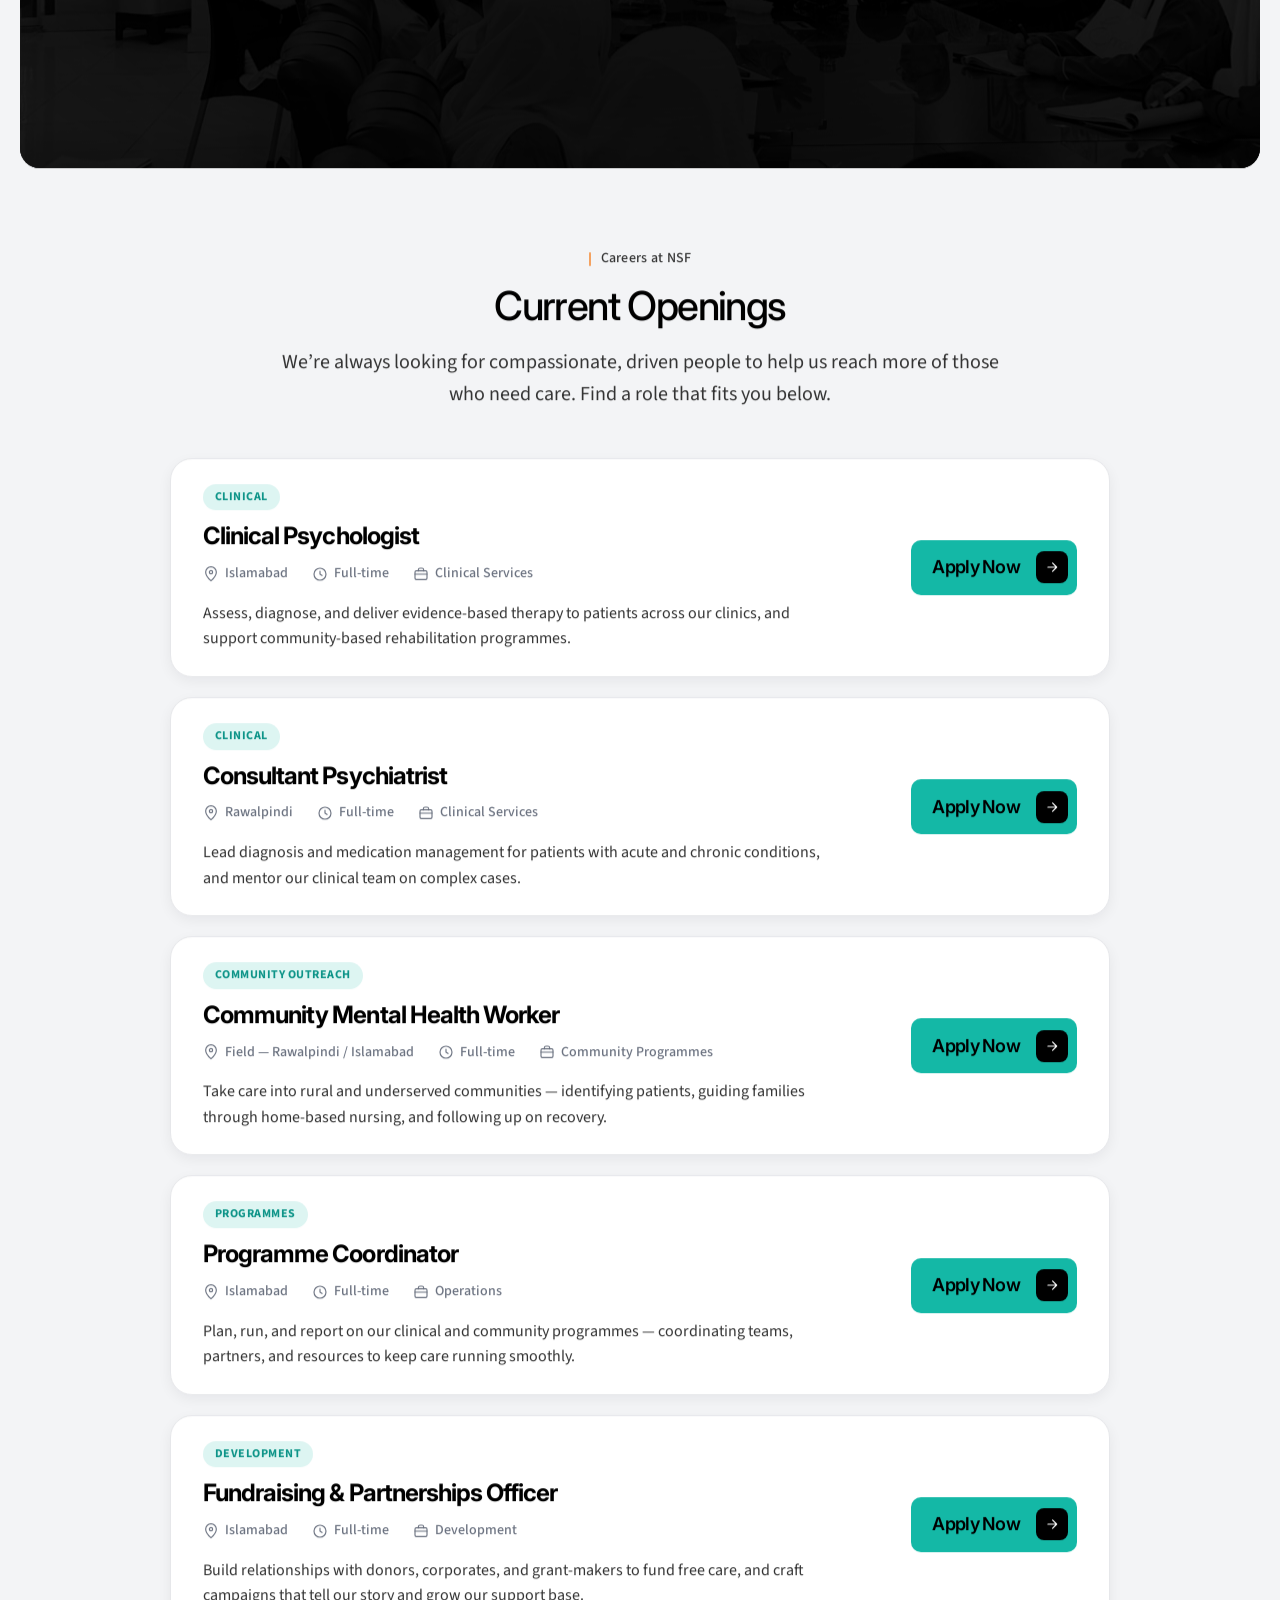
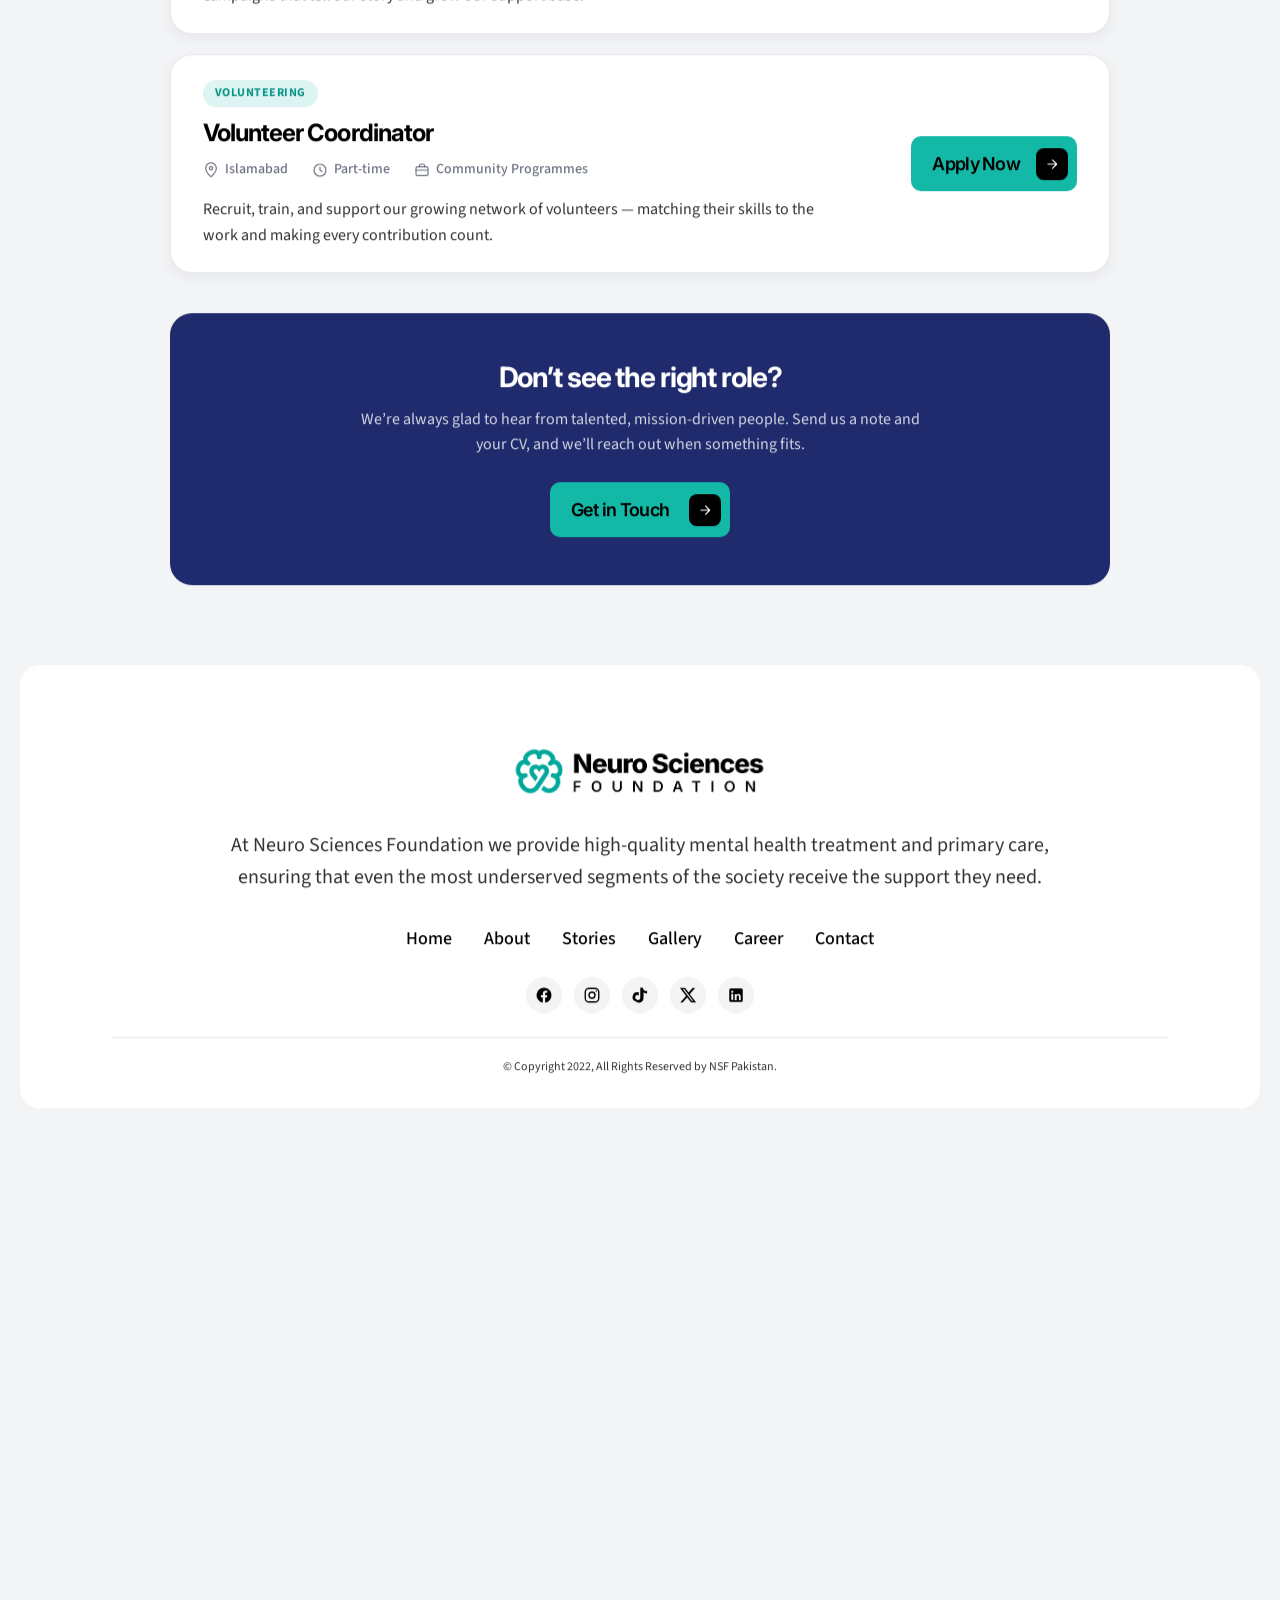
<file: careers.html>
<!DOCTYPE html>
<html lang="en">
<head>
  <meta charset="UTF-8" />
  <meta name="viewport" content="width=device-width, initial-scale=1.0" />
  <title>Careers — Neuro Sciences Foundation</title>
  <meta name="description" content="Join Neuro Sciences Foundation. Explore current vacancies and help bring free, dignified mental health care to communities across Pakistan." />
  <link rel="preconnect" href="https://fonts.googleapis.com" />
  <link rel="preconnect" href="https://fonts.gstatic.com" crossorigin />
  <link href="https://fonts.googleapis.com/css2?family=Inter:wght@400;500;600;700;800;900&family=Source+Sans+3:wght@300;400;500;600;700&display=swap" rel="stylesheet" />
  <link rel="stylesheet" href="styles.css" />
</head>
<body class="page-careers">

  <!-- SVG icon sprite -->
  <svg width="0" height="0" style="position:absolute" aria-hidden="true">
    <defs>
      <symbol id="i-arrow" viewBox="0 0 24 24"><path fill="none" stroke="currentColor" stroke-width="2" stroke-linecap="round" stroke-linejoin="round" d="M5 12h14m-6-7 7 7-7 7"/></symbol>
      <symbol id="i-pin" viewBox="0 0 24 24"><path fill="none" stroke="currentColor" stroke-width="1.7" stroke-linecap="round" stroke-linejoin="round" d="M12 22s8-7 8-13a8 8 0 0 0-16 0c0 6 8 13 8 13z"/><circle cx="12" cy="9" r="2.5" fill="none" stroke="currentColor" stroke-width="1.7"/></symbol>
      <symbol id="i-clock" viewBox="0 0 24 24"><circle cx="12" cy="12" r="9" fill="none" stroke="currentColor" stroke-width="1.7"/><path d="M12 7.5V12l3 2" fill="none" stroke="currentColor" stroke-width="1.7" stroke-linecap="round" stroke-linejoin="round"/></symbol>
      <symbol id="i-briefcase" viewBox="0 0 24 24"><rect x="3" y="7" width="18" height="13" rx="2" fill="none" stroke="currentColor" stroke-width="1.7"/><path d="M8 7V5.5A2.5 2.5 0 0 1 10.5 3h3A2.5 2.5 0 0 1 16 5.5V7M3 12h18" fill="none" stroke="currentColor" stroke-width="1.7" stroke-linecap="round" stroke-linejoin="round"/></symbol>
      <symbol id="i-fb" viewBox="0 0 24 24"><path fill="currentColor" d="M22 12a10 10 0 1 0-11.6 9.9V14.9H7.9V12h2.5V9.8c0-2.5 1.5-3.9 3.8-3.9 1.1 0 2.2.2 2.2.2v2.5h-1.3c-1.2 0-1.6.8-1.6 1.6V12h2.8l-.5 2.9h-2.3v7A10 10 0 0 0 22 12z"/></symbol>
      <symbol id="i-ig" viewBox="0 0 24 24"><rect x="3" y="3" width="18" height="18" rx="5" fill="none" stroke="currentColor" stroke-width="1.8"/><circle cx="12" cy="12" r="4" fill="none" stroke="currentColor" stroke-width="1.8"/><circle cx="17.5" cy="6.5" r="1" fill="currentColor"/></symbol>
      <symbol id="i-li" viewBox="0 0 24 24"><path fill="currentColor" d="M19 3a2 2 0 0 1 2 2v14a2 2 0 0 1-2 2H5a2 2 0 0 1-2-2V5a2 2 0 0 1 2-2h14zM8.3 18.3v-8H5.7v8h2.6zM7 9.1a1.5 1.5 0 1 0 0-3 1.5 1.5 0 0 0 0 3zm11.3 9.2v-4.4c0-2.4-1.3-3.5-3-3.5a2.6 2.6 0 0 0-2.4 1.3v-1.1H10.3v8h2.6v-4.4c0-1.2.6-1.9 1.6-1.9.9 0 1.4.6 1.4 1.9v4.4h2.4z"/></symbol>
      <symbol id="i-tiktok" viewBox="0 0 24 24"><path fill="currentColor" d="M19.59 6.69a4.83 4.83 0 0 1-3.77-4.25V2h-3.45v13.67a2.89 2.89 0 0 1-5.2 1.74 2.89 2.89 0 1 1 3.19-4.78V8.13a6.84 6.84 0 0 0-1-.07A6.34 6.34 0 0 0 5.8 20.1a6.34 6.34 0 0 0 10.86-4.43V8.27a8.16 8.16 0 0 0 4.77 1.52v-3.4a4.85 4.85 0 0 1-1.84-.1z"/></symbol>
      <symbol id="i-x" viewBox="0 0 24 24"><path fill="currentColor" d="M18.244 2.25h3.308l-7.227 8.26 8.502 11.24H16.17l-5.214-6.817L4.99 21.75H1.68l7.73-8.835L1.254 2.25H8.08l4.713 6.231zm-1.161 17.52h1.833L7.084 4.126H5.117z"/></symbol>
    </defs>
  </svg>

  <!-- HERO -->
  <section class="hero hero--gallery">
    <header class="site-header">
      <div class="container header__inner">
        <a href="index.html" class="logo" aria-label="Neuro Sciences Foundation">
          <img class="logo__img" src="Assets%20Home%20page/Logo.png" alt="Neuro Sciences Foundation" />
        </a>

        <nav class="main-nav" aria-label="Primary">
          <ul>
            <li><a href="index.html">Home</a></li>
            <li><a href="about.html">About</a></li>
            <li><a href="stories.html">Stories</a></li>
            <li><a href="gallery.html">Gallery</a></li>
            <li><a href="careers.html" class="is-active">Career</a></li>
            <li><a href="contact.html">Contact</a></li>
          </ul>
          <a href="donate.html" class="btn btn--donate main-nav__cta">
            Donate Now
            <svg class="btn__icon"><use href="#i-arrow"/></svg>
          </a>
        </nav>

        <a href="donate.html" class="btn btn--donate header__cta">
          Donate Now
          <svg class="btn__icon"><use href="#i-arrow"/></svg>
        </a>

        <button class="nav-toggle" aria-label="Open menu" aria-expanded="false">
          <span></span><span></span><span></span>
        </button>
      </div>
    </header>

    <div class="container hero-gallery__inner">
      <h1 class="hero-gallery__title">
        Do Work That<br>
        Changes Lives.
      </h1>
      <p class="hero-gallery__lead">
        Join a team bringing free, dignified mental health care to communities
        across Pakistan &mdash; explore our current openings below.
      </p>
      <p class="hero-gallery__sub">Your skills. Their recovery.</p>
    </div>
  </section>

  <!-- CAREERS -->
  <section class="careers section" id="careers">
    <div class="container">
      <p class="eyebrow eyebrow--center">Careers at NSF</p>
      <h2 class="section__title section__title--center">Current Openings</h2>
      <p class="section__lead section__lead--center careers__intro">
        We&rsquo;re always looking for compassionate, driven people to help us reach
        more of those who need care. Find a role that fits you below.
      </p>

      <div class="job-list">

        <article class="job-card">
          <div class="job-card__body">
            <span class="job-card__tag">Clinical</span>
            <h3 class="job-card__title">Clinical Psychologist</h3>
            <div class="job-card__meta">
              <span><svg><use href="#i-pin"/></svg> Islamabad</span>
              <span><svg><use href="#i-clock"/></svg> Full-time</span>
              <span><svg><use href="#i-briefcase"/></svg> Clinical Services</span>
            </div>
            <p class="job-card__desc">
              Assess, diagnose, and deliver evidence-based therapy to patients across our clinics,
              and support community-based rehabilitation programmes.
            </p>
          </div>
          <button type="button" class="btn btn--teal job-card__apply" data-apply-open>
            Apply Now <svg class="btn__icon"><use href="#i-arrow"/></svg>
          </button>
        </article>

        <article class="job-card">
          <div class="job-card__body">
            <span class="job-card__tag">Clinical</span>
            <h3 class="job-card__title">Consultant Psychiatrist</h3>
            <div class="job-card__meta">
              <span><svg><use href="#i-pin"/></svg> Rawalpindi</span>
              <span><svg><use href="#i-clock"/></svg> Full-time</span>
              <span><svg><use href="#i-briefcase"/></svg> Clinical Services</span>
            </div>
            <p class="job-card__desc">
              Lead diagnosis and medication management for patients with acute and chronic
              conditions, and mentor our clinical team on complex cases.
            </p>
          </div>
          <button type="button" class="btn btn--teal job-card__apply" data-apply-open>
            Apply Now <svg class="btn__icon"><use href="#i-arrow"/></svg>
          </button>
        </article>

        <article class="job-card">
          <div class="job-card__body">
            <span class="job-card__tag">Community Outreach</span>
            <h3 class="job-card__title">Community Mental Health Worker</h3>
            <div class="job-card__meta">
              <span><svg><use href="#i-pin"/></svg> Field &mdash; Rawalpindi / Islamabad</span>
              <span><svg><use href="#i-clock"/></svg> Full-time</span>
              <span><svg><use href="#i-briefcase"/></svg> Community Programmes</span>
            </div>
            <p class="job-card__desc">
              Take care into rural and underserved communities &mdash; identifying patients,
              guiding families through home-based nursing, and following up on recovery.
            </p>
          </div>
          <button type="button" class="btn btn--teal job-card__apply" data-apply-open>
            Apply Now <svg class="btn__icon"><use href="#i-arrow"/></svg>
          </button>
        </article>

        <article class="job-card">
          <div class="job-card__body">
            <span class="job-card__tag">Programmes</span>
            <h3 class="job-card__title">Programme Coordinator</h3>
            <div class="job-card__meta">
              <span><svg><use href="#i-pin"/></svg> Islamabad</span>
              <span><svg><use href="#i-clock"/></svg> Full-time</span>
              <span><svg><use href="#i-briefcase"/></svg> Operations</span>
            </div>
            <p class="job-card__desc">
              Plan, run, and report on our clinical and community programmes &mdash; coordinating
              teams, partners, and resources to keep care running smoothly.
            </p>
          </div>
          <button type="button" class="btn btn--teal job-card__apply" data-apply-open>
            Apply Now <svg class="btn__icon"><use href="#i-arrow"/></svg>
          </button>
        </article>

        <article class="job-card">
          <div class="job-card__body">
            <span class="job-card__tag">Development</span>
            <h3 class="job-card__title">Fundraising &amp; Partnerships Officer</h3>
            <div class="job-card__meta">
              <span><svg><use href="#i-pin"/></svg> Islamabad</span>
              <span><svg><use href="#i-clock"/></svg> Full-time</span>
              <span><svg><use href="#i-briefcase"/></svg> Development</span>
            </div>
            <p class="job-card__desc">
              Build relationships with donors, corporates, and grant-makers to fund free care,
              and craft campaigns that tell our story and grow our support base.
            </p>
          </div>
          <button type="button" class="btn btn--teal job-card__apply" data-apply-open>
            Apply Now <svg class="btn__icon"><use href="#i-arrow"/></svg>
          </button>
        </article>

        <article class="job-card">
          <div class="job-card__body">
            <span class="job-card__tag">Volunteering</span>
            <h3 class="job-card__title">Volunteer Coordinator</h3>
            <div class="job-card__meta">
              <span><svg><use href="#i-pin"/></svg> Islamabad</span>
              <span><svg><use href="#i-clock"/></svg> Part-time</span>
              <span><svg><use href="#i-briefcase"/></svg> Community Programmes</span>
            </div>
            <p class="job-card__desc">
              Recruit, train, and support our growing network of volunteers &mdash; matching their
              skills to the work and making every contribution count.
            </p>
          </div>
          <button type="button" class="btn btn--teal job-card__apply" data-apply-open>
            Apply Now <svg class="btn__icon"><use href="#i-arrow"/></svg>
          </button>
        </article>

      </div>

      <div class="careers__open">
        <h3>Don&rsquo;t see the right role?</h3>
        <p>
          We&rsquo;re always glad to hear from talented, mission-driven people. Send us a note
          and your CV, and we&rsquo;ll reach out when something fits.
        </p>
        <a href="contact.html" class="btn btn--teal btn--lg">
          Get in Touch <svg class="btn__icon"><use href="#i-arrow"/></svg>
        </a>
      </div>
    </div>
  </section>

  <!-- ============================================================
       APPLY MODAL — opens from any [data-apply-open] trigger
       ============================================================ -->
  <div class="donate-modal apply-modal" id="applyModal" role="dialog" aria-modal="true" aria-labelledby="applyModalTitle" hidden>
    <div class="donate-modal__backdrop" data-apply-close></div>
    <div class="donate-modal__dialog donate-modal__dialog--sm" role="document">
      <button class="donate-modal__close" type="button" aria-label="Close" data-apply-close>
        <svg viewBox="0 0 24 24" aria-hidden="true">
          <path fill="none" stroke="currentColor" stroke-width="2" stroke-linecap="round" d="M6 6l12 12M18 6L6 18"/>
        </svg>
      </button>

      <header class="donate-modal__header">
        <p class="eyebrow">Apply Now</p>
        <h2 class="donate-modal__title" id="applyModalTitle">Apply for this Role</h2>
        <p class="donate-modal__lead">Share your details and CV, and our team will get back to you.</p>
      </header>

      <form class="appt-form" onsubmit="return false;">
        <label>
          <span>Position</span>
          <input type="text" name="position" id="applyPosition" readonly>
        </label>

        <div class="appt-form__row">
          <label>
            <span>Full name</span>
            <input type="text" name="name" placeholder="Your full name" required>
          </label>
          <label>
            <span>Phone</span>
            <input type="tel" name="phone" placeholder="03xx-xxxxxxx" required>
          </label>
        </div>

        <label>
          <span>Email</span>
          <input type="email" name="email" placeholder="you@example.com" required>
        </label>

        <div class="appt-form__row">
          <label>
            <span>City</span>
            <input type="text" name="city" placeholder="Your city">
          </label>
          <label>
            <span>Years of experience</span>
            <input type="text" name="experience" placeholder="e.g. 3 years">
          </label>
        </div>

        <label>
          <span>Upload CV (PDF or Word)</span>
          <input type="file" name="cv" accept=".pdf,.doc,.docx">
        </label>

        <label>
          <span>Cover note (optional)</span>
          <textarea name="cover" rows="3" placeholder="Tell us why you'd be a great fit"></textarea>
        </label>

        <button type="submit" class="btn btn--teal btn--lg appt-form__submit">
          Submit Application
          <svg class="btn__icon"><use href="#i-arrow"/></svg>
        </button>
        <p class="appt-form__note">We&rsquo;ll review your application and reach out within a few working days.</p>
      </form>
    </div>
  </div>

  <!-- FOOTER -->
  <footer class="site-footer">
    <div class="container">
      <a href="index.html" class="logo logo--center site-footer__logo" aria-label="Neuro Sciences Foundation">
        <img src="Assets%20Home%20page/Logo.png" alt="Neuro Sciences Foundation">
      </a>

      <p class="site-footer__intro">
        At Neuro Sciences Foundation we provide high-quality mental health treatment and primary care,
        ensuring that even the most underserved segments of the society receive the support they need.
      </p>

      <nav class="footer-nav" aria-label="Footer">
        <ul>
          <li><a href="index.html">Home</a></li>
          <li><a href="about.html">About</a></li>
          <li><a href="stories.html">Stories</a></li>
          <li><a href="gallery.html">Gallery</a></li>
          <li><a href="careers.html">Career</a></li>
          <li><a href="contact.html">Contact</a></li>
        </ul>
      </nav>

      <ul class="socials" aria-label="Social media">
        <li><a href="https://www.facebook.com/people/Neuro-Sciences-Foundation/61589567104282/" target="_blank" rel="noopener" aria-label="Facebook"><svg><use href="#i-fb"/></svg></a></li>
        <li><a href="https://www.instagram.com/neuro_sciences_foundation" target="_blank" rel="noopener" aria-label="Instagram"><svg><use href="#i-ig"/></svg></a></li>
        <li><a href="https://www.tiktok.com/@nsf_pakistan" target="_blank" rel="noopener" aria-label="TikTok"><svg><use href="#i-tiktok"/></svg></a></li>
        <li><a href="https://x.com/nsf_pakistann?s=20" target="_blank" rel="noopener" aria-label="X (Twitter)"><svg><use href="#i-x"/></svg></a></li>
        <li><a href="https://www.linkedin.com/company/121993945/" target="_blank" rel="noopener" aria-label="LinkedIn"><svg><use href="#i-li"/></svg></a></li>
      </ul>

      <p class="site-footer__copy">© Copyright 2022, All Rights Reserved by NSF Pakistan.</p>
    </div>
  </footer>

  <script>
    /* ---------- Hamburger ---------- */
    document.querySelector('.nav-toggle')?.addEventListener('click', function () {
      const open = this.getAttribute('aria-expanded') === 'true';
      this.setAttribute('aria-expanded', String(!open));
      document.querySelector('.main-nav').classList.toggle('is-open');
    });

    /* ---------- Mobile: hide nav on scroll down, show on scroll up ---------- */
    (function () {
      const header = document.querySelector('.site-header');
      if (!header) return;
      const mq = window.matchMedia('(max-width: 1023px)');
      if (mq.matches && header.parentElement !== document.body) document.body.appendChild(header);
      let lastY = window.scrollY;
      let ticking = false;
      const DELTA = 6;
      function update() {
        ticking = false;
        if (!mq.matches) { header.classList.remove('is-hidden'); return; }
        if (document.querySelector('.main-nav.is-open')) { header.classList.remove('is-hidden'); lastY = window.scrollY; return; }
        const y = window.scrollY;
        if (Math.abs(y - lastY) < DELTA) return;
        if (y > lastY && y > 90) header.classList.add('is-hidden');
        else                     header.classList.remove('is-hidden');
        lastY = y;
      }
      window.addEventListener('scroll', () => {
        if (!ticking) { requestAnimationFrame(update); ticking = true; }
      }, { passive: true });
    })();

    /* ---------- Hero title: word-by-word reveal ---------- */
    (function () {
      const title = document.querySelector('.hero-gallery__title');
      if (!title) return;
      const stepMs = 90;
      let wordIndex = 0;

      const nodes = Array.from(title.childNodes);
      const frag = document.createDocumentFragment();
      nodes.forEach((node) => {
        if (node.nodeType === Node.TEXT_NODE) {
          const text = node.textContent.replace(/\s+/g, ' ');
          const parts = text.split(' ');
          parts.forEach((w, i) => {
            const trimmed = w;
            if (!trimmed.length) return;
            const span = document.createElement('span');
            span.className = 'gallery-word';
            span.textContent = trimmed;
            span.style.setProperty('--word-delay', `${(wordIndex * stepMs) / 1000}s`);
            wordIndex++;
            frag.appendChild(span);
            if (i < parts.length - 1) frag.appendChild(document.createTextNode(' '));
          });
        } else if (node.nodeName === 'BR') {
          frag.appendChild(document.createElement('br'));
        } else {
          frag.appendChild(node.cloneNode(true));
        }
      });
      title.innerHTML = '';
      title.appendChild(frag);

      const lead = document.querySelector('.hero-gallery__lead');
      if (lead) {
        const leadDelay = ((wordIndex * stepMs) / 1000) + 0.25;
        lead.style.setProperty('--lead-delay', `${leadDelay}s`);

        const sub = document.querySelector('.hero-gallery__sub');
        if (sub) sub.style.setProperty('--sub-delay', `${leadDelay + 0.3}s`);
      }
    })();

    /* ---------- Scroll reveal (matches homepage) ---------- */
    (function () {
      const reduce = window.matchMedia('(prefers-reduced-motion: reduce)').matches;
      const sections = document.querySelectorAll('section:not(.hero)');

      const FLATTEN_SELECTOR = ['.container', '.job-list'].join(',');

      sections.forEach((section) => {
        section.classList.add('fade-section');
        let targets = [section];
        let changed = true;
        while (changed) {
          changed = false;
          const next = [];
          targets.forEach((n) => {
            if (n.matches && n.matches(FLATTEN_SELECTOR) && n.children.length > 0) {
              Array.from(n.children).forEach((c) => next.push(c));
              changed = true;
            } else {
              next.push(n);
            }
          });
          targets = next;
        }
        targets.forEach((child, i) => {
          if (child === section) return;
          child.classList.add('fade-child');
          child.style.setProperty('--stagger-delay', `${0.05 + i * 0.04}s`);
        });
      });

      if (reduce || !('IntersectionObserver' in window)) {
        sections.forEach((s) => s.classList.add('in-view'));
        return;
      }
      const io = new IntersectionObserver((entries) => {
        entries.forEach((entry) => {
          if (entry.isIntersecting) {
            entry.target.classList.add('in-view');
            io.unobserve(entry.target);
          }
        });
      }, { threshold: 0, rootMargin: '0px' });
      sections.forEach((s) => io.observe(s));
    })();

    /* ---------- Smooth scroll engine with inertia (transform-based) ---------- */
    (function () {
      const reduce  = window.matchMedia('(prefers-reduced-motion: reduce)').matches;
      const coarse  = window.matchMedia('(pointer: coarse)').matches;
      if (reduce || coarse) return;
      if (window.matchMedia('(max-width: 1023px)').matches) return;

      const scrollContent = document.createElement('div');
      scrollContent.className = 'scroll-content';
      const PIN_OUT = ['#scrollPopup', '#applyModal'];
      const pinned = [];
      PIN_OUT.forEach((sel) => {
        const el = document.querySelector(sel);
        if (el) pinned.push(el);
      });
      Array.from(document.body.childNodes).forEach((node) => {
        if (pinned.includes(node)) return;
        scrollContent.appendChild(node);
      });
      document.body.appendChild(scrollContent);
      pinned.forEach((el) => document.body.appendChild(el));

      const startY = window.scrollY;
      let target  = startY;
      let current = startY;
      const ease  = 0.08;

      function syncBodyHeight() {
        document.body.style.height = scrollContent.offsetHeight + 'px';
      }

      function tick() {
        const delta = target - current;
        if (Math.abs(delta) < 0.05) {
          current = target;
        } else {
          current += delta * ease;
        }
        scrollContent.style.transform = `translate3d(0, ${-current}px, 0)`;
        requestAnimationFrame(tick);
      }

      window.addEventListener('scroll', () => {
        target = window.scrollY;
      }, { passive: true });

      window.addEventListener('resize', syncBodyHeight);
      if ('ResizeObserver' in window) {
        new ResizeObserver(syncBodyHeight).observe(scrollContent);
      }

      syncBodyHeight();
      if (startY > 0) window.scrollTo(0, startY);
      requestAnimationFrame(tick);
    })();

    /* ---------- Cursor ring ---------- */
    (function () {
      const reduce = window.matchMedia('(prefers-reduced-motion: reduce)').matches;
      const coarse = window.matchMedia('(pointer: coarse)').matches;
      if (reduce || coarse) return;

      const ring = document.createElement('div');
      ring.className = 'cursor-ring';
      document.body.appendChild(ring);

      let tx = window.innerWidth / 2;
      let ty = window.innerHeight / 2;
      let cx = tx;
      let cy = ty;
      const ease = 0.14;
      let visible = false;

      window.addEventListener('mousemove', (e) => {
        tx = e.clientX;
        ty = e.clientY;
        if (!visible) {
          cx = tx; cy = ty;
          ring.classList.add('is-visible');
          visible = true;
        }
      }, { passive: true });

      document.addEventListener('mouseleave', () => {
        ring.classList.remove('is-visible');
        visible = false;
      });
      document.addEventListener('mouseenter', () => {
        if (visible) ring.classList.add('is-visible');
      });

      const HOVER_SEL = 'a, button, .btn, .job-card, .nav-toggle';
      document.addEventListener('mouseover', (e) => {
        if (e.target.closest && e.target.closest(HOVER_SEL)) {
          ring.classList.add('is-hover');
        }
      });
      document.addEventListener('mouseout', (e) => {
        if (e.target.closest && e.target.closest(HOVER_SEL)) {
          ring.classList.remove('is-hover');
        }
      });

      function tick() {
        cx += (tx - cx) * ease;
        cy += (ty - cy) * ease;
        ring.style.transform = `translate3d(${cx}px, ${cy}px, 0)`;
        requestAnimationFrame(tick);
      }
      requestAnimationFrame(tick);
    })();

    /* ---------- Apply modal ---------- */
    (function () {
      const modal = document.getElementById('applyModal');
      if (!modal) return;
      const openers = document.querySelectorAll('[data-apply-open]');
      const closers = modal.querySelectorAll('[data-apply-close]');
      const titleEl = document.getElementById('applyModalTitle');
      const posEl   = document.getElementById('applyPosition');
      const defaultTitle = titleEl ? titleEl.textContent : '';
      let lastFocus = null;

      function open(e) {
        if (e) e.preventDefault();
        const trigger = e && e.currentTarget;
        const card = trigger && trigger.closest('.job-card');
        const roleEl = card && card.querySelector('.job-card__title');
        const role = roleEl ? roleEl.textContent.trim() : '';
        if (titleEl) titleEl.textContent = role ? 'Apply — ' + role : defaultTitle;
        if (posEl) posEl.value = role;
        lastFocus = document.activeElement;
        modal.hidden = false;
        document.body.style.overflow = 'hidden';
        requestAnimationFrame(() => modal.classList.add('is-open'));
        const closeBtn = modal.querySelector('.donate-modal__close');
        if (closeBtn) closeBtn.focus();
      }
      function close() {
        modal.classList.remove('is-open');
        document.body.style.overflow = '';
        setTimeout(() => { modal.hidden = true; }, 220);
        if (lastFocus && lastFocus.focus) lastFocus.focus();
      }

      openers.forEach(b => b.addEventListener('click', open));
      closers.forEach(b => b.addEventListener('click', close));
      document.addEventListener('keydown', e => {
        if (e.key === 'Escape' && !modal.hidden) close();
      });
    })();
  </script>
</body>
</html>
</file>
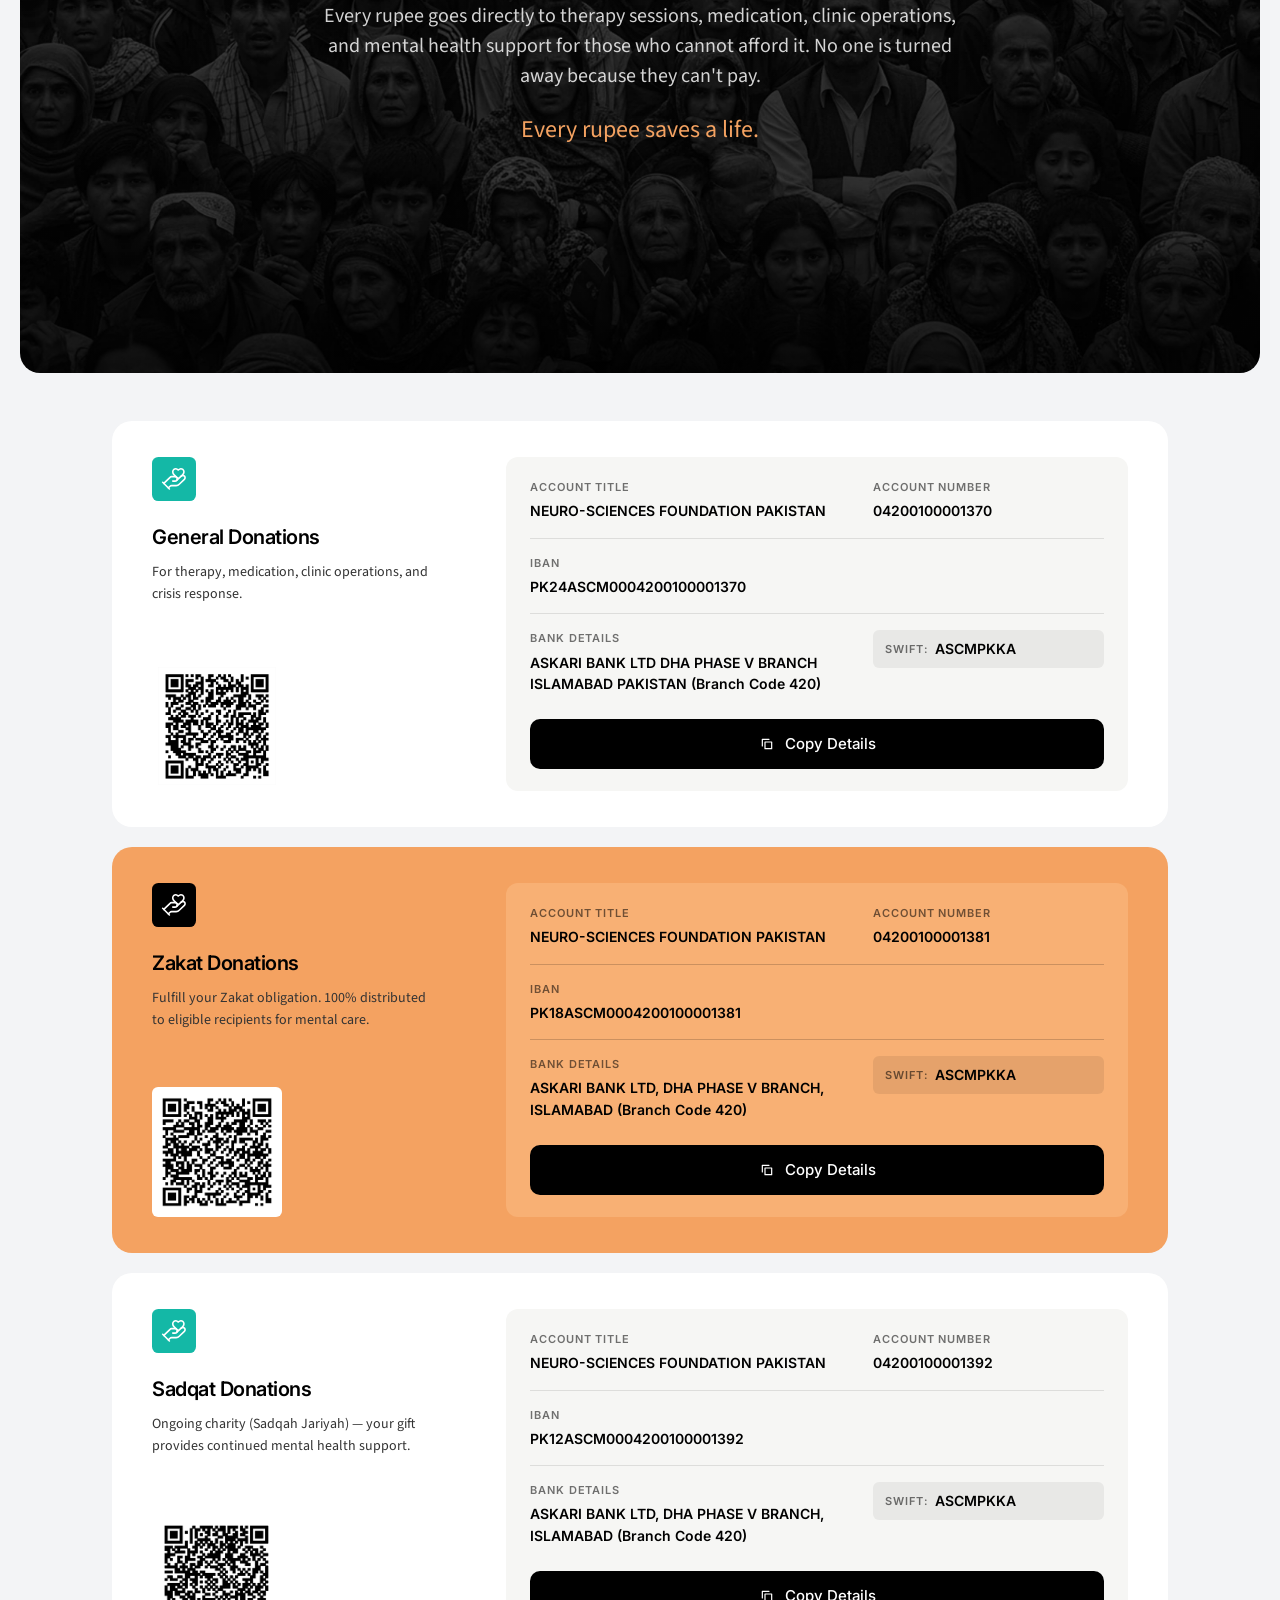
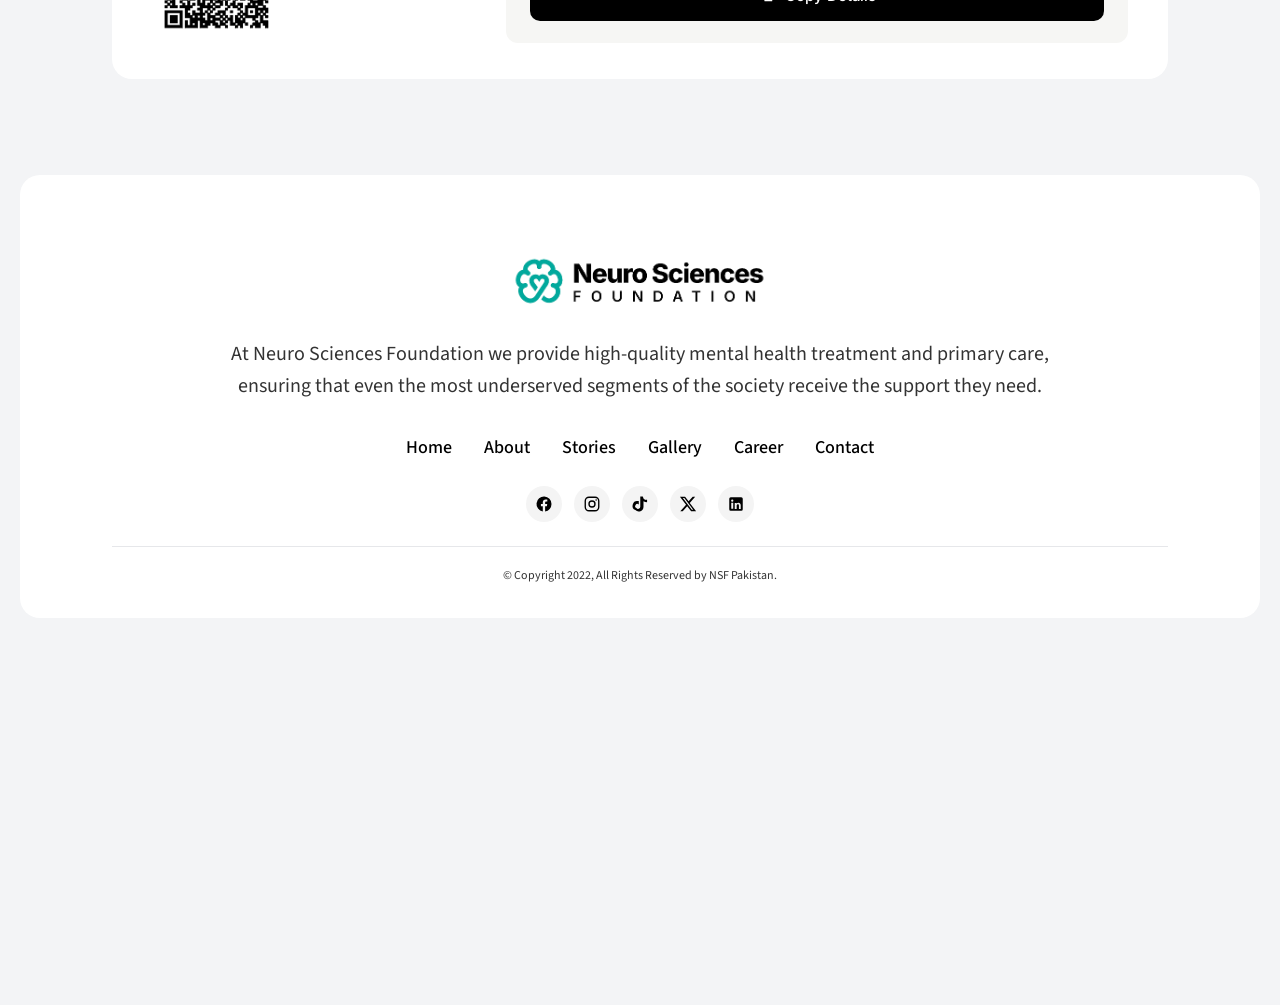
<file: donate.html>
<!DOCTYPE html>
<html lang="en">
<head>
  <meta charset="UTF-8" />
  <meta name="viewport" content="width=device-width, initial-scale=1.0" />
  <title>Donate Now — Neuro Sciences Foundation</title>
  <meta name="description" content="Your donation funds therapy, medication, clinics, and crisis support for those who cannot afford it. No one is turned away." />
  <link rel="preconnect" href="https://fonts.googleapis.com" />
  <link rel="preconnect" href="https://fonts.gstatic.com" crossorigin />
  <link href="https://fonts.googleapis.com/css2?family=Inter:wght@400;500;600;700;800;900&family=Source+Sans+3:wght@300;400;500;600;700&display=swap" rel="stylesheet" />
  <link rel="stylesheet" href="styles.css" />
</head>
<body class="page-donate">

  <!-- ============================================================
       SVG ICON SPRITE
       ============================================================ -->
  <svg width="0" height="0" style="position:absolute" aria-hidden="true">
    <defs>
      <symbol id="i-arrow" viewBox="0 0 24 24"><path fill="none" stroke="currentColor" stroke-width="2" stroke-linecap="round" stroke-linejoin="round" d="M5 12h14m-6-7 7 7-7 7"/></symbol>
      <symbol id="i-heart" viewBox="0 0 24 24"><path fill="none" stroke="currentColor" stroke-width="2" stroke-linecap="round" stroke-linejoin="round" d="M12 21s-8-4.5-8-11.5A5.5 5.5 0 0 1 12 5a5.5 5.5 0 0 1 8 4.5C20 16.5 12 21 12 21z"/></symbol>
      <symbol id="i-copy" viewBox="0 0 24 24"><path fill="none" stroke="currentColor" stroke-width="1.8" stroke-linecap="round" stroke-linejoin="round" d="M9 9h10v10H9z"/><path fill="none" stroke="currentColor" stroke-width="1.8" stroke-linecap="round" stroke-linejoin="round" d="M5 15V5h10"/></symbol>
      <symbol id="i-fb" viewBox="0 0 24 24"><path fill="currentColor" d="M22 12a10 10 0 1 0-11.6 9.9V14.9H7.9V12h2.5V9.8c0-2.5 1.5-3.9 3.8-3.9 1.1 0 2.2.2 2.2.2v2.5h-1.3c-1.2 0-1.6.8-1.6 1.6V12h2.8l-.5 2.9h-2.3v7A10 10 0 0 0 22 12z"/></symbol>
      <symbol id="i-ig" viewBox="0 0 24 24"><rect x="3" y="3" width="18" height="18" rx="5" fill="none" stroke="currentColor" stroke-width="1.8"/><circle cx="12" cy="12" r="4" fill="none" stroke="currentColor" stroke-width="1.8"/><circle cx="17.5" cy="6.5" r="1" fill="currentColor"/></symbol>
      <symbol id="i-li" viewBox="0 0 24 24"><path fill="currentColor" d="M19 3a2 2 0 0 1 2 2v14a2 2 0 0 1-2 2H5a2 2 0 0 1-2-2V5a2 2 0 0 1 2-2h14zM8.3 18.3v-8H5.7v8h2.6zM7 9.1a1.5 1.5 0 1 0 0-3 1.5 1.5 0 0 0 0 3zm11.3 9.2v-4.4c0-2.4-1.3-3.5-3-3.5a2.6 2.6 0 0 0-2.4 1.3v-1.1H10.3v8h2.6v-4.4c0-1.2.6-1.9 1.6-1.9.9 0 1.4.6 1.4 1.9v4.4h2.4z"/></symbol>
      <symbol id="i-tiktok" viewBox="0 0 24 24"><path fill="currentColor" d="M19.59 6.69a4.83 4.83 0 0 1-3.77-4.25V2h-3.45v13.67a2.89 2.89 0 0 1-5.2 1.74 2.89 2.89 0 1 1 3.19-4.78V8.13a6.84 6.84 0 0 0-1-.07A6.34 6.34 0 0 0 5.8 20.1a6.34 6.34 0 0 0 10.86-4.43V8.27a8.16 8.16 0 0 0 4.77 1.52v-3.4a4.85 4.85 0 0 1-1.84-.1z"/></symbol>
      <symbol id="i-x" viewBox="0 0 24 24"><path fill="currentColor" d="M18.244 2.25h3.308l-7.227 8.26 8.502 11.24H16.17l-5.214-6.817L4.99 21.75H1.68l7.73-8.835L1.254 2.25H8.08l4.713 6.231zm-1.161 17.52h1.833L7.084 4.126H5.117z"/></symbol>
    </defs>
  </svg>

  <!-- ============================================================
       HERO
       ============================================================ -->
  <section class="hero hero--donate">
    <header class="site-header">
      <div class="container header__inner">
        <a href="index.html" class="logo" aria-label="Neuro Sciences Foundation">
          <img class="logo__img" src="Assets%20Home%20page/Logo.png" alt="Neuro Sciences Foundation" />
        </a>

        <nav class="main-nav" aria-label="Primary">
          <ul>
            <li><a href="index.html">Home</a></li>
            <li><a href="about.html">About</a></li>
            <li><a href="stories.html">Stories</a></li>
            <li><a href="gallery.html">Gallery</a></li>
            <li><a href="careers.html">Career</a></li>
            <li><a href="contact.html">Contact</a></li>
          </ul>
          <a href="#donate" class="btn btn--donate main-nav__cta">
            Donate Now
            <svg class="btn__icon"><use href="#i-arrow"/></svg>
          </a>
        </nav>

        <a href="#donate" class="btn btn--donate header__cta">
          Donate Now
          <svg class="btn__icon"><use href="#i-arrow"/></svg>
        </a>

        <button class="nav-toggle" aria-label="Open menu" aria-expanded="false">
          <span></span><span></span><span></span>
        </button>
      </div>
    </header>

    <div class="container hero-donate__inner">
      <h1 class="hero-donate__title">Your donation saves lives.</h1>
      <p class="hero-donate__lead">
        Every rupee goes directly to therapy sessions, medication, clinic operations,
        and mental health support for those who cannot afford it. No one is turned
        away because they can't pay.
      </p>
      <p class="hero-donate__sub">Every rupee saves a life.</p>
    </div>
  </section>

  <!-- ============================================================
       DONATION CARDS
       ============================================================ -->
  <section class="donate-list section" id="donate">
    <div class="container">

      <!-- ====== General Donations ====== -->
      <article class="donation-card donation-card--white">
        <div class="donation-card__left">
          <img class="donation-card__icon" src="Donate%20Page/Green.svg" alt="">
          <h3 class="donation-card__title">General Donations</h3>
          <p class="donation-card__desc">For therapy, medication, clinic operations, and crisis response.</p>
          <img class="donation-card__qr" src="Assets%20Home%20page/Donation%20Page/General.png" alt="QR code for General Donations">
        </div>
        <div class="donation-card__right">
          <div class="donation-card__row">
            <div class="donation-card__field">
              <span class="donation-card__label">ACCOUNT TITLE</span>
              <span class="donation-card__value">NEURO-SCIENCES FOUNDATION PAKISTAN</span>
            </div>
            <div class="donation-card__field">
              <span class="donation-card__label">ACCOUNT NUMBER</span>
              <span class="donation-card__value">04200100001370</span>
            </div>
          </div>
          <hr class="donation-card__rule">
          <div class="donation-card__row">
            <div class="donation-card__field donation-card__field--full">
              <span class="donation-card__label">IBAN</span>
              <span class="donation-card__value">PK24ASCM0004200100001370</span>
            </div>
          </div>
          <hr class="donation-card__rule">
          <div class="donation-card__row">
            <div class="donation-card__field">
              <span class="donation-card__label">BANK DETAILS</span>
              <span class="donation-card__value">ASKARI BANK LTD DHA PHASE V BRANCH ISLAMABAD PAKISTAN (Branch Code 420)</span>
            </div>
            <div class="donation-card__field donation-card__field--swift">
              <span class="donation-card__label">SWIFT:</span>
              <span class="donation-card__value">ASCMPKKA</span>
            </div>
          </div>
          <button class="donation-card__copy" type="button" data-copy='{"title":"NEURO-SCIENCES FOUNDATION PAKISTAN","account":"04200100001370","iban":"PK24ASCM0004200100001370","bank":"ASKARI BANK LTD DHA PHASE V BRANCH ISLAMABAD PAKISTAN (Branch Code 420)","swift":"ASCMPKKA"}'>
            <svg viewBox="0 0 24 24" aria-hidden="true"><use href="#i-copy"/></svg>
            Copy Details
          </button>
        </div>
      </article>

      <!-- ====== Zakat Donations (orange) ====== -->
      <article class="donation-card donation-card--orange">
        <div class="donation-card__left">
          <img class="donation-card__icon" src="Donate%20Page/Black.svg" alt="">
          <h3 class="donation-card__title">Zakat Donations</h3>
          <p class="donation-card__desc">Fulfill your Zakat obligation. 100% distributed to eligible recipients for mental care.</p>
          <img class="donation-card__qr" src="Assets%20Home%20page/Donation%20Page/zakat.png" alt="QR code for Zakat Donations">
        </div>
        <div class="donation-card__right">
          <div class="donation-card__row">
            <div class="donation-card__field">
              <span class="donation-card__label">ACCOUNT TITLE</span>
              <span class="donation-card__value">NEURO-SCIENCES FOUNDATION PAKISTAN</span>
            </div>
            <div class="donation-card__field">
              <span class="donation-card__label">ACCOUNT NUMBER</span>
              <span class="donation-card__value">04200100001381</span>
            </div>
          </div>
          <hr class="donation-card__rule">
          <div class="donation-card__row">
            <div class="donation-card__field donation-card__field--full">
              <span class="donation-card__label">IBAN</span>
              <span class="donation-card__value">PK18ASCM0004200100001381</span>
            </div>
          </div>
          <hr class="donation-card__rule">
          <div class="donation-card__row">
            <div class="donation-card__field">
              <span class="donation-card__label">BANK DETAILS</span>
              <span class="donation-card__value">ASKARI BANK LTD, DHA PHASE V BRANCH, ISLAMABAD (Branch Code 420)</span>
            </div>
            <div class="donation-card__field donation-card__field--swift">
              <span class="donation-card__label">SWIFT:</span>
              <span class="donation-card__value">ASCMPKKA</span>
            </div>
          </div>
          <button class="donation-card__copy" type="button" data-copy='{"title":"NEURO-SCIENCES FOUNDATION PAKISTAN","account":"04200100001381","iban":"PK18ASCM0004200100001381","bank":"ASKARI BANK LTD, DHA PHASE V BRANCH, ISLAMABAD (Branch Code 420)","swift":"ASCMPKKA"}'>
            <svg viewBox="0 0 24 24" aria-hidden="true"><use href="#i-copy"/></svg>
            Copy Details
          </button>
        </div>
      </article>

      <!-- ====== Sadqat Donations ====== -->
      <article class="donation-card donation-card--white">
        <div class="donation-card__left">
          <img class="donation-card__icon" src="Donate%20Page/Green.svg" alt="">
          <h3 class="donation-card__title">Sadqat Donations</h3>
          <p class="donation-card__desc">Ongoing charity (Sadqah Jariyah) — your gift provides continued mental health support.</p>
          <img class="donation-card__qr" src="Assets%20Home%20page/Donation%20Page/Sadqat.png" alt="QR code for Sadqat Donations">
        </div>
        <div class="donation-card__right">
          <div class="donation-card__row">
            <div class="donation-card__field">
              <span class="donation-card__label">ACCOUNT TITLE</span>
              <span class="donation-card__value">NEURO-SCIENCES FOUNDATION PAKISTAN</span>
            </div>
            <div class="donation-card__field">
              <span class="donation-card__label">ACCOUNT NUMBER</span>
              <span class="donation-card__value">04200100001392</span>
            </div>
          </div>
          <hr class="donation-card__rule">
          <div class="donation-card__row">
            <div class="donation-card__field donation-card__field--full">
              <span class="donation-card__label">IBAN</span>
              <span class="donation-card__value">PK12ASCM0004200100001392</span>
            </div>
          </div>
          <hr class="donation-card__rule">
          <div class="donation-card__row">
            <div class="donation-card__field">
              <span class="donation-card__label">BANK DETAILS</span>
              <span class="donation-card__value">ASKARI BANK LTD, DHA PHASE V BRANCH, ISLAMABAD (Branch Code 420)</span>
            </div>
            <div class="donation-card__field donation-card__field--swift">
              <span class="donation-card__label">SWIFT:</span>
              <span class="donation-card__value">ASCMPKKA</span>
            </div>
          </div>
          <button class="donation-card__copy" type="button" data-copy='{"title":"NEURO-SCIENCES FOUNDATION PAKISTAN","account":"04200100001392","iban":"PK12ASCM0004200100001392","bank":"ASKARI BANK LTD, DHA PHASE V BRANCH, ISLAMABAD (Branch Code 420)","swift":"ASCMPKKA"}'>
            <svg viewBox="0 0 24 24" aria-hidden="true"><use href="#i-copy"/></svg>
            Copy Details
          </button>
        </div>
      </article>

    </div>
  </section>

  <!-- ============================================================
       FOOTER
       ============================================================ -->
  <footer class="site-footer">
    <div class="container">
      <a href="index.html" class="logo logo--center site-footer__logo" aria-label="Neuro Sciences Foundation">
        <img src="Assets%20Home%20page/Logo.png" alt="Neuro Sciences Foundation">
      </a>

      <p class="site-footer__intro">
        At Neuro Sciences Foundation we provide high-quality mental health treatment and primary care,
        ensuring that even the most underserved segments of the society receive the support they need.
      </p>

      <nav class="footer-nav" aria-label="Footer">
        <ul>
          <li><a href="index.html">Home</a></li>
          <li><a href="about.html">About</a></li>
          <li><a href="stories.html">Stories</a></li>
          <li><a href="gallery.html">Gallery</a></li>
          <li><a href="careers.html">Career</a></li>
          <li><a href="contact.html">Contact</a></li>
        </ul>
      </nav>

      <ul class="socials" aria-label="Social media">
        <li><a href="https://www.facebook.com/people/Neuro-Sciences-Foundation/61589567104282/" target="_blank" rel="noopener" aria-label="Facebook"><svg><use href="#i-fb"/></svg></a></li>
        <li><a href="https://www.instagram.com/neuro_sciences_foundation" target="_blank" rel="noopener" aria-label="Instagram"><svg><use href="#i-ig"/></svg></a></li>
        <li><a href="https://www.tiktok.com/@nsf_pakistan" target="_blank" rel="noopener" aria-label="TikTok"><svg><use href="#i-tiktok"/></svg></a></li>
        <li><a href="https://x.com/nsf_pakistann?s=20" target="_blank" rel="noopener" aria-label="X (Twitter)"><svg><use href="#i-x"/></svg></a></li>
        <li><a href="https://www.linkedin.com/company/121993945/" target="_blank" rel="noopener" aria-label="LinkedIn"><svg><use href="#i-li"/></svg></a></li>
      </ul>

      <p class="site-footer__copy">© Copyright 2022, All Rights Reserved by NSF Pakistan.</p>
    </div>
  </footer>

  <script>
    /* ---------- Hamburger ---------- */
    document.querySelector('.nav-toggle')?.addEventListener('click', function () {
      const open = this.getAttribute('aria-expanded') === 'true';
      this.setAttribute('aria-expanded', String(!open));
      document.querySelector('.main-nav').classList.toggle('is-open');
    });

    /* ---------- Mobile: hide nav on scroll down, show on scroll up ---------- */
    (function () {
      const header = document.querySelector('.site-header');
      if (!header) return;
      const mq = window.matchMedia('(max-width: 1023px)');
      // On mobile the header is position:fixed; lift it out of the hero (an
      // isolated stacking context) to <body> so it paints over page content.
      if (mq.matches && header.parentElement !== document.body) document.body.appendChild(header);
      let lastY = window.scrollY;
      let ticking = false;
      const DELTA = 6;
      function update() {
        ticking = false;
        if (!mq.matches) { header.classList.remove('is-hidden'); return; }
        // Keep the bar visible whenever the mobile menu is open.
        if (document.querySelector('.main-nav.is-open')) { header.classList.remove('is-hidden'); lastY = window.scrollY; return; }
        const y = window.scrollY;
        if (Math.abs(y - lastY) < DELTA) return;
        if (y > lastY && y > 90) header.classList.add('is-hidden');   // scrolling down
        else                     header.classList.remove('is-hidden'); // scrolling up
        lastY = y;
      }
      window.addEventListener('scroll', () => {
        if (!ticking) { requestAnimationFrame(update); ticking = true; }
      }, { passive: true });
    })();

    /* ---------- Copy Details: copies the card's bank info ---------- */
    (function () {
      document.querySelectorAll('.donation-card__copy').forEach((btn) => {
        btn.addEventListener('click', () => {
          let data = {};
          try { data = JSON.parse(btn.getAttribute('data-copy') || '{}'); } catch (e) {}
          const text = [
            data.title  ? 'Account Title: '  + data.title   : null,
            data.account? 'Account Number: ' + data.account : null,
            data.iban   ? 'IBAN: '           + data.iban    : null,
            data.bank   ? 'Bank: '           + data.bank    : null,
            data.swift  ? 'SWIFT: '          + data.swift   : null
          ].filter(Boolean).join('\n');
          if (!text) return;
          if (navigator.clipboard && navigator.clipboard.writeText) {
            navigator.clipboard.writeText(text).then(() => flash(btn, 'Copied!'));
          } else {
            const ta = document.createElement('textarea');
            ta.value = text;
            document.body.appendChild(ta);
            ta.select();
            try { document.execCommand('copy'); flash(btn, 'Copied!'); } catch (e) {}
            document.body.removeChild(ta);
          }
        });
      });
      function flash(btn, msg) {
        const original = btn.innerHTML;
        btn.textContent = msg;
        setTimeout(() => { btn.innerHTML = original; }, 1500);
      }
    })();

    /* ---------- Scroll reveal (matches homepage/about) ---------- */
    (function () {
      const reduce = window.matchMedia('(prefers-reduced-motion: reduce)').matches;
      const sections = document.querySelectorAll('section:not(.hero)');

      const FLATTEN_SELECTOR = ['.container', '.donation-card', '.donation-card__left', '.donation-card__right'].join(',');

      sections.forEach((section) => {
        section.classList.add('fade-section');
        let targets = [section];
        let changed = true;
        while (changed) {
          changed = false;
          const next = [];
          targets.forEach((n) => {
            if (n.matches && n.matches(FLATTEN_SELECTOR) && n.children.length > 0) {
              Array.from(n.children).forEach((c) => next.push(c));
              changed = true;
            } else {
              next.push(n);
            }
          });
          targets = next;
        }
        targets.forEach((child, i) => {
          if (child === section) return;
          child.classList.add('fade-child');
          child.style.setProperty('--stagger-delay', `${0.05 + i * 0.07}s`);
        });
      });

      if (reduce || !('IntersectionObserver' in window)) {
        sections.forEach((s) => s.classList.add('in-view'));
        return;
      }
      const io = new IntersectionObserver((entries) => {
        entries.forEach((entry) => {
          if (entry.isIntersecting) {
            entry.target.classList.add('in-view');
            io.unobserve(entry.target);
          }
        });
      }, { threshold: 0, rootMargin: '0px' });
      sections.forEach((s) => io.observe(s));
    })();

    /* ---------- Smooth scroll (matches homepage/about) ---------- */
    (function () {
      const reduce = window.matchMedia('(prefers-reduced-motion: reduce)').matches;
      const coarse = window.matchMedia('(pointer: coarse)').matches;
      if (reduce || coarse) return;

      // Skip the transform-based smooth scroll at mobile widths too, so the
      // fixed mobile header pins to the viewport instead of this wrapper.
      if (window.matchMedia('(max-width: 1023px)').matches) return;

      const scrollContent = document.createElement('div');
      scrollContent.className = 'scroll-content';
      const PIN_OUT = ['#scrollPopup'];
      const pinned = [];
      PIN_OUT.forEach((sel) => {
        const el = document.querySelector(sel);
        if (el) pinned.push(el);
      });
      Array.from(document.body.childNodes).forEach((node) => {
        if (pinned.includes(node)) return;
        scrollContent.appendChild(node);
      });
      document.body.appendChild(scrollContent);
      pinned.forEach((el) => document.body.appendChild(el));

      const startY = window.scrollY;
      let target = startY, current = startY;
      const ease = 0.08;
      function syncBodyHeight() { document.body.style.height = scrollContent.offsetHeight + 'px'; }
      function tick() {
        const delta = target - current;
        if (Math.abs(delta) < 0.05) current = target;
        else current += delta * ease;
        scrollContent.style.transform = `translate3d(0, ${-current}px, 0)`;
        requestAnimationFrame(tick);
      }
      window.addEventListener('scroll', () => { target = window.scrollY; }, { passive: true });
      window.addEventListener('resize', syncBodyHeight);
      if ('ResizeObserver' in window) new ResizeObserver(syncBodyHeight).observe(scrollContent);
      syncBodyHeight();
      if (startY > 0) window.scrollTo(0, startY);
      requestAnimationFrame(tick);
    })();

    /* ---------- Cursor ring (matches homepage/about) ---------- */
    (function () {
      const reduce = window.matchMedia('(prefers-reduced-motion: reduce)').matches;
      const coarse = window.matchMedia('(pointer: coarse)').matches;
      if (reduce || coarse) return;
      const ring = document.createElement('div');
      ring.className = 'cursor-ring';
      document.body.appendChild(ring);
      let tx = innerWidth / 2, ty = innerHeight / 2, cx = tx, cy = ty;
      const ease = 0.14;
      let visible = false;
      window.addEventListener('mousemove', (e) => {
        tx = e.clientX; ty = e.clientY;
        if (!visible) { cx = tx; cy = ty; ring.classList.add('is-visible'); visible = true; }
      }, { passive: true });
      document.addEventListener('mouseleave', () => { ring.classList.remove('is-visible'); visible = false; });
      document.addEventListener('mouseenter', () => { if (visible) ring.classList.add('is-visible'); });
      const HOVER_SEL = 'a, button, .btn, input, textarea, label, .donation-card, .donation-card__copy, .nav-toggle';
      document.addEventListener('mouseover', (e) => { if (e.target.closest && e.target.closest(HOVER_SEL)) ring.classList.add('is-hover'); });
      document.addEventListener('mouseout',  (e) => { if (e.target.closest && e.target.closest(HOVER_SEL)) ring.classList.remove('is-hover'); });
      function tick() {
        cx += (tx - cx) * ease;
        cy += (ty - cy) * ease;
        ring.style.transform = `translate3d(${cx}px, ${cy}px, 0)`;
        requestAnimationFrame(tick);
      }
      requestAnimationFrame(tick);
    })();
  </script>
</body>
</html>
</file>
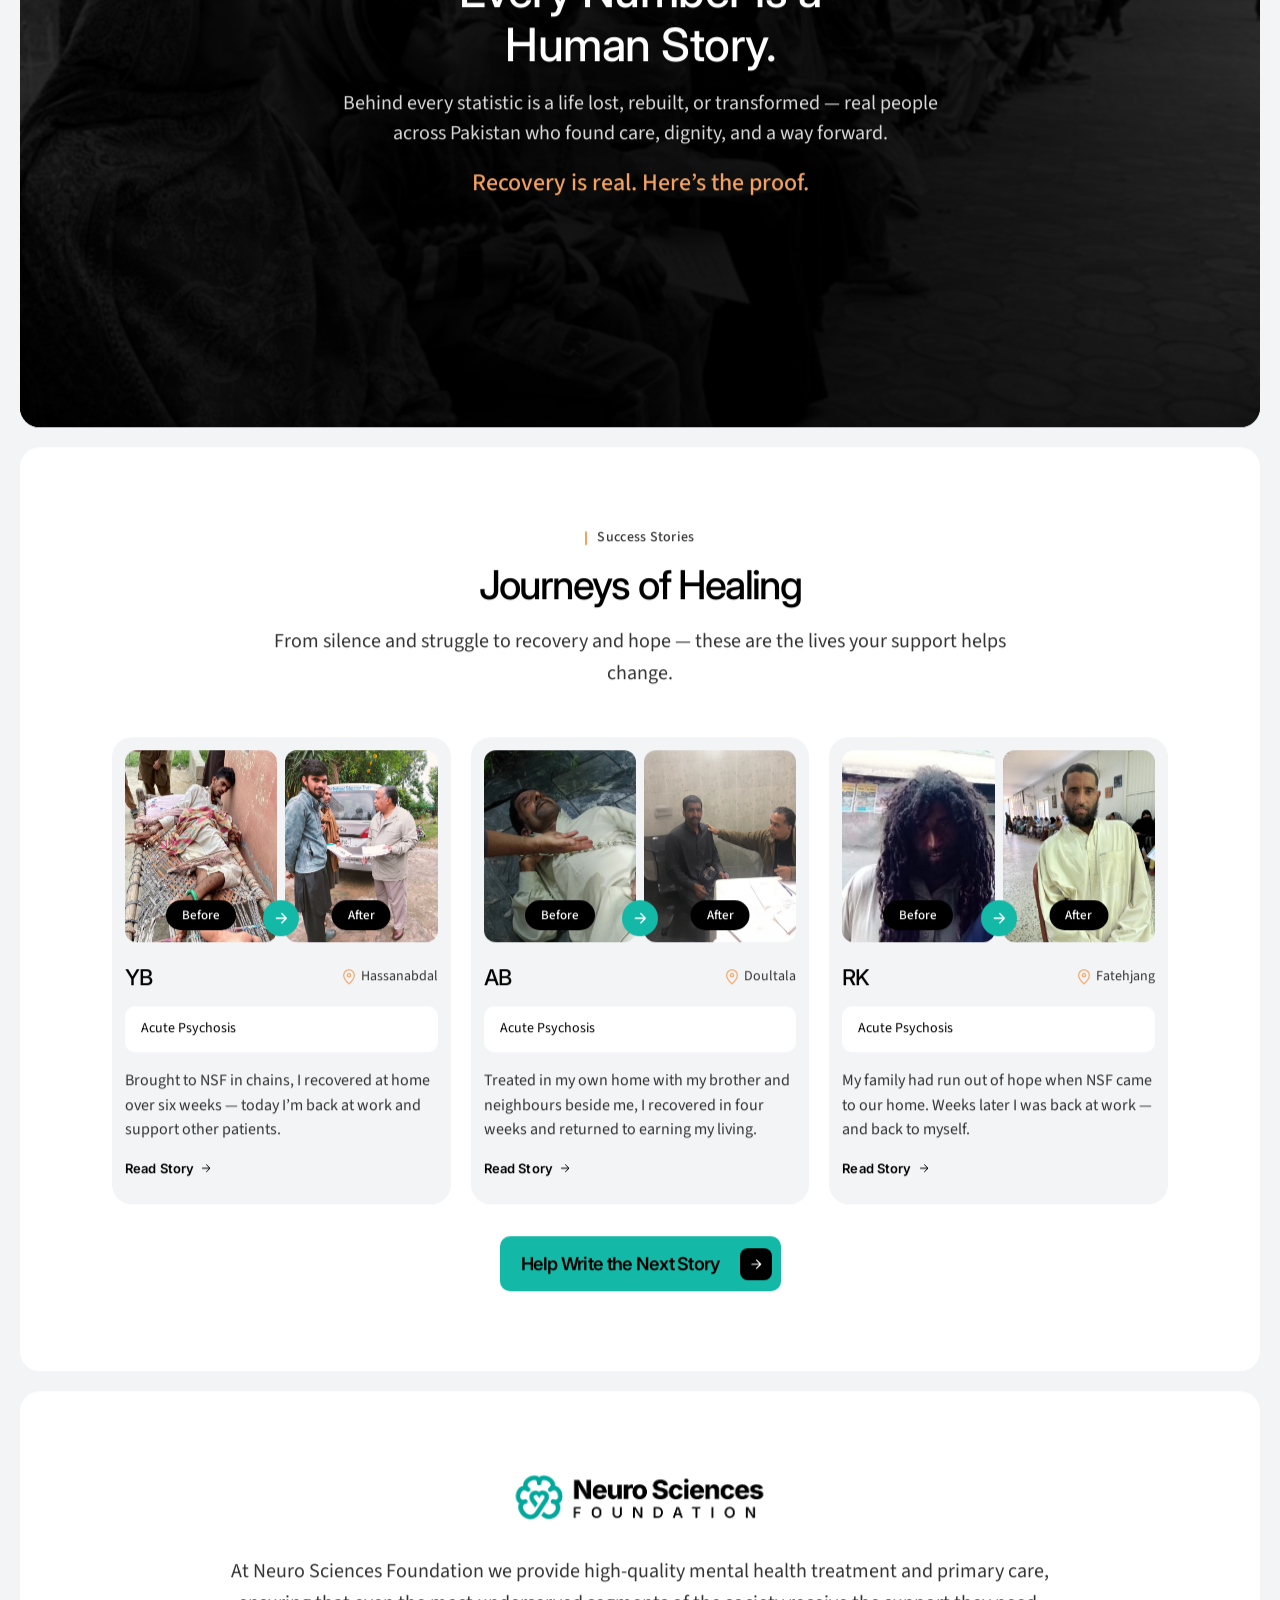
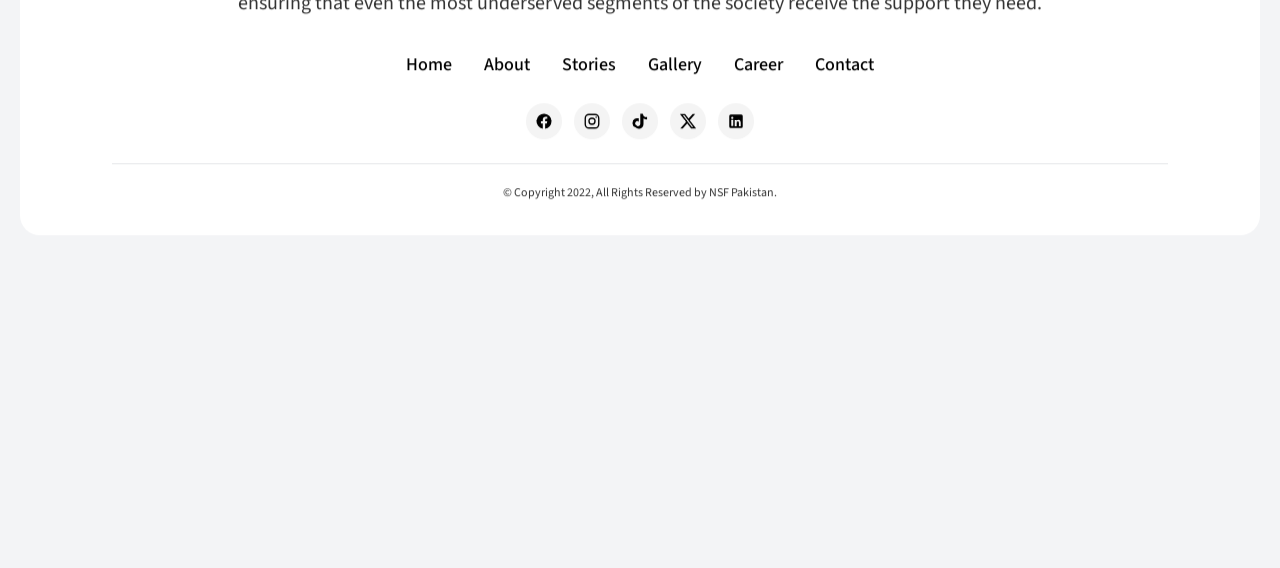
<file: stories.html>
<!DOCTYPE html>
<html lang="en">
<head>
  <meta charset="UTF-8" />
  <meta name="viewport" content="width=device-width, initial-scale=1.0" />
  <title>Success Stories — Neuro Sciences Foundation</title>
  <meta name="description" content="Real journeys of recovery — people across Pakistan who rebuilt their lives with free mental health care from NSF." />
  <link rel="preconnect" href="https://fonts.googleapis.com" />
  <link rel="preconnect" href="https://fonts.gstatic.com" crossorigin />
  <link href="https://fonts.googleapis.com/css2?family=Inter:wght@400;500;600;700;800;900&family=Source+Sans+3:wght@300;400;500;600;700&display=swap" rel="stylesheet" />
  <link rel="stylesheet" href="styles.css" />
</head>
<body class="page-stories">

  <!-- SVG icon sprite -->
  <svg width="0" height="0" style="position:absolute" aria-hidden="true">
    <defs>
      <symbol id="i-arrow" viewBox="0 0 24 24"><path fill="none" stroke="currentColor" stroke-width="2" stroke-linecap="round" stroke-linejoin="round" d="M5 12h14m-6-7 7 7-7 7"/></symbol>
      <symbol id="i-image" viewBox="0 0 24 24"><rect x="3" y="4" width="18" height="16" rx="2" fill="none" stroke="currentColor" stroke-width="1.6"/><circle cx="8.5" cy="9.5" r="1.6" fill="none" stroke="currentColor" stroke-width="1.6"/><path d="M4 17l5-5 4 4 3-3 4 4" fill="none" stroke="currentColor" stroke-width="1.6" stroke-linecap="round" stroke-linejoin="round"/></symbol>
      <symbol id="i-pin" viewBox="0 0 24 24"><path fill="none" stroke="currentColor" stroke-width="1.7" stroke-linecap="round" stroke-linejoin="round" d="M12 22s8-7 8-13a8 8 0 0 0-16 0c0 6 8 13 8 13z"/><circle cx="12" cy="9" r="2.5" fill="none" stroke="currentColor" stroke-width="1.7"/></symbol>
      <symbol id="i-phone" viewBox="0 0 24 24"><path fill="none" stroke="currentColor" stroke-width="1.7" stroke-linecap="round" stroke-linejoin="round" d="M22 17v3a2 2 0 0 1-2.2 2 19 19 0 0 1-8.3-3 18.7 18.7 0 0 1-6-6A19 19 0 0 1 2.5 4.2 2 2 0 0 1 4.5 2H7a2 2 0 0 1 2 1.7c.1 1 .3 2 .6 3a2 2 0 0 1-.5 2L8 9.7a16 16 0 0 0 6 6l1-1a2 2 0 0 1 2.1-.5c1 .3 2 .5 3 .6A2 2 0 0 1 22 17z"/></symbol>
      <symbol id="i-fb" viewBox="0 0 24 24"><path fill="currentColor" d="M22 12a10 10 0 1 0-11.6 9.9V14.9H7.9V12h2.5V9.8c0-2.5 1.5-3.9 3.8-3.9 1.1 0 2.2.2 2.2.2v2.5h-1.3c-1.2 0-1.6.8-1.6 1.6V12h2.8l-.5 2.9h-2.3v7A10 10 0 0 0 22 12z"/></symbol>
      <symbol id="i-ig" viewBox="0 0 24 24"><rect x="3" y="3" width="18" height="18" rx="5" fill="none" stroke="currentColor" stroke-width="1.8"/><circle cx="12" cy="12" r="4" fill="none" stroke="currentColor" stroke-width="1.8"/><circle cx="17.5" cy="6.5" r="1" fill="currentColor"/></symbol>
      <symbol id="i-li" viewBox="0 0 24 24"><path fill="currentColor" d="M19 3a2 2 0 0 1 2 2v14a2 2 0 0 1-2 2H5a2 2 0 0 1-2-2V5a2 2 0 0 1 2-2h14zM8.3 18.3v-8H5.7v8h2.6zM7 9.1a1.5 1.5 0 1 0 0-3 1.5 1.5 0 0 0 0 3zm11.3 9.2v-4.4c0-2.4-1.3-3.5-3-3.5a2.6 2.6 0 0 0-2.4 1.3v-1.1H10.3v8h2.6v-4.4c0-1.2.6-1.9 1.6-1.9.9 0 1.4.6 1.4 1.9v4.4h2.4z"/></symbol>
      <symbol id="i-tiktok" viewBox="0 0 24 24"><path fill="currentColor" d="M19.59 6.69a4.83 4.83 0 0 1-3.77-4.25V2h-3.45v13.67a2.89 2.89 0 0 1-5.2 1.74 2.89 2.89 0 1 1 3.19-4.78V8.13a6.84 6.84 0 0 0-1-.07A6.34 6.34 0 0 0 5.8 20.1a6.34 6.34 0 0 0 10.86-4.43V8.27a8.16 8.16 0 0 0 4.77 1.52v-3.4a4.85 4.85 0 0 1-1.84-.1z"/></symbol>
      <symbol id="i-x" viewBox="0 0 24 24"><path fill="currentColor" d="M18.244 2.25h3.308l-7.227 8.26 8.502 11.24H16.17l-5.214-6.817L4.99 21.75H1.68l7.73-8.835L1.254 2.25H8.08l4.713 6.231zm-1.161 17.52h1.833L7.084 4.126H5.117z"/></symbol>
    </defs>
  </svg>

  <!-- HERO -->
  <section class="hero hero--gallery">
    <header class="site-header">
      <div class="container header__inner">
        <a href="index.html" class="logo" aria-label="Neuro Sciences Foundation">
          <img class="logo__img" src="Assets%20Home%20page/Logo.png" alt="Neuro Sciences Foundation" />
        </a>

        <nav class="main-nav" aria-label="Primary">
          <ul>
            <li><a href="index.html">Home</a></li>
            <li><a href="about.html">About</a></li>
            <li><a href="stories.html" class="is-active">Stories</a></li>
            <li><a href="gallery.html">Gallery</a></li>
            <li><a href="careers.html">Career</a></li>
            <li><a href="contact.html">Contact</a></li>
          </ul>
          <a href="donate.html" class="btn btn--donate main-nav__cta">
            Donate Now
            <svg class="btn__icon"><use href="#i-arrow"/></svg>
          </a>
        </nav>

        <a href="donate.html" class="btn btn--donate header__cta">
          Donate Now
          <svg class="btn__icon"><use href="#i-arrow"/></svg>
        </a>

        <button class="nav-toggle" aria-label="Open menu" aria-expanded="false">
          <span></span><span></span><span></span>
        </button>
      </div>
    </header>

    <div class="container hero-gallery__inner">
      <h1 class="hero-gallery__title">
        Every Number is a<br>
        Human Story.
      </h1>
      <p class="hero-gallery__lead">
        Behind every statistic is a life lost, rebuilt, or transformed &mdash; real people
        across Pakistan who found care, dignity, and a way forward.
      </p>
      <p class="hero-gallery__sub">Recovery is real. Here&rsquo;s the proof.</p>
    </div>
  </section>

  <!-- STORIES -->
  <section class="stories section" id="stories">
    <div class="container">
      <p class="eyebrow eyebrow--center">Success Stories</p>
      <h2 class="section__title section__title--center">Journeys of Healing</h2>
      <p class="section__lead section__lead--center">
        From silence and struggle to recovery and hope &mdash; these are the lives your support helps change.
      </p>

      <div class="stories__grid">
        <article class="story-card">
          <div class="story-card__images">
            <figure class="story-card__before">
              <img src="Assets%20Home%20page/Success%20Stories%20images/1before.png" alt="">
              <figcaption>Before</figcaption>
            </figure>
            <figure class="story-card__after">
              <img src="Assets%20Home%20page/Success%20Stories%20images/1after.png" alt="">
              <figcaption>After</figcaption>
            </figure>
            <span class="story-card__arrow" aria-hidden="true"><svg><use href="#i-arrow"/></svg></span>
          </div>
          <div class="story-card__head">
            <h3>YB</h3>
            <span class="story-card__loc"><svg class="story-card__pin"><use href="#i-pin"/></svg> Hassanabdal</span>
          </div>
          <span class="story-card__tag">Acute Psychosis</span>
          <p class="story-card__excerpt">
            Brought to NSF in chains, I recovered at home over six weeks &mdash; today I&rsquo;m back at work and support other patients.
          </p>
          <a href="story?id=yb" class="story-card__link">
            Read Story <svg class="story-card__link-icon"><use href="#i-arrow"/></svg>
          </a>
        </article>

        <article class="story-card">
          <div class="story-card__images">
            <figure class="story-card__before">
              <img src="Assets%20Home%20page/Success%20Stories%20images/2before.png" alt="">
              <figcaption>Before</figcaption>
            </figure>
            <figure class="story-card__after">
              <img src="Assets%20Home%20page/Success%20Stories%20images/2after.png" alt="">
              <figcaption>After</figcaption>
            </figure>
            <span class="story-card__arrow" aria-hidden="true"><svg><use href="#i-arrow"/></svg></span>
          </div>
          <div class="story-card__head">
            <h3>AB</h3>
            <span class="story-card__loc"><svg class="story-card__pin"><use href="#i-pin"/></svg> Doultala</span>
          </div>
          <span class="story-card__tag">Acute Psychosis</span>
          <p class="story-card__excerpt">
            Treated in my own home with my brother and neighbours beside me, I recovered in four weeks and returned to earning my living.
          </p>
          <a href="story?id=ab" class="story-card__link">
            Read Story <svg class="story-card__link-icon"><use href="#i-arrow"/></svg>
          </a>
        </article>

        <article class="story-card">
          <div class="story-card__images">
            <figure class="story-card__before">
              <img src="Assets%20Home%20page/Success%20Stories%20images/3before.jpeg" alt="">
              <figcaption>Before</figcaption>
            </figure>
            <figure class="story-card__after">
              <img src="Assets%20Home%20page/Success%20Stories%20images/3after.jpeg" alt="">
              <figcaption>After</figcaption>
            </figure>
            <span class="story-card__arrow" aria-hidden="true"><svg><use href="#i-arrow"/></svg></span>
          </div>
          <div class="story-card__head">
            <h3>RK</h3>
            <span class="story-card__loc"><svg class="story-card__pin"><use href="#i-pin"/></svg> Fatehjang</span>
          </div>
          <span class="story-card__tag">Acute Psychosis</span>
          <p class="story-card__excerpt">
            My family had run out of hope when NSF came to our home. Weeks later I was back at work &mdash; and back to myself.
          </p>
          <a href="story?id=rk" class="story-card__link">
            Read Story <svg class="story-card__link-icon"><use href="#i-arrow"/></svg>
          </a>
        </article>
      </div>

      <div class="stories__cta">
        <a href="donate.html" class="btn btn--teal btn--lg" data-donate-open>
          Help Write the Next Story
          <svg class="btn__icon"><use href="#i-arrow"/></svg>
        </a>
      </div>
    </div>
  </section>

  <!-- FOOTER -->
  <footer class="site-footer">
    <div class="container">
      <a href="index.html" class="logo logo--center site-footer__logo" aria-label="Neuro Sciences Foundation">
        <img src="Assets%20Home%20page/Logo.png" alt="Neuro Sciences Foundation">
      </a>

      <p class="site-footer__intro">
        At Neuro Sciences Foundation we provide high-quality mental health treatment and primary care,
        ensuring that even the most underserved segments of the society receive the support they need.
      </p>

      <nav class="footer-nav" aria-label="Footer">
        <ul>
          <li><a href="index.html">Home</a></li>
          <li><a href="about.html">About</a></li>
          <li><a href="stories.html">Stories</a></li>
          <li><a href="gallery.html">Gallery</a></li>
          <li><a href="careers.html">Career</a></li>
          <li><a href="contact.html">Contact</a></li>
        </ul>
      </nav>

      <ul class="socials" aria-label="Social media">
        <li><a href="https://www.facebook.com/people/Neuro-Sciences-Foundation/61589567104282/" target="_blank" rel="noopener" aria-label="Facebook"><svg><use href="#i-fb"/></svg></a></li>
        <li><a href="https://www.instagram.com/neuro_sciences_foundation" target="_blank" rel="noopener" aria-label="Instagram"><svg><use href="#i-ig"/></svg></a></li>
        <li><a href="https://www.tiktok.com/@nsf_pakistan" target="_blank" rel="noopener" aria-label="TikTok"><svg><use href="#i-tiktok"/></svg></a></li>
        <li><a href="https://x.com/nsf_pakistann?s=20" target="_blank" rel="noopener" aria-label="X (Twitter)"><svg><use href="#i-x"/></svg></a></li>
        <li><a href="https://www.linkedin.com/company/121993945/" target="_blank" rel="noopener" aria-label="LinkedIn"><svg><use href="#i-li"/></svg></a></li>
      </ul>

      <p class="site-footer__copy">© Copyright 2022, All Rights Reserved by NSF Pakistan.</p>
    </div>
  </footer>

  <!-- ============================================================
       DONATE MODAL — opens from any [data-donate-open] trigger
       ============================================================ -->
  <div class="donate-modal" id="donateModal" role="dialog" aria-modal="true" aria-labelledby="donateModalTitle" hidden>
    <div class="donate-modal__backdrop" data-donate-close></div>
    <div class="donate-modal__dialog" role="document">
      <button class="donate-modal__close" type="button" aria-label="Close" data-donate-close>
        <svg viewBox="0 0 24 24" aria-hidden="true">
          <path fill="none" stroke="currentColor" stroke-width="2" stroke-linecap="round" d="M6 6l12 12M18 6L6 18"/>
        </svg>
      </button>

      <header class="donate-modal__header">
        <p class="eyebrow">Support Our Mission</p>
        <h2 class="donate-modal__title" id="donateModalTitle">Donate to Neuro Sciences Foundation</h2>
        <p class="donate-modal__lead">Scan a QR code or use the bank details below. 100% of your donation supports free mental health care.</p>
      </header>

      <div class="donate-modal__grid">
        <!-- General -->
        <article class="donation-card donation-card--white">
          <div class="donation-card__left">
            <img class="donation-card__icon" src="Donate%20Page/Green.svg" alt="">
            <h3 class="donation-card__title">General Donations</h3>
            <p class="donation-card__desc">For therapy, medication, clinic operations, and crisis response.</p>
            <img class="donation-card__qr" src="Assets%20Home%20page/Donation%20Page/General.png" alt="QR code for General Donations">
          </div>
          <div class="donation-card__right">
            <div class="donation-card__row">
              <div class="donation-card__field">
                <span class="donation-card__label">ACCOUNT TITLE</span>
                <span class="donation-card__value">NEURO-SCIENCES FOUNDATION PAKISTAN</span>
              </div>
              <div class="donation-card__field">
                <span class="donation-card__label">ACCOUNT NUMBER</span>
                <span class="donation-card__value">04200100001370</span>
              </div>
            </div>
            <hr class="donation-card__rule">
            <div class="donation-card__row">
              <div class="donation-card__field donation-card__field--full">
                <span class="donation-card__label">IBAN</span>
                <span class="donation-card__value">PK24ASCM0004200100001370</span>
              </div>
            </div>
            <hr class="donation-card__rule">
            <div class="donation-card__row">
              <div class="donation-card__field">
                <span class="donation-card__label">BANK DETAILS</span>
                <span class="donation-card__value">ASKARI BANK LTD DHA PHASE V BRANCH ISLAMABAD PAKISTAN (Branch Code 420)</span>
              </div>
              <div class="donation-card__field donation-card__field--swift">
                <span class="donation-card__label">SWIFT:</span>
                <span class="donation-card__value">ASCMPKKA</span>
              </div>
            </div>
            <button class="donation-card__copy" type="button" data-copy='{"title":"NEURO-SCIENCES FOUNDATION PAKISTAN","account":"04200100001370","iban":"PK24ASCM0004200100001370","bank":"ASKARI BANK LTD DHA PHASE V BRANCH ISLAMABAD PAKISTAN (Branch Code 420)","swift":"ASCMPKKA"}'>
              <svg viewBox="0 0 24 24" aria-hidden="true"><path fill="none" stroke="currentColor" stroke-width="1.8" stroke-linecap="round" stroke-linejoin="round" d="M9 9h10v12H9zM5 15V5h10"/></svg>
              Copy Details
            </button>
          </div>
        </article>

        <!-- Zakat -->
        <article class="donation-card donation-card--orange">
          <div class="donation-card__left">
            <img class="donation-card__icon" src="Donate%20Page/Black.svg" alt="">
            <h3 class="donation-card__title">Zakat Donations</h3>
            <p class="donation-card__desc">Fulfill your Zakat obligation. 100% distributed to eligible recipients for mental care.</p>
            <img class="donation-card__qr" src="Assets%20Home%20page/Donation%20Page/zakat.png" alt="QR code for Zakat Donations">
          </div>
          <div class="donation-card__right">
            <div class="donation-card__row">
              <div class="donation-card__field">
                <span class="donation-card__label">ACCOUNT TITLE</span>
                <span class="donation-card__value">NEURO-SCIENCES FOUNDATION PAKISTAN</span>
              </div>
              <div class="donation-card__field">
                <span class="donation-card__label">ACCOUNT NUMBER</span>
                <span class="donation-card__value">04200100001381</span>
              </div>
            </div>
            <hr class="donation-card__rule">
            <div class="donation-card__row">
              <div class="donation-card__field donation-card__field--full">
                <span class="donation-card__label">IBAN</span>
                <span class="donation-card__value">PK18ASCM0004200100001381</span>
              </div>
            </div>
            <hr class="donation-card__rule">
            <div class="donation-card__row">
              <div class="donation-card__field">
                <span class="donation-card__label">BANK DETAILS</span>
                <span class="donation-card__value">ASKARI BANK LTD, DHA PHASE V BRANCH, ISLAMABAD (Branch Code 420)</span>
              </div>
              <div class="donation-card__field donation-card__field--swift">
                <span class="donation-card__label">SWIFT:</span>
                <span class="donation-card__value">ASCMPKKA</span>
              </div>
            </div>
            <button class="donation-card__copy" type="button" data-copy='{"title":"NEURO-SCIENCES FOUNDATION PAKISTAN","account":"04200100001381","iban":"PK18ASCM0004200100001381","bank":"ASKARI BANK LTD, DHA PHASE V BRANCH, ISLAMABAD (Branch Code 420)","swift":"ASCMPKKA"}'>
              <svg viewBox="0 0 24 24" aria-hidden="true"><path fill="none" stroke="currentColor" stroke-width="1.8" stroke-linecap="round" stroke-linejoin="round" d="M9 9h10v12H9zM5 15V5h10"/></svg>
              Copy Details
            </button>
          </div>
        </article>

        <!-- Sadqat -->
        <article class="donation-card donation-card--white">
          <div class="donation-card__left">
            <img class="donation-card__icon" src="Donate%20Page/Green.svg" alt="">
            <h3 class="donation-card__title">Sadqat Donations</h3>
            <p class="donation-card__desc">Ongoing charity (Sadqah Jariyah) — your gift provides continued mental health support.</p>
            <img class="donation-card__qr" src="Assets%20Home%20page/Donation%20Page/Sadqat.png" alt="QR code for Sadqat Donations">
          </div>
          <div class="donation-card__right">
            <div class="donation-card__row">
              <div class="donation-card__field">
                <span class="donation-card__label">ACCOUNT TITLE</span>
                <span class="donation-card__value">NEURO-SCIENCES FOUNDATION PAKISTAN</span>
              </div>
              <div class="donation-card__field">
                <span class="donation-card__label">ACCOUNT NUMBER</span>
                <span class="donation-card__value">04200100001392</span>
              </div>
            </div>
            <hr class="donation-card__rule">
            <div class="donation-card__row">
              <div class="donation-card__field donation-card__field--full">
                <span class="donation-card__label">IBAN</span>
                <span class="donation-card__value">PK12ASCM0004200100001392</span>
              </div>
            </div>
            <hr class="donation-card__rule">
            <div class="donation-card__row">
              <div class="donation-card__field">
                <span class="donation-card__label">BANK DETAILS</span>
                <span class="donation-card__value">ASKARI BANK LTD, DHA PHASE V BRANCH, ISLAMABAD (Branch Code 420)</span>
              </div>
              <div class="donation-card__field donation-card__field--swift">
                <span class="donation-card__label">SWIFT:</span>
                <span class="donation-card__value">ASCMPKKA</span>
              </div>
            </div>
            <button class="donation-card__copy" type="button" data-copy='{"title":"NEURO-SCIENCES FOUNDATION PAKISTAN","account":"04200100001392","iban":"PK12ASCM0004200100001392","bank":"ASKARI BANK LTD, DHA PHASE V BRANCH, ISLAMABAD (Branch Code 420)","swift":"ASCMPKKA"}'>
              <svg viewBox="0 0 24 24" aria-hidden="true"><path fill="none" stroke="currentColor" stroke-width="1.8" stroke-linecap="round" stroke-linejoin="round" d="M9 9h10v12H9zM5 15V5h10"/></svg>
              Copy Details
            </button>
          </div>
        </article>
      </div>

      <footer class="donate-modal__contact">
        <h4>Need help? Get in touch</h4>
        <ul>
          <li>
            <span class="donate-modal__icon"><svg><use href="#i-pin"/></svg></span>
            <div>
              <strong>Visit Us</strong>
              <p>H#25, St#35, G-14/4, G-14 &mdash; Islamabad</p>
              <p>H#311, St#4, Gulraiz Phase 3 &mdash; Rawalpindi</p>
            </div>
          </li>
          <li>
            <span class="donate-modal__icon"><svg><use href="#i-phone"/></svg></span>
            <div>
              <strong>Call Us</strong>
              <p><a href="tel:+925184445740">051-8444574</a>, <a href="tel:+923008991821">0300-8991821</a> &mdash; Islamabad</p>
              <p><a href="tel:+925155092940">051-5509294</a>, <a href="tel:+923315355043">0331-5355043</a> &mdash; Rawalpindi</p>
            </div>
          </li>
        </ul>
      </footer>
    </div>
  </div>

  <script>
    /* ---------- Hamburger ---------- */
    document.querySelector('.nav-toggle')?.addEventListener('click', function () {
      const open = this.getAttribute('aria-expanded') === 'true';
      this.setAttribute('aria-expanded', String(!open));
      document.querySelector('.main-nav').classList.toggle('is-open');
    });

    /* ---------- Mobile: hide nav on scroll down, show on scroll up ---------- */
    (function () {
      const header = document.querySelector('.site-header');
      if (!header) return;
      const mq = window.matchMedia('(max-width: 1023px)');
      // On mobile the header is position:fixed; lift it out of the hero (an
      // isolated stacking context) to <body> so it paints over page content.
      if (mq.matches && header.parentElement !== document.body) document.body.appendChild(header);
      let lastY = window.scrollY;
      let ticking = false;
      const DELTA = 6;
      function update() {
        ticking = false;
        if (!mq.matches) { header.classList.remove('is-hidden'); return; }
        // Keep the bar visible whenever the mobile menu is open.
        if (document.querySelector('.main-nav.is-open')) { header.classList.remove('is-hidden'); lastY = window.scrollY; return; }
        const y = window.scrollY;
        if (Math.abs(y - lastY) < DELTA) return;
        if (y > lastY && y > 90) header.classList.add('is-hidden');   // scrolling down
        else                     header.classList.remove('is-hidden'); // scrolling up
        lastY = y;
      }
      window.addEventListener('scroll', () => {
        if (!ticking) { requestAnimationFrame(update); ticking = true; }
      }, { passive: true });
    })();

    /* ---------- Hero title: word-by-word reveal ---------- */
    (function () {
      const title = document.querySelector('.hero-gallery__title');
      if (!title) return;
      const stepMs = 90; // delay between successive words
      let wordIndex = 0;

      const nodes = Array.from(title.childNodes);
      const frag = document.createDocumentFragment();
      nodes.forEach((node) => {
        if (node.nodeType === Node.TEXT_NODE) {
          const text = node.textContent.replace(/\s+/g, ' ');
          const parts = text.split(' ');
          parts.forEach((w, i) => {
            const trimmed = w;
            if (!trimmed.length) return;
            const span = document.createElement('span');
            span.className = 'gallery-word';
            span.textContent = trimmed;
            span.style.setProperty('--word-delay', `${(wordIndex * stepMs) / 1000}s`);
            wordIndex++;
            frag.appendChild(span);
            if (i < parts.length - 1) frag.appendChild(document.createTextNode(' '));
          });
        } else if (node.nodeName === 'BR') {
          frag.appendChild(document.createElement('br'));
        } else {
          frag.appendChild(node.cloneNode(true));
        }
      });
      title.innerHTML = '';
      title.appendChild(frag);

      const lead = document.querySelector('.hero-gallery__lead');
      if (lead) {
        const leadDelay = ((wordIndex * stepMs) / 1000) + 0.25;
        lead.style.setProperty('--lead-delay', `${leadDelay}s`);

        const sub = document.querySelector('.hero-gallery__sub');
        if (sub) sub.style.setProperty('--sub-delay', `${leadDelay + 0.3}s`);
      }
    })();

    /* ---------- Scroll reveal (matches homepage) ---------- */
    (function () {
      const reduce = window.matchMedia('(prefers-reduced-motion: reduce)').matches;
      const sections = document.querySelectorAll('section:not(.hero)');

      const FLATTEN_SELECTOR = ['.container', '.stories__grid'].join(',');

      sections.forEach((section) => {
        section.classList.add('fade-section');
        let targets = [section];
        let changed = true;
        while (changed) {
          changed = false;
          const next = [];
          targets.forEach((n) => {
            if (n.matches && n.matches(FLATTEN_SELECTOR) && n.children.length > 0) {
              Array.from(n.children).forEach((c) => next.push(c));
              changed = true;
            } else {
              next.push(n);
            }
          });
          targets = next;
        }
        targets.forEach((child, i) => {
          if (child === section) return;
          child.classList.add('fade-child');
          child.style.setProperty('--stagger-delay', `${0.05 + i * 0.04}s`);
        });
      });

      if (reduce || !('IntersectionObserver' in window)) {
        sections.forEach((s) => s.classList.add('in-view'));
        return;
      }
      const io = new IntersectionObserver((entries) => {
        entries.forEach((entry) => {
          if (entry.isIntersecting) {
            entry.target.classList.add('in-view');
            io.unobserve(entry.target);
          }
        });
      }, { threshold: 0, rootMargin: '0px' });
      sections.forEach((s) => io.observe(s));
    })();

    /* ---------- Smooth scroll engine with inertia (transform-based) ----------
       Wraps page content in a fixed-position .scroll-content layer. Native
       scroll still drives navigation; the visual content lerps toward the
       native scroll position each frame for buttery inertia. Matches homepage. */
    (function () {
      const reduce  = window.matchMedia('(prefers-reduced-motion: reduce)').matches;
      const coarse  = window.matchMedia('(pointer: coarse)').matches;
      if (reduce || coarse) return;

      // Skip the transform-based smooth scroll at mobile widths too, so the
      // fixed mobile header pins to the viewport instead of this wrapper.
      if (window.matchMedia('(max-width: 1023px)').matches) return;

      const scrollContent = document.createElement('div');
      scrollContent.className = 'scroll-content';
      const PIN_OUT = ['#scrollPopup', '#donateModal'];
      const pinned = [];
      PIN_OUT.forEach((sel) => {
        const el = document.querySelector(sel);
        if (el) pinned.push(el);
      });
      Array.from(document.body.childNodes).forEach((node) => {
        if (pinned.includes(node)) return;
        scrollContent.appendChild(node);
      });
      document.body.appendChild(scrollContent);
      pinned.forEach((el) => document.body.appendChild(el));

      const startY = window.scrollY;
      let target  = startY;
      let current = startY;
      const ease  = 0.08;

      function syncBodyHeight() {
        document.body.style.height = scrollContent.offsetHeight + 'px';
      }

      function tick() {
        const delta = target - current;
        if (Math.abs(delta) < 0.05) {
          current = target;
        } else {
          current += delta * ease;
        }
        scrollContent.style.transform = `translate3d(0, ${-current}px, 0)`;
        requestAnimationFrame(tick);
      }

      window.addEventListener('scroll', () => {
        target = window.scrollY;
      }, { passive: true });

      window.addEventListener('resize', syncBodyHeight);
      if ('ResizeObserver' in window) {
        new ResizeObserver(syncBodyHeight).observe(scrollContent);
      }

      syncBodyHeight();
      if (startY > 0) window.scrollTo(0, startY);
      requestAnimationFrame(tick);
    })();

    /* ---------- Cursor ring: lerps toward the mouse with a slight delay ----
       Appended to <body> outside the .scroll-content layer so it stays
       anchored to the viewport. Skipped on touch + reduced motion. */
    (function () {
      const reduce = window.matchMedia('(prefers-reduced-motion: reduce)').matches;
      const coarse = window.matchMedia('(pointer: coarse)').matches;
      if (reduce || coarse) return;

      const ring = document.createElement('div');
      ring.className = 'cursor-ring';
      document.body.appendChild(ring);

      let tx = window.innerWidth / 2;
      let ty = window.innerHeight / 2;
      let cx = tx;
      let cy = ty;
      const ease = 0.14;
      let visible = false;

      window.addEventListener('mousemove', (e) => {
        tx = e.clientX;
        ty = e.clientY;
        if (!visible) {
          cx = tx; cy = ty;
          ring.classList.add('is-visible');
          visible = true;
        }
      }, { passive: true });

      document.addEventListener('mouseleave', () => {
        ring.classList.remove('is-visible');
        visible = false;
      });
      document.addEventListener('mouseenter', () => {
        if (visible) ring.classList.add('is-visible');
      });

      const HOVER_SEL = 'a, button, .btn, .tier-card__btn, .nav-toggle, input, textarea, label, .info-card, .solution-card, .service-card, .story-card, .tier-card, .location-card, .volunteer__item';
      document.addEventListener('mouseover', (e) => {
        if (e.target.closest && e.target.closest(HOVER_SEL)) {
          ring.classList.add('is-hover');
        }
      });
      document.addEventListener('mouseout', (e) => {
        if (e.target.closest && e.target.closest(HOVER_SEL)) {
          ring.classList.remove('is-hover');
        }
      });

      function tick() {
        cx += (tx - cx) * ease;
        cy += (ty - cy) * ease;
        ring.style.transform = `translate3d(${cx}px, ${cy}px, 0)`;
        requestAnimationFrame(tick);
      }
      requestAnimationFrame(tick);
    })();

    /* ---------- Donate modal ---------- */
    (function () {
      const modal = document.getElementById('donateModal');
      if (!modal) return;
      const openers = document.querySelectorAll('[data-donate-open]');
      const closers = modal.querySelectorAll('[data-donate-close]');
      const titleEl = document.getElementById('donateModalTitle');
      const leadEl  = modal.querySelector('.donate-modal__lead');
      const defaultTitle = titleEl ? titleEl.textContent : '';
      const defaultLead  = leadEl  ? leadEl.textContent  : '';
      let lastFocus = null;

      function open(e) {
        if (e) e.preventDefault();
        const trigger = e && e.currentTarget;
        const amount = trigger && trigger.getAttribute('data-amount');
        const isCustom = trigger && trigger.hasAttribute('data-custom');
        if (titleEl) {
          if (amount) {
            titleEl.textContent = 'You are donating Rs ' + Number(amount).toLocaleString('en-US');
          } else if (isCustom) {
            titleEl.textContent = 'Donate Your Custom Amount';
          } else {
            titleEl.textContent = defaultTitle;
          }
        }
        if (leadEl) {
          if (amount) {
            leadEl.textContent = 'Use any account below to complete your contribution. 100% of your donation supports free mental health care.';
          } else if (isCustom) {
            leadEl.textContent = 'Give any amount you choose. Use any account below — every contribution funds free mental health care.';
          } else {
            leadEl.textContent = defaultLead;
          }
        }
        lastFocus = document.activeElement;
        modal.hidden = false;
        document.body.style.overflow = 'hidden';
        requestAnimationFrame(() => modal.classList.add('is-open'));
        const closeBtn = modal.querySelector('.donate-modal__close');
        if (closeBtn) closeBtn.focus();
      }
      function close() {
        modal.classList.remove('is-open');
        document.body.style.overflow = '';
        setTimeout(() => { modal.hidden = true; }, 220);
        if (lastFocus && lastFocus.focus) lastFocus.focus();
      }

      openers.forEach(b => b.addEventListener('click', open));
      closers.forEach(b => b.addEventListener('click', close));
      document.addEventListener('keydown', e => {
        if (e.key === 'Escape' && !modal.hidden) close();
      });

      /* Copy Details — mirrors the donate page behavior */
      modal.querySelectorAll('.donation-card__copy').forEach((btn) => {
        btn.addEventListener('click', () => {
          let data = {};
          try { data = JSON.parse(btn.getAttribute('data-copy') || '{}'); } catch (e) {}
          const text = [
            data.title  ? 'Account Title: '  + data.title   : null,
            data.account? 'Account Number: ' + data.account : null,
            data.iban   ? 'IBAN: '           + data.iban    : null,
            data.bank   ? 'Bank: '           + data.bank    : null,
            data.swift  ? 'SWIFT: '          + data.swift   : null
          ].filter(Boolean).join('\n');
          if (!text) return;
          const flash = (msg) => {
            const original = btn.innerHTML;
            btn.textContent = msg;
            setTimeout(() => { btn.innerHTML = original; }, 1500);
          };
          if (navigator.clipboard && navigator.clipboard.writeText) {
            navigator.clipboard.writeText(text).then(() => flash('Copied!'));
          } else {
            const ta = document.createElement('textarea');
            ta.value = text;
            document.body.appendChild(ta);
            ta.select();
            try { document.execCommand('copy'); flash('Copied!'); } catch (e) {}
            document.body.removeChild(ta);
          }
        });
      });
    })();
  </script>
</body>
</html>
</file>
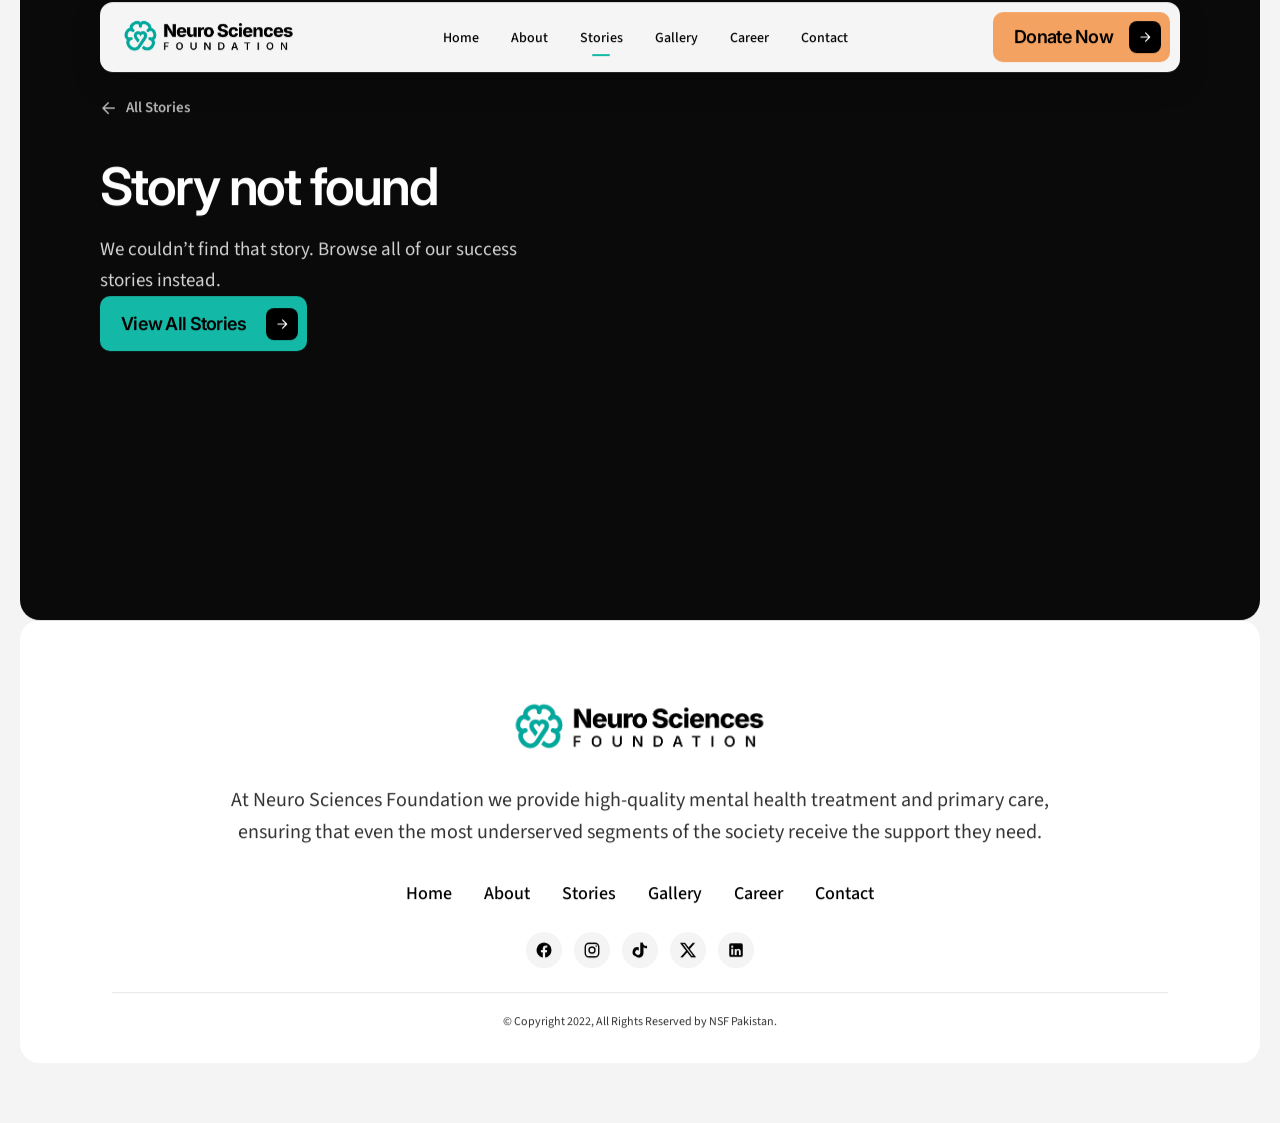
<file: story.html>
<!DOCTYPE html>
<html lang="en">
<head>
  <meta charset="UTF-8" />
  <meta name="viewport" content="width=device-width, initial-scale=1.0" />
  <title>Success Story — Neuro Sciences Foundation</title>
  <meta name="description" content="A real journey of recovery — from struggle to healing — made possible by free mental health care from NSF." />
  <link rel="preconnect" href="https://fonts.googleapis.com" />
  <link rel="preconnect" href="https://fonts.gstatic.com" crossorigin />
  <link href="https://fonts.googleapis.com/css2?family=Inter:wght@400;500;600;700;800;900&family=Source+Sans+3:wght@300;400;500;600;700&display=swap" rel="stylesheet" />
  <link rel="stylesheet" href="styles.css" />
</head>
<body class="page-story">

  <!-- SVG icon sprite -->
  <svg width="0" height="0" style="position:absolute" aria-hidden="true">
    <defs>
      <symbol id="i-arrow" viewBox="0 0 24 24"><path fill="none" stroke="currentColor" stroke-width="2" stroke-linecap="round" stroke-linejoin="round" d="M5 12h14m-6-7 7 7-7 7"/></symbol>
      <symbol id="i-arrow-left" viewBox="0 0 24 24"><path fill="none" stroke="currentColor" stroke-width="2" stroke-linecap="round" stroke-linejoin="round" d="M19 12H5m6 7-7-7 7-7"/></symbol>
      <symbol id="i-pin" viewBox="0 0 24 24"><path fill="none" stroke="currentColor" stroke-width="1.7" stroke-linecap="round" stroke-linejoin="round" d="M12 22s8-7 8-13a8 8 0 0 0-16 0c0 6 8 13 8 13z"/><circle cx="12" cy="9" r="2.5" fill="none" stroke="currentColor" stroke-width="1.7"/></symbol>
      <symbol id="i-quote" viewBox="0 0 24 24"><path fill="currentColor" d="M7.5 7C5.6 7 4 8.6 4 10.5S5.6 14 7.5 14c.3 0 .6 0 .9-.1-.5 1.6-2 2.8-3.4 3.1l.5 1.9c3.1-.8 5.5-3.6 5.5-7.4V10c0-1.7-1.3-3-3-3zm9 0C14.6 7 13 8.6 13 10.5S14.6 14 16.5 14c.3 0 .6 0 .9-.1-.5 1.6-2 2.8-3.4 3.1l.5 1.9c3.1-.8 5.5-3.6 5.5-7.4V10c0-1.7-1.3-3-3-3z"/></symbol>
      <symbol id="i-fb" viewBox="0 0 24 24"><path fill="currentColor" d="M22 12a10 10 0 1 0-11.6 9.9V14.9H7.9V12h2.5V9.8c0-2.5 1.5-3.9 3.8-3.9 1.1 0 2.2.2 2.2.2v2.5h-1.3c-1.2 0-1.6.8-1.6 1.6V12h2.8l-.5 2.9h-2.3v7A10 10 0 0 0 22 12z"/></symbol>
      <symbol id="i-ig" viewBox="0 0 24 24"><rect x="3" y="3" width="18" height="18" rx="5" fill="none" stroke="currentColor" stroke-width="1.8"/><circle cx="12" cy="12" r="4" fill="none" stroke="currentColor" stroke-width="1.8"/><circle cx="17.5" cy="6.5" r="1" fill="currentColor"/></symbol>
      <symbol id="i-li" viewBox="0 0 24 24"><path fill="currentColor" d="M19 3a2 2 0 0 1 2 2v14a2 2 0 0 1-2 2H5a2 2 0 0 1-2-2V5a2 2 0 0 1 2-2h14zM8.3 18.3v-8H5.7v8h2.6zM7 9.1a1.5 1.5 0 1 0 0-3 1.5 1.5 0 0 0 0 3zm11.3 9.2v-4.4c0-2.4-1.3-3.5-3-3.5a2.6 2.6 0 0 0-2.4 1.3v-1.1H10.3v8h2.6v-4.4c0-1.2.6-1.9 1.6-1.9.9 0 1.4.6 1.4 1.9v4.4h2.4z"/></symbol>
      <symbol id="i-tiktok" viewBox="0 0 24 24"><path fill="currentColor" d="M19.59 6.69a4.83 4.83 0 0 1-3.77-4.25V2h-3.45v13.67a2.89 2.89 0 0 1-5.2 1.74 2.89 2.89 0 1 1 3.19-4.78V8.13a6.84 6.84 0 0 0-1-.07A6.34 6.34 0 0 0 5.8 20.1a6.34 6.34 0 0 0 10.86-4.43V8.27a8.16 8.16 0 0 0 4.77 1.52v-3.4a4.85 4.85 0 0 1-1.84-.1z"/></symbol>
      <symbol id="i-x" viewBox="0 0 24 24"><path fill="currentColor" d="M18.244 2.25h3.308l-7.227 8.26 8.502 11.24H16.17l-5.214-6.817L4.99 21.75H1.68l7.73-8.835L1.254 2.25H8.08l4.713 6.231zm-1.161 17.52h1.833L7.084 4.126H5.117z"/></symbol>
    </defs>
  </svg>

  <!-- HERO (black) -->
  <section class="story-hero" id="storyHero">
    <header class="site-header">
      <div class="container header__inner">
        <a href="index.html" class="logo" aria-label="Neuro Sciences Foundation">
          <img class="logo__img" src="Assets%20Home%20page/Logo.png" alt="Neuro Sciences Foundation" />
        </a>

        <nav class="main-nav" aria-label="Primary">
          <ul>
            <li><a href="index.html">Home</a></li>
            <li><a href="about.html">About</a></li>
            <li><a href="stories.html" class="is-active">Stories</a></li>
            <li><a href="gallery.html">Gallery</a></li>
            <li><a href="careers.html">Career</a></li>
            <li><a href="contact.html">Contact</a></li>
          </ul>
          <a href="donate.html" class="btn btn--donate main-nav__cta">
            Donate Now
            <svg class="btn__icon"><use href="#i-arrow"/></svg>
          </a>
        </nav>

        <a href="donate.html" class="btn btn--donate header__cta">
          Donate Now
          <svg class="btn__icon"><use href="#i-arrow"/></svg>
        </a>

        <button class="nav-toggle" aria-label="Open menu" aria-expanded="false">
          <span></span><span></span><span></span>
        </button>
      </div>
    </header>

    <div class="container story-hero__wrap">
      <a href="stories.html" class="story-hero__back">
        <svg class="story-detail__back-icon"><use href="#i-arrow-left"/></svg>
        All Stories
      </a>

      <div class="story-hero__inner">
        <!-- Left: content (populated by JS) -->
        <div class="story-hero__content">
          <span class="story-hero__tag" data-field="tag"></span>
          <h1 class="story-hero__title" data-field="title"></h1>
          <span class="story-hero__loc">
            <svg class="story-card__pin"><use href="#i-pin"/></svg>
            <span data-field="location"></span>
          </span>
          <p class="story-hero__lead" data-field="lead"></p>
        </div>

        <!-- Right: before / after images -->
        <div class="story-hero__images">
          <figure class="story-detail__img story-detail__img--before">
            <img data-field="before" src="" alt="Before treatment">
            <figcaption>Before</figcaption>
          </figure>
          <figure class="story-detail__img story-detail__img--after">
            <img data-field="after" src="" alt="After recovery">
            <figcaption>After</figcaption>
          </figure>
        </div>
      </div>
    </div>
  </section>

  <!-- STORY BODY (white) -->
  <main class="story-detail section" id="storyMain">
    <div class="container story-detail__container">
      <article class="story-detail__body" data-field="body"></article>

      <div class="story-detail__cta">
        <p class="story-detail__cta-text">Every story like this is made possible by people like you.</p>
        <a href="donate.html" class="btn btn--teal btn--lg">
          Help Write the Next Story
          <svg class="btn__icon"><use href="#i-arrow"/></svg>
        </a>
      </div>
    </div>
  </main>

  <!-- FOOTER -->
  <footer class="site-footer">
    <div class="container">
      <a href="index.html" class="logo logo--center site-footer__logo" aria-label="Neuro Sciences Foundation">
        <img src="Assets%20Home%20page/Logo.png" alt="Neuro Sciences Foundation">
      </a>

      <p class="site-footer__intro">
        At Neuro Sciences Foundation we provide high-quality mental health treatment and primary care,
        ensuring that even the most underserved segments of the society receive the support they need.
      </p>

      <nav class="footer-nav" aria-label="Footer">
        <ul>
          <li><a href="index.html">Home</a></li>
          <li><a href="about.html">About</a></li>
          <li><a href="stories.html">Stories</a></li>
          <li><a href="gallery.html">Gallery</a></li>
          <li><a href="careers.html">Career</a></li>
          <li><a href="contact.html">Contact</a></li>
        </ul>
      </nav>

      <ul class="socials" aria-label="Social media">
        <li><a href="https://www.facebook.com/people/Neuro-Sciences-Foundation/61589567104282/" target="_blank" rel="noopener" aria-label="Facebook"><svg><use href="#i-fb"/></svg></a></li>
        <li><a href="https://www.instagram.com/neuro_sciences_foundation" target="_blank" rel="noopener" aria-label="Instagram"><svg><use href="#i-ig"/></svg></a></li>
        <li><a href="https://www.tiktok.com/@nsf_pakistan" target="_blank" rel="noopener" aria-label="TikTok"><svg><use href="#i-tiktok"/></svg></a></li>
        <li><a href="https://x.com/nsf_pakistann?s=20" target="_blank" rel="noopener" aria-label="X (Twitter)"><svg><use href="#i-x"/></svg></a></li>
        <li><a href="https://www.linkedin.com/company/121993945/" target="_blank" rel="noopener" aria-label="LinkedIn"><svg><use href="#i-li"/></svg></a></li>
      </ul>

      <p class="site-footer__copy">© Copyright 2022, All Rights Reserved by NSF Pakistan.</p>
    </div>
  </footer>

  <script>
    /* ---------- Hamburger ---------- */
    document.querySelector('.nav-toggle')?.addEventListener('click', function () {
      const open = this.getAttribute('aria-expanded') === 'true';
      this.setAttribute('aria-expanded', String(!open));
      document.querySelector('.main-nav').classList.toggle('is-open');
    });

    /* ---------- Mobile: hide nav on scroll down, show on scroll up ---------- */
    (function () {
      const header = document.querySelector('.site-header');
      if (!header) return;
      const mq = window.matchMedia('(max-width: 1023px)');
      // On mobile the header is position:fixed; lift it out of the hero (an
      // isolated stacking context) to <body> so it paints over page content.
      if (mq.matches && header.parentElement !== document.body) document.body.appendChild(header);
      let lastY = window.scrollY;
      let ticking = false;
      const DELTA = 6;
      function update() {
        ticking = false;
        if (!mq.matches) { header.classList.remove('is-hidden'); return; }
        // Keep the bar visible whenever the mobile menu is open.
        if (document.querySelector('.main-nav.is-open')) { header.classList.remove('is-hidden'); lastY = window.scrollY; return; }
        const y = window.scrollY;
        if (Math.abs(y - lastY) < DELTA) return;
        if (y > lastY && y > 90) header.classList.add('is-hidden');   // scrolling down
        else                     header.classList.remove('is-hidden'); // scrolling up
        lastY = y;
      }
      window.addEventListener('scroll', () => {
        if (!ticking) { requestAnimationFrame(update); ticking = true; }
      }, { passive: true });
    })();

    /* ---------- Story data ---------- */
    const IMG = {
      pair1: {
        before: 'Assets%20Home%20page/Success%20Stories%20images/1before.png',
        after:  'Assets%20Home%20page/Success%20Stories%20images/1after.png',
      },
      pair2: {
        before: 'Assets%20Home%20page/Success%20Stories%20images/2before.png',
        after:  'Assets%20Home%20page/Success%20Stories%20images/2after.png',
      },
      pair3: {
        before: 'Assets%20Home%20page/Success%20Stories%20images/3before.jpeg',
        after:  'Assets%20Home%20page/Success%20Stories%20images/3after.jpeg',
      },
    };

    const STORIES = {
      yb: {
        name: 'YB', age: 32, location: 'Hassanabdal', tag: 'Acute Psychosis', img: 'pair1',
        lead: 'Brought to NSF in chains after a month of violent psychosis — treated within his own community, and now back at work.',
        stages: [
          { h: 'The Struggle', p: 'For a month, YB — a 32-year-old from Hassanabdal — grew increasingly aroused and agitated, unable to sleep or eat and dangerously aggressive. Unable to manage him, his family restrained him to a charpai with dog chains and padlocks. Confined and unwell, he could no longer meet even his most basic needs and developed bed sores.' },
          { h: 'Reaching Out', p: 'With no help available elsewhere — not even at the country’s tertiary hospitals — his family turned to NSF. He was assessed as suffering from an ICE-related acute psychotic episode, a serious but treatable condition, and was taken on for care within his own community rather than sent far from home.' },
          { h: 'The Journey', p: 'NSF built a treatment plan around YB and his family, combining injectable and oral medication. Over six weeks he steadily recovered, followed by a community-based rehabilitation programme — a level of care few institutions in the country are able to provide.' },
          { h: 'Today', p: 'YB now works at a local village restaurant and returns periodically to NSF’s rural clinic for follow-up. There, he extends his own support to other patients walking the path he once did.' },
        ],
        quote: 'I was brought to NSF in chains. Today I’m back at work — and I help other patients who are where I once was.',
      },
      ab: {
        name: 'AB', age: 45, location: 'Doultala', tag: 'Acute Psychosis', img: 'pair2',
        lead: 'A security guard restrained in chains after a sudden, violent psychosis — treated at home by his brother and neighbours, and back at work in four weeks.',
        stages: [
          { h: 'The Struggle', p: 'AB — a 45-year-old security guard from the village of Doultala — developed acute psychosis with a sudden onset of extremely violent behaviour. His only close relative, a younger brother who is physically handicapped and works as a tailor, could not manage him alone. With his aggression becoming life-threatening and beyond the reach of local doctors, AB was chained and physically restrained.' },
          { h: 'Reaching Out', p: 'Unable to find treatment locally, the family turned to NSF. Rather than move him to a distant facility, the team chose to treat AB in his own home, drawing his brother and neighbours into his nursing care.' },
          { h: 'The Journey', p: 'AB was assessed as suffering from a disturbed mental state brought on by the use of aphrodisiac drugs. Over four weeks of treatment his psychotic episode and violent behaviour resolved, and a rehabilitation programme helped him regain his footing.' },
          { h: 'Today', p: 'AB has returned to his work as a security guard and is once again earning his own livelihood — recovered, and supported by the community that helped nurse him back to health.' },
        ],
        quote: 'Treated in my own home with my brother and neighbours beside me, I recovered in four weeks and returned to earning my living.',
      },
      rk: {
        name: 'RK', age: 24, location: 'Fatehjang', tag: 'Acute Psychosis', img: 'pair3',
        lead: 'A young man locked away by a frightened family during his first psychotic break — reached, treated at home, and back at work within weeks.',
        stages: [
          { h: 'The Struggle', p: 'RK — a 24-year-old labourer from Fatehjang — changed almost overnight. He stopped sleeping, spoke to people who were not there, and grew fearful and aggressive. Terrified for his safety and their own, and with no doctor able to help, his family confined him to a back room and restrained him.' },
          { h: 'Reaching Out', p: 'Word of NSF’s community work reached a neighbour, who urged the family to call. Instead of turning them away or sending RK far from home, the team came to him — assessing a first acute psychotic episode and beginning treatment where he already felt safe.' },
          { h: 'The Journey', p: 'A combination of medication and close family involvement steadied RK week by week. His parents and neighbours were guided through his nursing care, and as the fear and confusion lifted, the young man they knew slowly returned.' },
          { h: 'Today', p: 'Within weeks RK was calm, lucid, and back on his feet. He has returned to work and to his family, and drops by NSF’s rural clinic to reassure others that recovery from even the most frightening illness is possible.' },
        ],
        quote: 'My family had run out of hope when NSF came to our home. Weeks later I was back at work — and back to myself.',
      },
      bilal: {
        name: 'Bilal', age: 22, location: 'Faisalabad', tag: 'Addiction Recovery', img: 'pair2',
        lead: 'Addiction nearly ended his future at 21. A year clean later, he is building a new one.',
        stages: [
          { h: 'The Struggle', p: 'Bilal began using to escape stress and quickly lost control. By 21 he had dropped out, drifted from his family, and could not imagine a future. Shame kept him from asking for help.' },
          { h: 'Reaching Out', p: 'His younger brother brought him to NSF after a frightening night. The team met him without judgement and helped him understand addiction as an illness that could be treated.' },
          { h: 'The Journey', p: 'Counselling and a peer support group gave him structure and people who understood. There were setbacks, but each time he was met with support rather than blame, and he kept going.' },
          { h: 'Today', p: 'Bilal has stayed clean for a full year and started an apprenticeship. He says the group that once held him up is now where he gives back.' },
        ],
        quote: 'With counselling and a peer support group, I stayed clean for a full year and started an apprenticeship.',
      },
      sana: {
        name: 'Sana', age: 19, location: 'Multan', tag: 'Panic Disorder', img: 'pair1',
        lead: 'Panic attacks threatened to derail her education. She learned to manage them — and earned her place.',
        stages: [
          { h: 'The Struggle', p: 'Sana’s panic attacks struck without warning — a racing heart, breathlessness, the certainty that something terrible was about to happen. She began avoiding exams and classes, afraid an attack would strike in public.' },
          { h: 'Reaching Out', p: 'Her mother, worried she would give up on school, brought her to NSF’s free clinic. There Sana finally had a name for what was happening to her body, and learned it could be managed.' },
          { h: 'The Journey', p: 'She learned breathing techniques and cognitive strategies to interrupt the spiral of panic. With practice, the attacks grew shorter and less frequent, and her fear of them faded.' },
          { h: 'Today', p: 'Sana sat her exams and earned a place at university. She keeps the techniques she learned close, and now they keep her steady.' },
        ],
        quote: 'After learning to manage my panic attacks, I sat my exams and earned a place at university.',
      },
      imran: {
        name: 'Imran', age: 45, location: 'Peshawar', tag: 'Bipolar Disorder', img: 'pair2',
        lead: 'Untreated bipolar disorder swung his life between extremes. The right care gave him stability.',
        stages: [
          { h: 'The Struggle', p: 'For years Imran’s life lurched between sleepless, reckless highs and crushing lows that left him unable to work. He nearly lost the small shop he had spent a lifetime building.' },
          { h: 'Reaching Out', p: 'A neighbour who knew NSF urged the family to seek help. A proper assessment finally gave Imran an answer after years of confusion: bipolar disorder, manageable with the right treatment.' },
          { h: 'The Journey', p: 'With the right medication and regular follow-up care, the extremes began to even out. Counselling helped him and his family recognise early warning signs and respond before a crisis.' },
          { h: 'Today', p: 'Stabilised and supported, Imran returned to running his shop. For the first time in years, his days feel like his own.' },
        ],
        quote: 'Stabilised with the right medication and follow-up care, I returned to running my small shop.',
      },
      hina: {
        name: 'Hina', age: 31, location: 'Islamabad', tag: 'Postpartum Depression', img: 'pair1',
        lead: 'Joy was supposed to follow her baby’s birth. Instead came a darkness she could not explain — until she found help.',
        stages: [
          { h: 'The Struggle', p: 'After her baby was born, Hina felt a heavy numbness instead of the joy everyone expected. She struggled to bond with her newborn and blamed herself, too ashamed to tell anyone how she felt.' },
          { h: 'Reaching Out', p: 'During a routine visit, an NSF health worker gently asked how she was really coping. That simple question opened the door, and Hina learned that postpartum depression is common and treatable.' },
          { h: 'The Journey', p: 'With therapy and her family’s support, Hina worked through her guilt and exhaustion. Counselling helped her husband and mother understand how to share the load and stand beside her.' },
          { h: 'Today', p: 'Hina has reconnected with her newborn and found her strength again. She speaks openly about her experience so other new mothers know they are not alone.' },
        ],
        quote: 'With therapy and my family’s support, I reconnected with my newborn and found my strength again.',
      },
      usman: {
        name: 'Usman', age: 17, location: 'Quetta', tag: 'OCD', img: 'pair2',
        lead: 'Compulsions once ruled every hour of his day. Therapy gave him his life back.',
        stages: [
          { h: 'The Struggle', p: 'Usman’s rituals — checking, washing, repeating — stretched longer each day until they swallowed hours. He stopped seeing friends and fell behind in school, exhausted by the rules in his own mind.' },
          { h: 'Reaching Out', p: 'His parents, unsure what was wrong, brought him to NSF. There the family learned this was OCD, a recognised and treatable condition — not stubbornness or a bad habit.' },
          { h: 'The Journey', p: 'Through structured therapy, Usman gradually learned to resist the compulsions and tolerate the discomfort that followed. Each time he held back, the urge lost a little of its power.' },
          { h: 'Today', p: 'The compulsions that once ruled his day have quieted, and Usman is back on the cricket pitch with his friends. He is catching up at school and looking forward again.' },
        ],
        quote: 'Structured therapy helped me quiet the compulsions that once ruled my day — and I’m back on the cricket pitch.',
      },
      maryam: {
        name: 'Maryam', age: 24, location: 'Hyderabad', tag: 'Social Anxiety', img: 'pair1',
        lead: 'Speaking to anyone felt impossible. Group by group, she found her voice.',
        stages: [
          { h: 'The Struggle', p: 'Maryam dreaded any social situation — a classroom, a shop, a gathering. The fear of being judged left her isolated and unable to pursue work or friendships, convinced she would always be on the outside.' },
          { h: 'Reaching Out', p: 'Encouraged by a relative, she attended her first session at NSF. Sitting in a small group of people who understood her fear, she realised she was not alone.' },
          { h: 'The Journey', p: 'Group sessions became a safe place to practise speaking up, little by little. Each time she shared, the fear loosened its hold and her confidence grew.' },
          { h: 'Today', p: 'Maryam found the courage to speak up, make friends, and start her first job in retail. The room that once terrified her is now where she feels most at home.' },
        ],
        quote: 'Group sessions gave me the courage to speak up, make friends, and start my first job.',
      },
    };

    /* ---------- Render ---------- */
    (function () {
      const params = new URLSearchParams(window.location.search);
      const id = (params.get('id') || '').toLowerCase();
      const story = STORIES[id];
      const hero = document.getElementById('storyHero');
      const main = document.getElementById('storyMain');

      if (!story) {
        hero.querySelector('.story-hero__inner').innerHTML =
          '<div class="story-hero__content">' +
          '<h1 class="story-hero__title">Story not found</h1>' +
          '<p class="story-hero__lead">We couldn’t find that story. Browse all of our success stories instead.</p>' +
          '<a href="stories.html" class="btn btn--teal btn--lg">View All Stories ' +
          '<svg class="btn__icon"><use href="#i-arrow"/></svg></a>' +
          '</div>';
        main.remove();
        return;
      }

      const img = IMG[story.img];
      document.title = `${story.name}’s Story — Neuro Sciences Foundation`;

      const set = (field, value) => {
        const el = document.querySelector(`[data-field="${field}"]`);
        if (el) el.textContent = value;
      };
      set('tag', story.tag);
      set('title', `${story.name}, ${story.age}`);
      set('location', story.location);
      set('lead', story.lead);

      document.querySelector('[data-field="before"]').src = img.before;
      document.querySelector('[data-field="after"]').src = img.after;

      const body = main.querySelector('[data-field="body"]');
      let html = '';
      story.stages.forEach((s, i) => {
        html +=
          `<section class="story-stage">` +
          `<span class="story-stage__step">${String(i + 1).padStart(2, '0')}</span>` +
          `<div class="story-stage__content">` +
          `<h2 class="story-stage__heading">${s.h}</h2>` +
          `<p class="story-stage__text">${s.p}</p>` +
          `</div></section>`;
        if (i === 1 && story.quote) {
          html +=
            `<blockquote class="story-quote">` +
            `<svg class="story-quote__mark"><use href="#i-quote"/></svg>` +
            `<p class="story-quote__text">${story.quote}</p>` +
            `<cite class="story-quote__cite">— ${story.name}, ${story.location}</cite>` +
            `</blockquote>`;
        }
      });
      body.innerHTML = html;
    })();

    /* ---------- Smooth scroll engine with inertia (transform-based) ----------
       Wraps page content in a fixed .scroll-content layer; native scroll drives
       navigation while the visual layer lerps toward it. Matches the homepage. */
    (function () {
      const reduce  = window.matchMedia('(prefers-reduced-motion: reduce)').matches;
      const coarse  = window.matchMedia('(pointer: coarse)').matches;
      if (reduce || coarse) return;

      // Skip the transform-based smooth scroll at mobile widths too, so the
      // fixed mobile header pins to the viewport instead of this wrapper.
      if (window.matchMedia('(max-width: 1023px)').matches) return;

      const scrollContent = document.createElement('div');
      scrollContent.className = 'scroll-content';
      const PIN_OUT = ['#scrollPopup'];
      const pinned = [];
      PIN_OUT.forEach((sel) => {
        const el = document.querySelector(sel);
        if (el) pinned.push(el);
      });
      Array.from(document.body.childNodes).forEach((node) => {
        if (pinned.includes(node)) return;
        scrollContent.appendChild(node);
      });
      document.body.appendChild(scrollContent);
      pinned.forEach((el) => document.body.appendChild(el));

      const startY = window.scrollY;
      let target  = startY;
      let current = startY;
      const ease  = 0.08;

      function syncBodyHeight() {
        document.body.style.height = scrollContent.offsetHeight + 'px';
      }

      function tick() {
        const delta = target - current;
        if (Math.abs(delta) < 0.05) {
          current = target;
        } else {
          current += delta * ease;
        }
        scrollContent.style.transform = `translate3d(0, ${-current}px, 0)`;
        requestAnimationFrame(tick);
      }

      window.addEventListener('scroll', () => {
        target = window.scrollY;
      }, { passive: true });

      window.addEventListener('resize', syncBodyHeight);
      if ('ResizeObserver' in window) {
        new ResizeObserver(syncBodyHeight).observe(scrollContent);
      }

      syncBodyHeight();
      if (startY > 0) window.scrollTo(0, startY);
      requestAnimationFrame(tick);
    })();

    /* ---------- Cursor ring: lerps toward the mouse with a slight delay ----
       Appended to <body> AFTER the smooth-scroll IIFE so it stays anchored to
       the viewport rather than being translated with page content. */
    (function () {
      const reduce = window.matchMedia('(prefers-reduced-motion: reduce)').matches;
      const coarse = window.matchMedia('(pointer: coarse)').matches;
      if (reduce || coarse) return;

      const ring = document.createElement('div');
      ring.className = 'cursor-ring';
      document.body.appendChild(ring);

      let tx = window.innerWidth / 2;
      let ty = window.innerHeight / 2;
      let cx = tx;
      let cy = ty;
      const ease = 0.14;
      let visible = false;

      window.addEventListener('mousemove', (e) => {
        tx = e.clientX;
        ty = e.clientY;
        if (!visible) {
          cx = tx; cy = ty;
          ring.classList.add('is-visible');
          visible = true;
        }
      }, { passive: true });

      document.addEventListener('mouseleave', () => {
        ring.classList.remove('is-visible');
        visible = false;
      });
      document.addEventListener('mouseenter', () => {
        if (visible) ring.classList.add('is-visible');
      });

      const HOVER_SEL = 'a, button, .btn, .nav-toggle, .story-detail__img, .story-card';
      document.addEventListener('mouseover', (e) => {
        if (e.target.closest && e.target.closest(HOVER_SEL)) {
          ring.classList.add('is-hover');
        }
      });
      document.addEventListener('mouseout', (e) => {
        if (e.target.closest && e.target.closest(HOVER_SEL)) {
          ring.classList.remove('is-hover');
        }
      });

      function tick() {
        cx += (tx - cx) * ease;
        cy += (ty - cy) * ease;
        ring.style.transform = `translate3d(${cx}px, ${cy}px, 0)`;
        requestAnimationFrame(tick);
      }
      requestAnimationFrame(tick);
    })();

  </script>
</body>
</html>
</file>
<file: styles.css>
/* =====================================================
   NEURO SCIENCES FOUNDATION — HOMEPAGE
   Pure HTML + CSS3. Mobile-first responsive.
   ===================================================== */

/* ---------- Tokens ---------- */
:root {
  --c-teal:        #14B8A6;
  --c-teal-dark:   #0D9488;
  --c-teal-soft:   rgba(20, 184, 166, 0.14);
  --c-navy:        #1F2B6C;
  --c-navy-dark:   #1A2354;
  --c-orange:      #F4A261;
  --c-orange-2:    #F4985E;
  --c-orange-soft: #F9B27A;
  --c-orange-bg:   #FFCDA0;
  --c-dark:        #000000;
  --c-dark-2:      #171717;
  --c-text:        #000000;
  --c-muted:       #333333;
  --c-muted-2:     #6B7280;
  --c-line:        #E6E7EA;
  --c-bg:          #F4F4F4;
  --c-bg-2:        #ECECEC;
  --c-card:        #FFFFFF;

  --fs-xs:   0.75rem;
  --fs-sm:   0.875rem;
  --fs-base: 1rem;
  --fs-md:   1.125rem;
  --fs-lg:   1.375rem;
  --fs-xl:   1.75rem;
  --fs-2xl:  2.25rem;
  --fs-3xl:  3rem;
  --fs-4xl:  3.75rem;

  --sp-1: 0.25rem;
  --sp-2: 0.5rem;
  --sp-3: 0.75rem;
  --sp-4: 1rem;
  --sp-5: 1.25rem;
  --sp-6: 1.5rem;
  --sp-7: 2rem;
  --sp-8: 2.5rem;
  --sp-9: 3rem;
  --sp-10: 4rem;
  --sp-11: 5rem;
  --sp-12: 6rem;

  --container: 1240px;
  --radius-sm: 8px;
  --radius:    14px;
  --radius-lg: 22px;
  --radius-xl: 28px;
  --radius-pill: 999px;

  --shadow-sm: 0 4px 14px rgba(20,20,40,.06);
  --shadow:    0 10px 30px rgba(20,20,40,.08);
  --shadow-lg: 0 20px 60px rgba(20,20,40,.14);

  --t: 0.25s ease;
}

/* ---------- Reset ---------- */
*,*::before,*::after { box-sizing: border-box; }
html {
  scroll-behavior: smooth;
  scroll-padding-top: 90px;
}

/* ---------- Smooth scroll layer ----------
   .scroll-content wraps the page so its translateY can be lerped each frame.
   On touch devices and when reduced-motion is set, fall back to natural flow. */
.scroll-content {
  position: fixed;
  top: 0;
  left: 0;
  width: 100%;
  will-change: transform;
}
@media (pointer: coarse), (prefers-reduced-motion: reduce) {
  .scroll-content {
    position: static !important;
    transform: none !important;
  }
}

/* ---------- Cursor ring ----------
   Fixed-position outlined circle that lerps toward the mouse position
   each frame, producing a soft trailing-cursor effect. Hidden on touch
   and when reduced-motion is set. */
.cursor-ring {
  position: fixed;
  top: 0;
  left: 0;
  width: 36px;
  height: 36px;
  margin: -18px 0 0 -18px;
  border: 1.5px solid var(--c-teal);
  border-radius: 50%;
  pointer-events: none;
  z-index: 9999;
  opacity: 0;
  transition: opacity 0.25s ease, width 0.2s ease, height 0.2s ease, margin 0.2s ease, border-color 0.2s ease;
  will-change: transform;
}
.cursor-ring.is-visible { opacity: 1; }
.cursor-ring.is-hover {
  width: 56px;
  height: 56px;
  margin: -28px 0 0 -28px;
  border-color: var(--c-orange);
}
@media (pointer: coarse), (prefers-reduced-motion: reduce) {
  .cursor-ring { display: none; }
}

/* ---------- Scroll Reveal: Framer-style ---------- */

/* Section-level reveal: blur + rise + subtle scale */
.fade-section {
  opacity: 0;
  transform: translateY(40px) scale(0.98);
  filter: blur(16px);
  transition:
    opacity 1s cubic-bezier(0.22, 1, 0.36, 1),
    transform 1s cubic-bezier(0.22, 1, 0.36, 1),
    filter 1s cubic-bezier(0.22, 1, 0.36, 1);
  will-change: opacity, transform, filter;
}
.fade-section.in-view {
  opacity: 1;
  transform: translateY(0) scale(1);
  filter: blur(0);
}

/* Staggered children inside revealed sections — each element/component
   blurs + lowers + fades in turn so the whole section's content arrives
   in a soft, layered way rather than as a single block. */
.fade-section .fade-child {
  opacity: 0;
  transform: translateY(20px);
  filter: blur(10px);
  transition:
    opacity 0.7s cubic-bezier(0.22, 1, 0.36, 1),
    transform 0.7s cubic-bezier(0.22, 1, 0.36, 1),
    filter 0.7s cubic-bezier(0.22, 1, 0.36, 1);
  transition-delay: var(--stagger-delay, 0s);
  will-change: opacity, transform, filter;
}
.fade-section.in-view .fade-child {
  opacity: 1;
  transform: translateY(0);
  filter: blur(0);
}

/* Lighter blur + smaller travel on small screens to keep it cheap */
@media (max-width: 720px) {
  .fade-section {
    filter: blur(6px);
    transform: translateY(28px) scale(0.99);
  }
  .fade-section .fade-child {
    transform: translateY(14px);
    filter: blur(5px);
  }
}

@media (prefers-reduced-motion: reduce) {
  .fade-section,
  .fade-section.in-view,
  .fade-section .fade-child,
  .fade-section.in-view .fade-child {
    opacity: 1;
    transform: none;
    filter: none;
    transition: none;
  }
}
body {
  margin: 0;
  font-family: 'Source Sans 3', system-ui, -apple-system, Segoe UI, Roboto, sans-serif;
  font-weight: 400;
  font-size: var(--fs-base);
  line-height: 1.55;
  letter-spacing: 0;
  color: var(--c-text);
  background: #F3F4F6;
  -webkit-font-smoothing: antialiased;
  -moz-osx-font-smoothing: grayscale;
}
img { display: block; max-width: 100%; height: auto; }
svg { display: inline-block; }
ul { list-style: none; padding: 0; margin: 0; }
a { color: inherit; text-decoration: none; transition: color var(--t); }
button { font: inherit; cursor: pointer; border: 0; background: none; }
h1, h2, h3, h4, h5, h6,
.section__title,
.hero__title,
.training__text,
.mission__text,
.info-card__title,
.tier-card__amount strong,
.story-card__big {
  margin: 0;
  font-family: 'Inter', system-ui, -apple-system, Segoe UI, Roboto, sans-serif;
  font-weight: 500;
  line-height: 1.2;
  letter-spacing: -0.04em;
}
p { margin: 0; }
input, textarea, select { font: inherit; color: inherit; }

/* ---------- Layout ---------- */
.container {
  width: 100%;
  max-width: var(--container);
  margin: 0 auto;
  padding: 0 var(--sp-7);
}
.section { padding: var(--sp-12) 0; }

.eyebrow {
  display: inline-flex;
  align-items: center;
  gap: 10px;
  font-size: var(--fs-sm);
  font-weight: 500;
  letter-spacing: .02em;
  color: var(--c-muted);
  margin-bottom: var(--sp-3);
}
.eyebrow::before {
  content: '';
  display: inline-block;
  width: 2px;
  height: 14px;
  background: var(--c-orange);
  border-radius: 1px;
  flex-shrink: 0;
}
.eyebrow--center { display: flex; justify-content: center; }
.eyebrow--light { color: rgba(255,255,255,.75); }
.eyebrow--dark  { color: rgba(0,0,0,.65); }

.section__title {
  font-size: 40px;
  margin-bottom: var(--sp-4);
}
.section__title--center { text-align: center; }
.section__title--light  { color: #fff; }

.section__lead {
  font-size: 1.25rem;
  color: var(--c-muted);
  max-width: 760px;
  line-height: 1.6;
}
.section__lead--center { margin: 0 auto var(--sp-9); text-align: center; }
.section__lead--light  { color: rgba(255,255,255,.8); }

/* ---------- Buttons ---------- */
/* Fixed 55px height. Asymmetric padding (20px left, larger right to clear
   the icon) keeps text centered in the space between the button's left
   edge and the arrow icon's left edge. */
.btn {
  display: inline-flex;
  align-items: center;
  justify-content: center;
  position: relative;
  height: 55px;
  padding: 0 56px 0 20px;
  font-family: 'Inter', system-ui, -apple-system, Segoe UI, Roboto, sans-serif;
  font-size: 18px;
  font-weight: 600;
  letter-spacing: -0.04em;
  border-radius: 10px;
  background: var(--c-dark);
  color: #000;
  transition: transform var(--t), background var(--t), color var(--t), box-shadow var(--t);
  white-space: nowrap;
  border: 1px solid transparent;
  cursor: pointer;
}
.btn:hover { transform: translateY(-1px); }
.btn--lg    { padding: 0 60px 0 20px; font-size: 18px; }
.btn--block { width: 100%; }

/* Arrow icon: glued to the right edge of the button.
   Text stays centered because the button has symmetric padding. */
.btn__icon {
  position: absolute;
  right: 8px;
  top: 50%;
  transform: translateY(-50%);
  width: 14px;
  height: 14px;
  padding: 9px;
  border-radius: 8px;
  background: var(--c-dark);
  color: #fff;
  box-sizing: content-box;
  overflow: hidden;
}
.btn--lg .btn__icon { padding: 9px; }

/* Hover arrow loop: slides right, exits the icon's right edge, re-enters
   from the left edge, and lands back at center. Applies to every button
   with a .btn__icon arrow site-wide. Targets the SVG <use> via
   transform-box: fill-box so percentage translations are relative to the
   arrow's own bbox.                                                    */
.btn__icon use {
  transform-box: fill-box;
  transform-origin: center;
}
.btn:hover .btn__icon use,
.clinic-card__btn:hover .btn__icon use {
  animation: btn-arrow-loop 0.35s ease;
}
@keyframes btn-arrow-loop {
  0%   { transform: translateX(0); }
  49%  { transform: translateX(220%); }
  50%  { transform: translateX(-220%); }
  100% { transform: translateX(0); }
}
@media (prefers-reduced-motion: reduce) {
  .btn:hover .btn__icon use,
  .clinic-card__btn:hover .btn__icon use { animation: none; }
}

/* Per-variant arrow square colors */
.btn--dark .btn__icon          { background: #fff; color: var(--c-dark); }
.btn--white-pill .btn__icon    { background: var(--c-dark); color: #fff; }
.btn--outline-light .btn__icon { background: rgba(255,255,255,.18); color: #fff; }
.btn--outline-dark .btn__icon  { background: var(--c-dark); color: #fff; }
.btn--pill-dark .btn__icon     { background: #fff; color: #111; padding: 5px; border-radius: 6px; }

.btn--teal       { background: var(--c-teal); color: #000; }
.btn--teal:hover { background: var(--c-teal-dark); color: #000; }

.btn--donate       { background: var(--c-orange); color: #000; height: 50px; }
.btn--donate:hover { background: #ea8e4a; color: #000; }

.btn--dark       { background: var(--c-dark); color: #fff; }
.btn--dark:hover { background: #000; }

.btn--white-pill       { background: #fff; color: var(--c-dark); }
.btn--white-pill:hover { background: var(--c-bg); }

.btn--outline-light       { background: transparent; color: #fff; border: 1px solid rgba(255,255,255,.4); }
.btn--outline-light:hover { background: rgba(255,255,255,.08); }

.btn--outline-dark       { background: transparent; color: var(--c-dark); border: 1px solid rgba(0,0,0,.25); }
.btn--outline-dark:hover { background: rgba(0,0,0,.05); }

.btn--pill-dark { background: #111; color: #fff; padding: 10px 16px; font-size: var(--fs-sm); }

/* =====================================================
   HEADER (floating inside hero card)
   ===================================================== */
.site-header {
  position: absolute;
  top: 22px;
  left: 50%;
  transform: translateX(-50%);
  width: min(1080px, calc(100% - 80px));
  z-index: 20;
  background: rgba(255, 255, 255, 0.96);
  border-radius: 13px;
  box-shadow: 0 10px 30px rgba(0, 0, 0, 0.18);
  -webkit-backdrop-filter: blur(10px);
  backdrop-filter: blur(10px);
}
.site-header .container {
  max-width: 100%;
  padding: 0 10px 0 var(--sp-5);
}
.header__inner {
  display: flex;
  align-items: center;
  justify-content: space-between;
  gap: var(--sp-6);
  height: 70px;
  position: relative;
}

.logo { display: inline-flex; align-items: center; gap: 10px; }
.logo__img  { height: 38px; width: auto; display: block; }
.logo__mark { width: 34px; height: 34px; flex-shrink: 0; }
.logo__mark--lg { width: 48px; height: 48px; }
.logo__text {
  display: flex;
  flex-direction: column;
  font-size: 12px;
  line-height: 1.15;
  color: var(--c-text);
}
.logo__text strong { font-weight: 700; font-size: 13px; }
.logo__text span   { color: var(--c-muted); font-weight: 500; }

.main-nav ul {
  display: flex;
  align-items: center;
  gap: var(--sp-7);
}
.main-nav__cta { display: none; } /* mobile only */
.main-nav a {
  font-size: var(--fs-sm);
  font-weight: 500;
  color: var(--c-text);
  position: relative;
  padding: 6px 0;
}
.main-nav a:hover { color: var(--c-teal-dark); }
.main-nav a.is-active::after {
  content: '';
  position: absolute;
  left: 50%;
  bottom: -2px;
  transform: translateX(-50%);
  width: 18px;
  height: 2px;
  background: var(--c-teal);
  border-radius: 2px;
}

.nav-toggle {
  display: none;
  flex-direction: column;
  gap: 5px;
  width: 28px;
  padding: 6px;
}
.nav-toggle span {
  display: block;
  width: 100%;
  height: 2px;
  background: var(--c-text);
  border-radius: 2px;
}

/* =====================================================
   HERO (rounded card with floating header)
   ===================================================== */
.hero {
  position: relative;
  isolation: isolate;
  margin: 20px 20px 0;
  border-radius: 20px;
  overflow: hidden;
  padding: 130px 0 110px;
  color: #fff;
  text-align: center;
  background-color: #000;
  background-image:
    linear-gradient(180deg,
      rgba(0,0,0,0.75) 0%,
      rgba(0,0,0,0.55) 10%,
      rgba(0,0,0,0.20) 28%,
      rgba(0,0,0,0.05) 50%,
      rgba(0,0,0,0.15) 78%,
      rgba(0,0,0,0.55) 100%),
    url("Assets Home page/Hero Section Image 2.jpg");
  background-size: cover, cover;
  background-position: center, center top;
  background-repeat: no-repeat, no-repeat;
}

.hero__inner {
  position: relative;
  z-index: 2;
  display: flex;
  flex-direction: column;
  align-items: center;
  gap: var(--sp-5);
  padding-top: 30px;
  padding-bottom: 30px;
}
.hero__title {
  font-size: clamp(28px, 4vw, 46px);
  line-height: 1.18;
  max-width: 800px;
}
.hero__lead {
  max-width: 720px;
  font-size: 1.25rem;
  color: rgba(255,255,255,.85);
  line-height: 1.55;
}
.hero__sub {
  font-size: 24px;
  color: var(--c-orange);
}
.hero__actions .btn { font-size: 16px; }

.hero__pledge {
  font-size: 14px;
  color: #fff;
  max-width: 620px;
}

@keyframes hero-fade-in {
  from { opacity: 0; transform: translateY(16px); }
  to   { opacity: 1; transform: translateY(0); }
}

.hero__title,
.hero__lead,
.hero__sub,
.hero__actions,
.hero__pledge,
.hero__stats {
  opacity: 0;
  animation: hero-fade-in 0.8s ease-out forwards;
}
.hero__title    { animation-delay: 0.1s; }
.hero__lead     { animation-delay: 0.35s; }
.hero__sub      { animation-delay: 0.55s; }
.hero__actions  { animation-delay: 0.75s; }
.hero__pledge   { animation-delay: 0.95s; }
.hero__stats    { animation-delay: 1.15s; }

@media (prefers-reduced-motion: reduce) {
  .hero__title,
  .hero__lead,
  .hero__sub,
  .hero__actions,
  .hero__pledge,
  .hero__stats {
    opacity: 1;
    animation: none;
  }
}

/* ---- About / Donate / Contact heros: same hero-fade-in cascade ---- */
.hero-about__title,
.hero-about__lead,
.hero-about__sub,
.hero-about__stats,
.hero-donate__title,
.hero-donate__lead,
.hero-donate__sub,
.hero-contact__mark,
.hero-contact__title,
.hero-contact__lead,
.hero-contact__sub,
.hero-contact__gallery {
  opacity: 0;
  animation: hero-fade-in 0.8s ease-out forwards;
}
.hero-about__title  { animation-delay: 0.10s; }
.hero-about__lead   { animation-delay: 0.35s; }
.hero-about__sub    { animation-delay: 0.60s; }
.hero-about__stats  { animation-delay: 0.85s; }

.hero-donate__title { animation-delay: 0.10s; }
.hero-donate__lead  { animation-delay: 0.35s; }
.hero-donate__sub   { animation-delay: 0.60s; }

.hero-contact__mark    { animation-delay: 0.10s; }
.hero-contact__title   { animation-delay: 0.30s; }
.hero-contact__lead    { animation-delay: 0.50s; }
.hero-contact__sub     { animation-delay: 0.70s; }
.hero-contact__gallery { animation-delay: 0.90s; }

@media (prefers-reduced-motion: reduce) {
  .hero-about__title,
  .hero-about__lead,
  .hero-about__sub,
  .hero-about__stats,
  .hero-donate__title,
  .hero-donate__lead,
  .hero-donate__sub,
  .hero-contact__mark,
  .hero-contact__title,
  .hero-contact__lead,
  .hero-contact__sub,
  .hero-contact__gallery {
    opacity: 1;
    animation: none;
  }
}

.hero__stats {
  display: flex;
  align-items: stretch;
  gap: 0;
  width: 100%;
  max-width: 720px;
}
.hero__stats li {
  flex: 1;
  display: flex;
  flex-direction: column;
  gap: 4px;
  text-align: center;
  padding: 0 var(--sp-5);
}
.hero__stats li + li { border-left: 1px solid rgba(255,255,255,.12); }

.stat__num {
  font-size: 32px;
  font-weight: 400;
  color: #fff;
  letter-spacing: -0.01em;
}
.stat__label {
  font-size: 13px;
  color: rgba(255,255,255,.7);
  letter-spacing: .03em;
}

/* =====================================================
   FOUNDER
   ===================================================== */
.founder {
  background: #fff;
  margin: 20px;
  border-radius: 20px;
}

.partner-logos {
  display: flex;
  flex-wrap: wrap;
  align-items: center;
  justify-content: center;
  gap: var(--sp-9);
  margin: 0 auto var(--sp-10);
  color: var(--c-muted);
  font-size: 16px;
  font-weight: 600;
  max-width: 900px;
}
.partner-logos li {
  display: inline-flex;
  align-items: center;
  gap: 8px;
  opacity: .85;
  transition: opacity var(--t);
}
.partner-logos li:hover { opacity: 1; }
.partner__logo {
  width: 56px;
  height: 56px;
  object-fit: contain;
  display: inline-block;
}

.founder__grid {
  display: grid;
  grid-template-columns: 1.1fr 1fr;
  gap: var(--sp-7);
}

.founder__photo {
  position: relative;
  margin: 0;
  border-radius: var(--radius-lg);
  overflow: hidden;
  aspect-ratio: 1 / 1;
  box-shadow: var(--shadow);
}
.founder__photo img {
  position: absolute;
  inset: 0;
  width: 100%;
  height: 100%;
  object-fit: cover;
}
.founder__slide {
  opacity: 0;
  transition: opacity 0.9s ease;
}
.founder__slide.is-active { opacity: 1; }
.founder__dots {
  position: absolute;
  bottom: 20px;
  left: 24px;
  right: 24px;
  display: flex;
  gap: 10px;
  z-index: 3;
}
.founder__dot {
  flex: 1;
  height: 4px;
  padding: 0;
  border: 0;
  border-radius: 2px;
  cursor: pointer;
  background: rgba(255,255,255,0.45);
  transition: background 0.5s ease;
}
.founder__dot.is-active { background: var(--c-teal); }
.founder__photo::after {
  content: '';
  position: absolute;
  inset: 0;
  background: linear-gradient(
    180deg,
    transparent 35%,
    rgba(0,0,0,0.35) 60%,
    rgba(0,0,0,0.75) 85%,
    rgba(0,0,0,0.92) 100%
  );
}
.founder__photo figcaption {
  position: absolute;
  left: var(--sp-6);
  bottom: calc(var(--sp-6) + 22px);
  display: flex;
  flex-direction: column;
  gap: 10px;
  color: #fff;
  z-index: 2;
}
.founder__name {
  color: #FFF;
  font-family: 'Inter', system-ui, -apple-system, Segoe UI, Roboto, sans-serif;
  font-size: 30px;
  font-style: normal;
  font-weight: 500;
  line-height: 34px;
  letter-spacing: -1.8px;
}
.founder__role {
  display: inline-flex;
  align-items: center;
  gap: 10px;
  color: #FFF;
  font-family: 'Source Sans 3', system-ui, -apple-system, Segoe UI, Roboto, sans-serif;
  font-size: 18px;
  font-style: normal;
  font-weight: 400;
  line-height: 22px;
}
.founder__role::before {
  content: '';
  display: inline-block;
  width: 2px;
  height: 14px;
  background: var(--c-orange);
  border-radius: 1px;
  flex-shrink: 0;
}

.founder__cards {
  display: grid;
  grid-template-columns: 1fr 1fr;
  grid-template-rows: 1fr 1fr;
  gap: var(--sp-5);
}

.info-card {
  background: var(--c-bg);
  border-radius: var(--radius-lg);
  padding: var(--sp-7);
  display: flex;
  flex-direction: column;
  gap: var(--sp-2);
}
.info-card__title { font-size: var(--fs-lg); }
.info-card p { font-size: 20px; color: var(--c-muted); line-height: 1.55; }
.info-card:not(.info-card--feature) p { margin-top: auto; }

.info-card--feature {
  grid-column: 1 / -1;
  background: #1E3A8A;
  color: #fff;
  position: relative;
  overflow: hidden;
}
.info-card--feature .info-card__title { color: #fff; font-size: 26px; }
.info-card--feature p { color: rgba(255,255,255,.78); font-weight: 400; }
.info-card--feature .btn { align-self: flex-start; margin-top: auto; }

/* =====================================================
   MISSION
   ===================================================== */
.mission {
  background: var(--c-bg);
  text-align: center;
  padding: var(--sp-12) 0 150px;
}
.mission__text {
  font-family: 'Inter', system-ui, -apple-system, Segoe UI, Roboto, sans-serif;
  font-size: 60px;
  font-weight: 400;
  line-height: 72px;
  letter-spacing: -4px;
  max-width: 1016px;
  margin: 0 auto;
}
.mission__part--dark { color: #000; }
.mission__part--gray { color: #333333; }

/* Per-word reveal: each word starts blurred + dropped + invisible. */
.mission__word {
  display: inline-block;
  opacity: 0;
  filter: blur(8px);
  transform: translateY(8px);
  transition:
    opacity 0.7s cubic-bezier(0.22, 1, 0.36, 1),
    transform 0.7s cubic-bezier(0.22, 1, 0.36, 1),
    filter 0.7s cubic-bezier(0.22, 1, 0.36, 1);
  transition-delay: var(--word-delay, 0s);
  will-change: opacity, transform, filter;
}
.mission.in-view .mission__word {
  opacity: 1;
  filter: blur(0);
  transform: translateY(0);
}

/* Mission keeps the section-level fade + adds the per-word reveal on top. */
.mission .fade-child {
  opacity: 1;
  transform: none;
  filter: none;
}

@media (prefers-reduced-motion: reduce) {
  .mission__word {
    opacity: 1;
    filter: none;
    transform: none;
    transition: none;
  }
}

/* Typewriter cycle on the "depression" word */
.mission__cycle {
  display: inline-block;
  white-space: nowrap;
}
.mission__cycle-text {
  display: inline-block;
}
.mission__cycle-cursor {
  display: inline-block;
  width: 3px;
  height: 0.78em;
  margin-left: 4px;
  background: currentColor;
  vertical-align: -0.04em;
  animation: mission-cycle-blink 0.85s steps(2) infinite;
}
@keyframes mission-cycle-blink {
  0%, 50% { opacity: 1; }
  51%, 100% { opacity: 0; }
}

/* =====================================================
   SOLUTIONS
   ===================================================== */
.solutions { background: var(--c-bg); padding-top: 0; }
.solutions__grid {
  display: grid;
  grid-template-columns: repeat(4, 1fr);
  gap: var(--sp-5);
}
.solution-card {
  background: #fff;
  border-radius: 20px;
  display: flex;
  flex-direction: column;
  overflow: hidden;
  transition: transform var(--t), box-shadow var(--t);
}
.solution-card:hover { transform: translateY(-4px); box-shadow: var(--shadow); }
.solution-card__body {
  padding: var(--sp-6);
  display: flex;
  flex-direction: column;
  gap: var(--sp-4);
}
.solution-card__icon {
  width: 45px;
  height: 45px;
  display: block;
  flex-shrink: 0;
}
.solution-card h3 {
  color: #000;
  font-family: 'Inter', system-ui, -apple-system, Segoe UI, Roboto, sans-serif;
  font-size: 26px;
  font-style: normal;
  font-weight: 500;
  line-height: 32px;
  letter-spacing: -1.8px;
}
.solution-card p {
  color: #3C3C3C;
  font-family: 'Source Sans 3', system-ui, -apple-system, Segoe UI, Roboto, sans-serif;
  font-size: 16px;
  font-style: normal;
  font-weight: 400;
  line-height: 22px;
}
.solution-card__img {
  margin-top: auto;
  width: 100%;
  aspect-ratio: 16 / 9;
  border-radius: 20px 20px 0 0;
  object-fit: cover;
  display: block;
}

/* =====================================================
   IMPACT
   ===================================================== */
.impact-stories {
  background: #fff;
  margin: 20px;
  border-radius: 20px;
  overflow: hidden;
}
.impact-stories .impact   { padding-bottom: 46px; }
.impact-stories .stories  { padding-top: 46px; }
.impact { background: transparent; }
.impact__inner {
  display: grid;
  grid-template-columns: 0.9fr 1.1fr;
  gap: var(--sp-9);
  align-items: stretch;
  padding: var(--sp-7);
}
.impact__media { display: flex; }
.impact__media img {
  border-radius: var(--radius-lg);
  width: 100%;
  height: 100%;
  object-fit: cover;
  min-height: 320px;
}
.impact__content { display: flex; flex-direction: column; gap: var(--sp-3); }
.impact__stats {
  display: grid;
  grid-template-columns: 1fr 1fr;
  gap: var(--sp-5);
  margin-top: var(--sp-5);
}
.impact__stats li {
  background: #F3F4F6;
  border-radius: var(--radius);
  padding: var(--sp-5);
  display: flex;
  flex-direction: column;
  gap: 4px;
}
.impact__stats .stat__num   {
  color: var(--c-text);
  font-family: 'Inter', system-ui, -apple-system, Segoe UI, Roboto, sans-serif;
  font-size: 26px;
  font-weight: 600;
  letter-spacing: -0.04em;
}
.impact__stats .stat__label { color: var(--c-muted); font-size: 16px; }

/* =====================================================
   STORIES
   ===================================================== */
.stories { background: transparent; }

/* Stories listing page: section sits in a white rounded card inset 20px. */
.page-stories .stories.section {
  background: #fff;
  margin: 20px;
  border-radius: 20px;
}
.stories__grid {
  display: grid;
  grid-template-columns: 1fr 1fr 1fr;
  gap: var(--sp-5);
  align-items: stretch;
}
.story-card {
  position: relative;
  min-width: 0;
  background: #F3F4F6;
  border-radius: 20px;
  padding: 13px 13px 26px;
  display: flex;
  flex-direction: column;
  gap: var(--sp-4);
  cursor: pointer;
  outline: 2px solid transparent;
  outline-offset: 2px;
  transition: transform var(--t), outline-color var(--t);
}
.story-card:hover {
  transform: translateY(-3px);
  outline-color: var(--c-orange);
}
/* Make the whole card a click target that opens the story (stretched link). */
.story-card__link::after {
  content: '';
  position: absolute;
  inset: 0;
  z-index: 1;
}

/* Before / after image pair with teal arrow between */
.story-card__images {
  position: relative;
  display: grid;
  grid-template-columns: 1fr 1fr;
  gap: 8px;
  min-width: 0;
}
.story-card__before,
.story-card__after {
  position: relative;
  margin: 0;
  width: 100%;
  height: 192px;
  max-width: 100%;
  min-width: 0;
  border-radius: 12px;
  overflow: hidden;
}
.story-card__before img,
.story-card__after img {
  width: 100%;
  height: 100%;
  object-fit: cover;
  display: block;
}
/* Empty placeholder (no before/after photo yet) */
.story-card__ph {
  display: flex;
  align-items: center;
  justify-content: center;
  background: #fff;
  border: 2px dashed var(--c-line);
}
.story-card__ph-icon {
  width: 36px;
  height: 36px;
  color: var(--c-muted-2);
  opacity: 0.45;
}
.story-card__before figcaption,
.story-card__after figcaption {
  position: absolute;
  bottom: 12px;
  left: 50%;
  transform: translateX(-50%);
  background: #000;
  color: #fff;
  padding: 5px 16px;
  border-radius: 999px;
  font-size: 13px;
  font-weight: 500;
  letter-spacing: 0;
  font-family: 'Source Sans 3', system-ui, -apple-system, Segoe UI, Roboto, sans-serif;
}
.story-card__arrow {
  position: absolute;
  bottom: 6px;
  left: 50%;
  transform: translateX(-50%);
  width: 36px;
  height: 36px;
  border-radius: 50%;
  background: var(--c-teal);
  color: #fff;
  display: flex;
  align-items: center;
  justify-content: center;
  z-index: 2;
}
.story-card__arrow svg { width: 16px; height: 16px; }

.story-card__head {
  display: flex;
  align-items: center;
  justify-content: space-between;
  gap: 8px;
  margin-top: 6px;
}
.story-card h3 { font-size: 22px; font-weight: 500; letter-spacing: -0.04em; }
.story-card__loc {
  display: inline-flex;
  align-items: center;
  gap: 4px;
  font-size: 14px;
  color: var(--c-muted);
}
.story-card__pin {
  width: 16px;
  height: 16px;
  color: var(--c-orange);
  flex-shrink: 0;
}
.story-card__tag {
  align-self: stretch;
  background: #fff;
  color: var(--c-text);
  padding: 12px 16px;
  border-radius: 10px;
  font-size: 14px;
  font-weight: 400;
}
.story-card__excerpt {
  font-size: 16px;
  color: var(--c-muted);
  line-height: 1.55;
}
.story-card__link {
  margin-top: auto;
  align-self: flex-start;
  display: inline-flex;
  align-items: center;
  gap: 6px;
  padding: 0;
  background: transparent;
  border: 0;
  color: var(--c-dark);
  font-family: 'Inter', sans-serif;
  font-size: 13px;
  font-weight: 600;
  letter-spacing: 0.01em;
  text-decoration: none;
  transition: color .15s ease, gap .15s ease;
}
.story-card__link:hover {
  color: var(--c-teal-dark);
  gap: 10px;
}
.story-card__link-icon {
  width: 12px;
  height: 12px;
  display: inline-block;
}
.stories__cta {
  display: flex;
  justify-content: center;
  margin-top: var(--sp-7);
}

.story-card--cta {
  background: var(--c-teal);
  color: #000;
  justify-content: space-between;
  padding: var(--sp-7);
}
.story-card__big {
  display: block;
  font-size: 56px;
  line-height: 1;
  color: #000;
  font-weight: 500;
  letter-spacing: -0.04em;
}
.story-card__cta-text-block {
  display: flex;
  flex-direction: column;
  gap: var(--sp-3);
}
.story-card__cta-text {
  font-size: 26px;
  font-weight: 500;
  letter-spacing: -0.04em;
  color: #000;
  line-height: 1.2;
  font-family: 'Inter', system-ui, -apple-system, Segoe UI, Roboto, sans-serif;
}
.story-card__cta-sub {
  color: rgba(0,0,0,.7);
  font-size: 16px;
  line-height: 1.5;
}
.story-card--cta .btn {
  align-self: stretch;
  margin-top: var(--sp-3);
}

/* =====================================================
   SERVICES (Navy)
   ===================================================== */
.services-donate-zone {
  background: #1E3A8A;
  margin: 20px 20px 0;
  border-radius: 20px;
  position: relative;
  overflow: hidden;
}
.services {
  background: transparent;
  margin: 0;
  border-radius: 0;
  padding: var(--sp-12) 0 var(--sp-7);
  position: relative;
  overflow: hidden;
}
.services .container { position: relative; z-index: 2; }
.services__grid {
  display: grid;
  grid-template-columns: repeat(3, 1fr);
  grid-auto-rows: 1fr;
  gap: var(--sp-5);
  margin-top: var(--sp-9);
}
.service-card {
  background: #fff;
  border-radius: 20px;
  display: flex;
  flex-direction: column;
  overflow: hidden;
  transition: transform var(--t), box-shadow var(--t);
}
.service-card:hover { transform: translateY(-4px); box-shadow: var(--shadow-lg); }
.service-card__body {
  padding: var(--sp-6);
  display: flex;
  flex-direction: column;
  gap: var(--sp-4);
}
.service-card__icon {
  width: 44px;
  height: 44px;
  display: block;
  flex-shrink: 0;
}
.service-card h3 {
  color: #000;
  font-family: 'Inter', system-ui, -apple-system, Segoe UI, Roboto, sans-serif;
  font-size: 26px;
  font-style: normal;
  font-weight: 500;
  line-height: 32px;
  letter-spacing: -1.8px;
}
.service-card p {
  color: #3C3C3C;
  font-family: 'Source Sans 3', system-ui, -apple-system, Segoe UI, Roboto, sans-serif;
  font-size: 16px;
  font-style: normal;
  font-weight: 400;
  line-height: 22px;
}
.service-card__img {
  margin: auto 13px 13px 13px;
  width: calc(100% - 26px);
  aspect-ratio: 16 / 7;
  border-radius: 12px;
  object-fit: cover;
  display: block;
}

/* =====================================================
   DONATE TIERS
   Extended blue zone behind the intro continues from .services.
   The orange tiers card is positioned to straddle the
   blue/page-background boundary with negative top margin.
   ===================================================== */
.donate-section {
  background: transparent;
  padding: 0;
  position: relative;
}
.donate-section__intro {
  background: transparent;
  margin: 0;
  border-radius: 0;
  padding: var(--sp-7) 0 var(--sp-12);
  text-align: center;
}
.donate-tiers-wrap {
  position: relative;
  z-index: 2;
  margin-top: -110px;
  margin-bottom: var(--sp-7);
}

/* Skip the fade-on-scroll for the orange tiers card so it stays fully
   visible as the user reaches it (no opacity / blur animation). */
.donate-section.fade-section {
  opacity: 1;
  transform: none;
  filter: none;
}
.donate-section .fade-child {
  opacity: 1;
  transform: none;
  filter: none;
}
.donate-tiers {
  background: var(--c-orange);
  border-radius: 20px;
  padding: 50px 36px;
  display: grid;
  grid-template-columns: repeat(4, 1fr);
  gap: 0;
}
.tier-card {
  background: transparent;
  padding: 0 var(--sp-5);
  display: flex;
  flex-direction: column;
  gap: var(--sp-4);
  align-items: center;
  text-align: center;
  border-left: 1px solid rgba(0,0,0,.18);
}
.tier-card__btn { align-self: stretch; }
.tier-card:first-child { border-left: 0; }
.tier-card__amount {
  font-family: 'Inter', system-ui, -apple-system, Segoe UI, Roboto, sans-serif;
  color: rgba(0,0,0,.75);
  font-size: 16px;
  font-weight: 500;
  letter-spacing: -0.02em;
}
.tier-card__amount strong {
  display: inline;
  color: #000;
  font-size: 32px;
  font-weight: 500;
  letter-spacing: -0.03em;
  margin-left: 4px;
}
.tier-card__amount--custom strong { font-size: 32px; margin-left: 0; }
.tier-card p {
  font-size: 14px;
  color: rgba(0,0,0,.75);
  line-height: 1.5;
  flex: 1;
}
.tier-card__btn {
  display: inline-flex;
  align-items: center;
  justify-content: center;
  height: 55px;
  background: #fff;
  color: #000;
  padding: 0 20px;
  border-radius: 10px;
  font-family: 'Inter', system-ui, -apple-system, Segoe UI, Roboto, sans-serif;
  font-size: 14px;
  font-weight: 500;
  letter-spacing: -0.01em;
  transition: background var(--t);
}
.tier-card__btn:hover { background: #f3f3f3; }

/* =====================================================
   LOCATIONS
   ===================================================== */
.locations { background: transparent; padding: var(--sp-9) 0; }
.locations__grid {
  display: grid;
  grid-template-columns: repeat(3, 1fr);
  gap: var(--sp-5);
  margin-top: var(--sp-7);
}
.location-card {
  background: #fff;
  color: var(--c-text);
  border-radius: 20px;
  padding: var(--sp-6);
  display: flex;
  flex-direction: column;
  gap: var(--sp-4);
}
.location-card__icon {
  width: 44px; height: 44px;
  border-radius: 10px;
  background: var(--c-teal);
  color: #fff;
  display: inline-flex;
  align-items: center;
  justify-content: center;
}
.location-card__icon svg { width: 22px; height: 22px; }
.location-card h3 {
  color: #000;
  font-family: 'Inter', system-ui, -apple-system, Segoe UI, Roboto, sans-serif;
  font-size: 30px;
  font-weight: 500;
  line-height: 1.15;
  letter-spacing: -1.8px;
}
.location-card p {
  color: var(--c-muted);
  font-size: 16px;
  line-height: 1.5;
}

/* =====================================================
   HELP CTA (Image background)
   ===================================================== */
.help-cta {
  position: relative;
  margin: 20px;
  border-radius: 20px;
  overflow: hidden;
  color: #fff;
  padding: var(--sp-12) 0;
  background-image:
    linear-gradient(90deg,
      rgba(0,0,0,0.85) 0%,
      rgba(0,0,0,0.55) 45%,
      rgba(0,0,0,0.25) 100%),
    url("Assets%20Home%20page/Get%20Help%20Section%20Image.png");
  background-size: cover, cover;
  background-position: center, center;
  background-repeat: no-repeat, no-repeat;
}
.help-cta__inner {
  display: block;
}
.help-cta__content {
  max-width: 560px;
}
.help-cta__hope {
  color: var(--c-orange);
  font-weight: 500;
  margin: var(--sp-3) 0;
  font-size: 18px;
}
.help-cta__lead {
  color: rgba(255,255,255,.85);
  line-height: 1.65;
  font-size: 15px;
  max-width: 480px;
}
.help-cta__actions {
  display: flex;
  flex-direction: column;
  gap: var(--sp-3);
  margin-top: var(--sp-6);
  align-items: flex-start;
}
.help-cta__actions .btn { min-width: 280px; }

/* =====================================================
   TRAINING + VOLUNTEER (shared white card wrapper)
   ===================================================== */
.training-volunteer {
  background: #fff;
  margin: 20px;
  border-radius: 20px;
  overflow: hidden;
}
/* Inside the shared white card, set rhythm between
   The Burden → Awareness → Join Us. */
.training-volunteer .burden,
.training-volunteer .training,
.training-volunteer .volunteer { padding: var(--sp-11) 0; }
.training-volunteer .burden { padding-top: var(--sp-12); }
.training-volunteer .volunteer { padding-bottom: var(--sp-12); }

/* =====================================================
   NEWS TICKER — centered tab + marquee strip below hero
   ===================================================== */
.news-ticker-wrap {
  margin: 0 20px;
  transform: translateY(-58px);
  margin-bottom: -58px;
  position: relative;
  z-index: 4;
  display: flex;
  flex-direction: column;
  align-items: center;
}
.news-ticker__tab {
  display: inline-flex;
  align-items: center;
  justify-content: center;
  background: var(--c-dark);
  color: var(--c-orange);
  font-family: 'Inter', sans-serif;
  font-size: 13px;
  font-weight: 700;
  letter-spacing: 0.06em;
  text-transform: uppercase;
  padding: 9px 22px;
  border-radius: 10px 10px 0 0;
}
.news-ticker {
  width: 100%;
  background: var(--c-dark);
  color: #fff;
  border-radius: 0 0 20px 20px;
  overflow: hidden;
  box-shadow: 0 12px 30px rgba(0,0,0,0.18);
}
.news-ticker__viewport {
  overflow: hidden;
  position: relative;
  -webkit-mask-image: linear-gradient(90deg, transparent 0, #000 30px, #000 calc(100% - 30px), transparent 100%);
          mask-image: linear-gradient(90deg, transparent 0, #000 30px, #000 calc(100% - 30px), transparent 100%);
}
.news-ticker__track {
  display: flex;
  gap: 40px;
  width: max-content;
  padding: 14px 30px;
  cursor: grab;
  user-select: none;
  -webkit-user-select: none;
  will-change: transform;
}
.news-ticker__track.is-dragging { cursor: grabbing; }
.news-ticker__track img,
.news-ticker__track a { -webkit-user-drag: none; }
.news-ticker__item {
  font-family: 'Source Sans 3', sans-serif;
  font-size: 14px;
  font-weight: 500;
  color: #fff;
  white-space: nowrap;
  letter-spacing: 0.01em;
}
.news-ticker__dot {
  color: var(--c-orange);
  font-size: 18px;
  margin-right: 10px;
  vertical-align: middle;
}
@media (max-width: 767px) {
  .news-ticker-wrap { margin: 0 12px; transform: translateY(-50px); margin-bottom: -50px; }
  .news-ticker { border-radius: 0 0 16px 16px; }
  .news-ticker__tab { font-size: 11px; padding: 7px 16px; border-radius: 8px 8px 0 0; }
  .news-ticker__item { font-size: 13px; }
  .news-ticker__track { gap: 28px; padding: 12px 20px; }
}

/* =====================================================
   THE BURDEN — left heading + right body + scrolling image strip
   ===================================================== */
.burden__inner {
  display: grid;
  grid-template-columns: 1fr 1fr;
  gap: var(--sp-8);
  align-items: center;
}
.burden__head { display: flex; flex-direction: column; gap: var(--sp-3); }
.burden__head .eyebrow { margin: 0; }
.burden__title {
  font-family: 'Inter', sans-serif;
  font-size: 40px;
  line-height: 1.1;
  letter-spacing: -1.4px;
  color: var(--c-dark);
  margin: 0;
}
.burden__cta-wrap {
  display: flex;
  justify-content: center;
  margin-top: var(--sp-7);
}
.burden__lead {
  font-family: 'Source Sans 3', sans-serif;
  font-size: 20px;
  line-height: 30px;
  color: var(--c-muted);
  margin: 0;
}
@media (max-width: 1023px) {
  .burden__inner { grid-template-columns: 1fr; gap: var(--sp-5); }
  .burden__lead { font-size: 18px; line-height: 28px; }
}
@media (max-width: 767px) {
  .burden__title { font-size: 32px; letter-spacing: -1px; }
  .burden__lead { font-size: 16px; line-height: 26px; }
}
.burden__strip {
  margin-top: var(--sp-8);
  overflow: hidden;
  -webkit-mask-image: linear-gradient(90deg, transparent 0, #000 80px, #000 calc(100% - 80px), transparent 100%);
          mask-image: linear-gradient(90deg, transparent 0, #000 80px, #000 calc(100% - 80px), transparent 100%);
}
.burden__track {
  display: flex;
  gap: 18px;
  width: max-content;
  animation: burden-scroll 50s linear infinite;
}
.burden__track img {
  width: 320px;
  height: 220px;
  object-fit: cover;
  border-radius: 14px;
  flex-shrink: 0;
  display: block;
}
@keyframes burden-scroll {
  from { transform: translateX(0); }
  to   { transform: translateX(-50%); }
}
@media (prefers-reduced-motion: reduce) {
  .burden__track { animation: none; }
}
@media (max-width: 1023px) {
  .burden__track img { width: 260px; height: 180px; }
}
@media (max-width: 767px) {
  .training-volunteer .burden,
  .training-volunteer .training,
  .training-volunteer .volunteer { padding: var(--sp-9) 0; }
  .burden__strip { margin-top: var(--sp-6); }
  .burden__track { gap: 12px; animation-duration: 35s; }
  .burden__track img { width: 200px; height: 140px; border-radius: 12px; }
}

/* =====================================================
   TRAINING / AWARENESS
   ===================================================== */
.training {
  background: transparent;
  text-align: center;
  position: relative;
  overflow: hidden;
  padding-bottom: 50px;
}
.volunteer { padding-top: 50px; }
.training .container { position: relative; }
.training__text {
  font-family: 'Inter', system-ui, -apple-system, Segoe UI, Roboto, sans-serif;
  font-size: 60px;
  font-weight: 400;
  line-height: 72px;
  letter-spacing: -4px;
  max-width: 1016px;
  margin: 0 auto;
  position: relative;
  z-index: 1;
}
.training__part--dark { color: #000; }
.training__part--gray { color: #333333; }

/* Per-word reveal: each word starts blurred + dropped + invisible. */
.training__word {
  display: inline-block;
  opacity: 0;
  filter: blur(8px);
  transform: translateY(8px);
  transition:
    opacity 0.7s cubic-bezier(0.22, 1, 0.36, 1),
    transform 0.7s cubic-bezier(0.22, 1, 0.36, 1),
    filter 0.7s cubic-bezier(0.22, 1, 0.36, 1);
  transition-delay: var(--word-delay, 0s);
  will-change: opacity, transform, filter;
}
.training.in-view .training__word {
  opacity: 1;
  filter: blur(0);
  transform: translateY(0);
}

/* Training keeps the section-level fade + adds the per-word reveal on top. */
.training .fade-child {
  opacity: 1;
  transform: none;
  filter: none;
}

/* Force a word onto its own line (used for "health.") */
.training__word--block { display: block; }

/* Floating images: positioned around the text, slide in from
   different sides on scroll. */
.training__float {
  position: absolute;
  width: 120px;
  height: auto;
  border-radius: 10px;
  box-shadow: 0 6px 24px rgba(0,0,0,0.12);
  z-index: 0;
  pointer-events: none;
  opacity: 0;
  transition:
    opacity 0.9s cubic-bezier(0.22, 1, 0.36, 1),
    transform 0.9s cubic-bezier(0.22, 1, 0.36, 1);
}

/* Resting positions (final state when section is in view) */
.training.in-view .training__float--1 {
  opacity: 1;
  transform: rotate(-7deg);
}
.training.in-view .training__float--2 {
  opacity: 1;
  transform: rotate(6deg);
}
/* Initial off-screen-ish positions (slide in from each side) */
.training__float--1 {
  top: 20px;
  left: 4%;
  transform: translateX(-80px) rotate(-7deg);
}
.training__float--2 {
  top: 50px;
  right: 4%;
  transform: translateX(80px) rotate(6deg);
}

@media (prefers-reduced-motion: reduce) {
  .training__word { opacity: 1; filter: none; transform: none; transition: none; }
  .training__float,
  .training.in-view .training__float--1,
  .training.in-view .training__float--2 { opacity: 1; transition: none; }
}

@media (max-width: 1023px) {
  .training__text { font-size: 44px; line-height: 54px; letter-spacing: -2px; }
  .training__float { width: 95px; }
}
@media (max-width: 767px) {
  .training__text { font-size: 30px; line-height: 38px; letter-spacing: -1px; }
  .training__float { width: 75px; }
  .training__float--1 { left: 0; top: 0; }
  .training__float--2 { right: 0; top: 30px; }
}

/* =====================================================
   VOLUNTEER / JOIN US
   ===================================================== */
.volunteer { background: transparent; }
.volunteer__inner {
  display: grid;
  grid-template-columns: 1fr 1fr;
  grid-template-areas:
    "media roles"
    "cta   roles";
  gap: var(--sp-6) var(--sp-9);
  align-items: stretch;
}
.volunteer__media {
  grid-area: media;
  display: flex;
  flex-direction: column;
}
.volunteer__inner > .volunteer__cta { grid-area: cta; align-self: end; margin-top: 0; }
.volunteer__roles { grid-area: roles; }
.volunteer__slides {
  position: relative;
  margin-top: auto;
  width: 100%;
  aspect-ratio: 16 / 7;
  border-radius: 14px;
  overflow: hidden;
  background: #000;
}
.volunteer__slide {
  position: absolute;
  inset: 0;
  width: 100%;
  height: 100%;
  object-fit: cover;
  opacity: 0;
  transition: opacity 0.7s ease;
}
.volunteer__slide.is-active { opacity: 1; }

.volunteer__progress {
  position: absolute;
  left: 24px;
  right: 24px;
  bottom: 22px;
  display: flex;
  gap: 10px;
  z-index: 2;
}
.volunteer__progress-bar {
  flex: 1;
  height: 4px;
  background: rgba(255,255,255,0.45);
  border-radius: 2px;
  transition: background 0.5s ease;
}
.volunteer__progress-bar.is-active { background: var(--c-teal); }

/* Join Our Team CTA card — sits where the image slideshow used to be */
.volunteer__cta {
  position: relative;
  margin-top: auto;
  width: 100%;
  border-radius: 14px;
  background: var(--c-navy);
  display: flex;
  flex-direction: column;
  justify-content: center;
  gap: 12px;
  padding: 30px 34px;
}
.volunteer__cta .eyebrow { margin: 0; }
.volunteer__cta-title {
  font-family: 'Inter', system-ui, -apple-system, Segoe UI, Roboto, sans-serif;
  font-size: 34px;
  font-weight: 500;
  line-height: 1.2;
  letter-spacing: -0.04em;
  color: #fff;
}
.volunteer__cta-text {
  font-size: 16px;
  line-height: 1.55;
  color: rgba(255, 255, 255, 0.72);
  max-width: 46ch;
}
.volunteer__cta .btn { align-self: flex-start; margin-top: 6px; }

/* Right column: clarifies the role list is unpaid volunteering */
.volunteer__roles {
  display: flex;
  flex-direction: column;
  gap: var(--sp-4);
}
.volunteer__roles .eyebrow { margin: 0; }
.volunteer__roles .volunteer__list { flex: 1; height: auto; }

.volunteer__list {
  display: flex;
  flex-direction: column;
  gap: var(--sp-3);
  align-self: stretch;
  height: 100%;
}
.volunteer__item {
  display: grid;
  grid-template-columns: auto 1fr auto;
  gap: var(--sp-5);
  align-items: center;
  background: #F3F4F6;
  border-radius: 12px;
  padding: 14px 14px 14px var(--sp-6);
  transition: background var(--t), color var(--t);
  flex: 1;
}
.volunteer__item:hover,
.volunteer__item.is-active { background: var(--c-teal); }
.volunteer__num {
  font-family: 'Inter', system-ui, -apple-system, Segoe UI, Roboto, sans-serif;
  font-size: 16px;
  color: var(--c-text);
  font-weight: 500;
  letter-spacing: -0.02em;
}
.volunteer__role {
  font-family: 'Inter', system-ui, -apple-system, Segoe UI, Roboto, sans-serif;
  font-size: 16px;
  font-weight: 500;
  color: var(--c-text);
  letter-spacing: -0.02em;
}
.volunteer__item.is-active .volunteer__num,
.volunteer__item.is-active .volunteer__role { color: #000; }

/* =====================================================
   CONTACT
   ===================================================== */
.contact {
  background: transparent;
  padding-bottom: 0;
}
.contact__inner {
  display: grid;
  grid-template-columns: 1fr 1.1fr;
  gap: var(--sp-7);
  align-items: stretch;
}

/* Left: white card containing intro + details */
.contact__intro {
  background: #fff;
  border-radius: 20px;
  padding: var(--sp-7);
}
.contact__intro .section__title { margin-bottom: var(--sp-3); }
.contact__intro .section__lead {
  margin-bottom: var(--sp-6);
  padding-bottom: var(--sp-6);
  border-bottom: 1px solid rgba(0,0,0,0.08);
}

.contact__details {
  display: flex;
  flex-direction: column;
  gap: var(--sp-5);
}
.contact__details li {
  display: grid;
  grid-template-columns: auto 1fr;
  gap: var(--sp-4);
  align-items: flex-start;
  padding: 0;
  background: transparent;
}
.contact__icon {
  width: 44px;
  height: 44px;
  border-radius: 10px;
  background: #1E3A8A;
  color: #fff;
  display: inline-flex;
  align-items: center;
  justify-content: center;
  flex-shrink: 0;
}
.contact__icon svg { width: 22px; height: 22px; }
.contact__details strong {
  display: block;
  font-size: 18px;
  font-weight: 600;
  margin-bottom: 6px;
  color: #000;
}
.contact__details p {
  font-size: 14px;
  color: var(--c-muted);
  line-height: 1.55;
}
.contact__details p strong {
  display: inline;
  font-size: inherit;
  font-weight: 600;
  color: #000;
  margin-bottom: 0;
}

/* Right: form */
.contact__form {
  background: #fff;
  border-radius: 20px;
  padding: var(--sp-7);
  display: flex;
  flex-direction: column;
  gap: var(--sp-4);
}
.form-row {
  display: grid;
  grid-template-columns: 1fr 1fr;
  gap: var(--sp-4);
}
.contact__form label { display: flex; flex-direction: column; gap: 8px; }
.contact__form span {
  font-size: 14px;
  font-weight: 500;
  color: #000;
  letter-spacing: 0;
}
.contact__form input,
.contact__form textarea {
  background: var(--c-bg);
  border: 1px solid transparent;
  border-radius: 8px;
  padding: 14px 16px;
  font-size: 14px;
  outline: none;
  transition: border-color var(--t), background var(--t);
  resize: vertical;
}
.contact__form input:focus,
.contact__form textarea:focus { background: #fff; border-color: var(--c-teal); }
.contact__form button { align-self: flex-start; margin-top: var(--sp-2); }

/* =====================================================
   END CTA (Orange)
   ===================================================== */
.end-cta {
  background: transparent;
  margin: var(--sp-7) 0 20px;
  padding: 0;
  position: relative;
}
.end-cta__inner {
  position: relative;
  text-align: center;
  display: flex;
  flex-direction: column;
  align-items: center;
  gap: var(--sp-2);
  z-index: 1;
  /* Orange visual lives on the inner container so its width matches
     the contact cards (= container max-width minus container padding). */
  background: var(--c-orange);
  border-radius: 20px;
  padding: var(--sp-8) var(--sp-7);
  max-width: calc(var(--container) - 2 * var(--sp-7));
}
.end-cta .section__title {
  color: #000;
  font-size: clamp(26px, 2.8vw, 36px);
  margin-bottom: var(--sp-2);
}
.end-cta .section__lead {
  color: rgba(0,0,0,.78);
  margin-bottom: var(--sp-3);
  max-width: 520px;
  font-size: 16px;
}
.end-cta__actions {
  display: flex;
  gap: var(--sp-4);
  flex-wrap: wrap;
  justify-content: center;
}

/* =====================================================
   FOOTER
   ===================================================== */
.site-footer {
  background: #fff;
  margin: 0 20px 20px;
  border-radius: 20px;
  padding: var(--sp-11) 0 var(--sp-7);
  text-align: center;
}
.logo--center {
  flex-direction: column;
  gap: 6px;
  justify-content: center;
}
.logo--center .logo__text { text-align: center; align-items: center; }
.site-footer__logo img {
  height: 56px;
  width: auto;
  display: block;
  margin: 0 auto;
}
.site-footer__intro {
  max-width: 820px;
  margin: var(--sp-5) auto var(--sp-7);
  color: var(--c-muted);
  font-size: 20px;
  line-height: 1.6;
}
.footer-nav ul {
  display: flex;
  justify-content: center;
  gap: var(--sp-7);
  flex-wrap: wrap;
  margin-bottom: var(--sp-6);
}
.footer-nav a {
  font-size: 18px;
  color: var(--c-text);
  font-weight: 500;
}
.footer-nav a:hover { color: var(--c-teal-dark); }

.socials {
  display: flex;
  justify-content: center;
  gap: var(--sp-3);
  margin-bottom: var(--sp-6);
}
.socials a {
  width: 36px; height: 36px;
  border-radius: 50%;
  background: var(--c-bg);
  color: var(--c-text);
  display: inline-flex;
  align-items: center;
  justify-content: center;
  transition: background var(--t), color var(--t);
}
.socials a svg { width: 18px; height: 18px; }
.socials a:hover { background: var(--c-teal); color: #fff; }

.site-footer__copy {
  font-size: var(--fs-xs);
  color: var(--c-muted);
  border-top: 1px solid var(--c-line);
  padding-top: var(--sp-5);
}

/* =====================================================
   RESPONSIVE
   ===================================================== */

/* Laptop ≤ 1439 */
@media (max-width: 1439px) {
  :root { --container: 1120px; }
  .section { padding: var(--sp-11) 0; }
}

/* Tablet ≤ 1023 */
@media (max-width: 1023px) {
  :root {
    --fs-2xl: 1.875rem;
    --fs-xl:  1.5rem;
  }
  .section { padding: var(--sp-10) 0; }
  .container { padding: 0 var(--sp-6); }

  .main-nav {
    position: absolute;
    top: calc(100% + 6px);
    left: 0;
    right: 0;
    background: rgba(255, 255, 255, 0.98);
    border-radius: 14px;
    box-shadow: 0 12px 30px rgba(0, 0, 0, 0.2);
    padding: var(--sp-3) 0;
    display: none;
  }
  .main-nav.is-open { display: block; }
  .main-nav ul {
    flex-direction: column;
    align-items: stretch;
    gap: 0;
    padding: 0 var(--sp-5);
  }
  .main-nav li { padding: var(--sp-3) 0; border-bottom: 1px solid var(--c-line); }
  .main-nav li:last-child { border-bottom: 0; }
  .main-nav a.is-active::after { display: none; }
  .main-nav__cta {
    display: inline-flex;
    margin: var(--sp-4) var(--sp-5) var(--sp-3);
    width: calc(100% - 2 * var(--sp-5));
    padding: 0 56px 0 20px;
  }
  .header__cta { display: none; }
  .nav-toggle { display: inline-flex; }

  /* Sticky mobile nav: travels with the page, hides on scroll down,
     reappears on scroll up. */
  .site-header {
    position: fixed;
    transition: transform 0.35s ease;
    will-change: transform;
  }
  .site-header.is-hidden {
    transform: translateX(-50%) translateY(calc(-100% - 24px));
  }

  .founder__grid { grid-template-columns: 1fr; }
  .founder__photo { min-height: 320px; }
  .founder__cards { grid-template-columns: 1fr 1fr; }

  .solutions__grid { grid-template-columns: 1fr 1fr; }

  .impact__inner { grid-template-columns: 1fr; gap: var(--sp-7); }
  .impact__media img { aspect-ratio: 16/10; min-height: 260px; }

  .stories__grid { grid-template-columns: 1fr 1fr; }
  .story-card--cta { grid-column: 1 / -1; }

  .services__grid { grid-template-columns: 1fr 1fr; }

  .donate-tiers { grid-template-columns: 1fr 1fr; }

  .locations__grid { grid-template-columns: 1fr; }

  .help-cta__inner { grid-template-columns: 1fr; }

  .volunteer__inner {
    grid-template-columns: 1fr;
    grid-template-areas:
      "media"
      "roles"
      "cta";
  }

  .contact__inner { grid-template-columns: 1fr; }

  .mission__text { font-size: 44px; line-height: 54px; letter-spacing: -2px; }
}

/* Mobile ≤ 767 */
@media (max-width: 767px) {
  :root {
    --fs-2xl: 1.625rem;
    --fs-xl:  1.375rem;
    --fs-md:  1rem;
    --sp-12:  3.5rem;
    --sp-11:  3rem;
    --sp-10:  2.5rem;
  }
  .container { padding: 0 var(--sp-5); }
  .section { padding: var(--sp-9) 0; }

  .header__inner {
    height: 68px;
    justify-content: center;
    gap: var(--sp-4);
  }
  .site-header {
    top: 12px;
    width: calc(100% - 24px);
  }
  .logo__img { height: 52px; width: auto; max-width: 60vw; object-fit: contain; }
  .btn--donate   { padding: 0 56px 0 20px; font-size: 14px; }

  .hero { margin: 12px 12px 0; border-radius: 16px; padding: 110px 0 80px; }
  .hero__title { font-size: 26px; line-height: 1.25; }
  .hero__lead  { font-size: 13px; }
  .hero__stats {
    flex-direction: column;
    gap: var(--sp-4);
    padding-top: var(--sp-5);
    margin-top: var(--sp-7);
  }
  .hero__stats li { padding: 0; }
  .hero__stats li + li {
    border-left: 0;
    border-top: 1px solid rgba(255,255,255,.12);
    padding-top: var(--sp-4);
  }

  .partner-logos  { gap: var(--sp-5); }
  .founder__cards { grid-template-columns: 1fr; }

  .solutions__grid,
  .stories__grid,
  .donate-tiers,
  .locations__grid,
  .services__grid,
  .impact__stats,
  .form-row { grid-template-columns: 1fr; }

  .impact__inner { padding: var(--sp-5); }

  .help-cta { padding: var(--sp-10) 0; }
  .help-cta__content { max-width: none; }
  .help-cta__actions { flex-direction: column; align-items: stretch; }
  .help-cta__actions .btn { width: 100%; min-width: 0; }

  /* Tier card vertical separators -> horizontal when stacked */
  .donate-tiers { padding: 30px 24px; }
  .tier-card {
    border-left: 0;
    padding: var(--sp-5) 0;
  }
  .tier-card + .tier-card {
    border-top: 1px solid rgba(0,0,0,.18);
  }
  .donate-tiers-wrap { margin-top: -60px; }

  .volunteer__item {
    grid-template-columns: auto 1fr;
    grid-template-areas: 'num role' 'btn btn';
    gap: var(--sp-3);
    flex: 0 0 auto;
  }
  .volunteer__num   { grid-area: num; }
  .volunteer__role  { grid-area: role; }
  .volunteer__item .btn { grid-area: btn; justify-self: stretch; }
  .volunteer__list { height: auto; }
  .volunteer__media { display: block; }
  .volunteer__slides { aspect-ratio: 16/10; }
  .volunteer__cta { padding: 32px 26px; }
  .volunteer__cta-title { font-size: 28px; }
  .volunteer__cta .btn { align-self: stretch; width: 100%; }

  .contact__form { padding: var(--sp-5); }
  .contact__intro { padding: var(--sp-5); }

  .end-cta__inner {
    padding: var(--sp-7) var(--sp-5);
    gap: var(--sp-3);
  }
  .end-cta .section__title {
    font-size: 26px;
    line-height: 32px;
    margin-bottom: var(--sp-2);
  }
  .end-cta .section__lead {
    font-size: 14px;
    line-height: 22px;
    margin-bottom: var(--sp-3);
  }
  .end-cta__actions {
    flex-direction: column;
    align-items: stretch;
    width: 100%;
    max-width: 320px;
    gap: var(--sp-3);
    margin-top: var(--sp-2);
  }
  .end-cta__actions .btn {
    width: 100%;
    height: 50px;
    padding: 0 56px 0 18px;
    font-size: 15px;
  }

  .footer-nav ul { gap: var(--sp-4); }
  .site-footer { margin: 0 12px 12px; padding: var(--sp-9) 0 var(--sp-5); }
  .site-footer__intro { font-size: 15px; }
  .footer-nav a { font-size: 15px; }
  .site-footer__logo img { height: 42px; }

  /* Wrappers — tighten margin and radius on small screens */
  .impact-stories,
  .training-volunteer { margin: 12px; border-radius: 16px; }
  .services-donate-zone { margin: 12px 12px 0; border-radius: 16px; }
  .end-cta { margin: 12px; border-radius: 16px; }
  .contact { padding: var(--sp-9) 0; }

  /* Founder section */
  .founder { margin: 12px; border-radius: 16px; }
  .founder__photo {
    aspect-ratio: 4 / 3;
    min-height: 0;
    border-radius: 14px;
  }
  .founder__photo figcaption { left: var(--sp-5); bottom: calc(var(--sp-4) + 20px); }
  .founder__name { font-size: 24px; line-height: 28px; letter-spacing: -1px; }

  /* Solutions */
  .solution-card h3 { font-size: 22px; line-height: 28px; letter-spacing: -1px; }

  /* Services */
  .service-card h3 { font-size: 22px; line-height: 28px; letter-spacing: -1px; }
  .service-card__img { aspect-ratio: 16/9; }

  /* Stories */
  .story-card h3 { font-size: 18px; }
  .story-card__big { font-size: 44px; }
  .story-card__cta-text { font-size: 22px; }

  /* Locations */
  .location-card h3 { font-size: 22px; line-height: 28px; letter-spacing: -1px; }

  .mission__text { font-size: 35px; line-height: 44px; letter-spacing: -1.4px; }

  /* Awareness floats positioned tighter on small screens */
  .training__float--1 { top: 0; left: -10px; }
  .training__float--2 { top: 30px; right: -10px; }

  .training__img { width: 70px; height: 42px; margin: 0 6px -6px; }
}

/* Small phones ≤ 374 */
@media (max-width: 374px) {
  .container { padding: 0 var(--sp-4); }
  .hero__title { font-size: 22px; }
  .section__title { font-size: 22px; }
  .btn { padding: 0 56px 0 20px; font-size: 13px; }
}

/* =====================================================
   ABOUT PAGE
   ===================================================== */

/* ---------- Hero (about) ----------
   Dimensions kept identical to the homepage .hero: same 20px outer
   margin, 20px border-radius, 130px / 80px vertical padding, and a
   min-height that matches the homepage hero's natural content height
   so the dark image background frame appears at the same size.    */
.hero--about {
  position: relative;
  isolation: isolate;
  margin: 20px 20px 0;
  border-radius: 20px;
  overflow: hidden;
  padding: 130px 0 80px;
  min-height: 720px;
  color: #fff;
  background:
    linear-gradient(180deg,
      rgba(0,0,0,0.75) 0%,
      rgba(0,0,0,0.55) 10%,
      rgba(0,0,0,0.25) 28%,
      rgba(0,0,0,0.10) 50%,
      rgba(0,0,0,0.20) 78%,
      rgba(0,0,0,0.55) 100%),
    url('About%20us/Hero%20Section.jpg') center / cover no-repeat,
    #0b0b0b;
  /* Center the title + lead + stats vertically inside the min-height. */
  display: flex;
  flex-direction: column;
  justify-content: center;
}
.hero--about::before { display: none; }

/* ---------- Founder hero: blue background + top-left light + noise ---------- */
.hero--founder {
  background:
    radial-gradient(120% 95% at 0% 0%,
      rgba(150,192,255,0.55) 0%,
      rgba(120,162,255,0.22) 26%,
      rgba(120,162,255,0.05) 48%,
      rgba(120,162,255,0) 62%),
    linear-gradient(155deg, #2b3f9e 0%, #1f2b6c 48%, #161d4d 100%),
    #1f2b6c;
}
/* Subtle film-grain noise overlaid on the blue — inline SVG turbulence. */
.hero--founder::after {
  content: '';
  position: absolute;
  inset: 0;
  z-index: 0;
  pointer-events: none;
  opacity: 0.09;
  mix-blend-mode: overlay;
  background-image: url("data:image/svg+xml,%3Csvg xmlns='http://www.w3.org/2000/svg' width='160' height='160'%3E%3Cfilter id='n'%3E%3CfeTurbulence type='fractalNoise' baseFrequency='0.8' numOctaves='4' stitchTiles='stitch'/%3E%3C/filter%3E%3Crect width='100%25' height='100%25' filter='url(%23n)'/%3E%3C/svg%3E");
}

/* ---------- Founder hero: content left, big photo right ---------- */
.founder-hero {
  position: relative;
  z-index: 1;
  display: grid;
  grid-template-columns: 1.05fr 0.95fr;
  align-items: center;
  gap: var(--sp-8);
  text-align: left;
}
.founder-hero__content { max-width: 640px; }
.founder-hero__content .eyebrow { margin-bottom: var(--sp-3); }
.founder-hero__title {
  font-family: 'Inter', sans-serif;
  font-weight: 500;
  font-size: clamp(30px, 3.4vw, 44px);
  line-height: 1.12;
  letter-spacing: -1.4px;
  color: #fff;
  margin: 0 0 var(--sp-5);
}
.founder-hero__text {
  font-family: 'Source Sans 3', sans-serif;
  font-size: 18px;
  line-height: 28px;
  color: rgba(255,255,255,0.82);
  margin: 0 0 var(--sp-4);
}
.founder-hero__highlight {
  font-family: 'Source Sans 3', sans-serif;
  font-size: 19px;
  line-height: 28px;
  font-weight: 600;
  color: #fff;
  margin: 0 0 var(--sp-4);
}
.founder-hero__quote {
  margin: var(--sp-5) 0 0;
  padding-left: var(--sp-5);
  border-left: 3px solid var(--c-orange);
  font-family: 'Inter', sans-serif;
  font-size: 19px;
  line-height: 28px;
  font-style: italic;
  color: #fff;
}
.founder-hero__media {
  margin: 0;
  border-radius: var(--radius-lg);
  overflow: hidden;
  aspect-ratio: 4 / 5;
  box-shadow: var(--shadow);
  background: #0b0b0b;
}
.founder-hero__media img {
  width: 100%;
  height: 100%;
  object-fit: cover;
  display: block;
}
@media (max-width: 900px) {
  .founder-hero {
    grid-template-columns: 1fr;
    gap: var(--sp-6);
  }
  .founder-hero__media {
    order: -1;
    max-width: 380px;
    aspect-ratio: 1 / 1;
  }
}

.hero-about__inner {
  position: relative;
  z-index: 1;
  text-align: center;
  max-width: 980px;
  margin: 0 auto;
}
.hero-about__title {
  font-family: 'Inter', sans-serif;
  font-weight: 500;
  font-size: 46px;
  line-height: 1.12;
  letter-spacing: -1.6px;
  margin: 0 0 var(--sp-5);
  color: #fff;
}
.hero-about__lead {
  font-family: 'Source Sans 3', sans-serif;
  font-size: 20px;
  line-height: 30px;
  color: rgba(255,255,255,0.82);
  max-width: 820px;
  margin: 0 auto var(--sp-4);
}
/* Orange highlight line above the stats — mirrors .hero__sub on the
   homepage (24px / --c-orange). */
.hero-about__sub {
  font-size: 24px;
  color: var(--c-orange);
  margin: var(--sp-5) 0 0;
}
.hero-about__stats {
  list-style: none;
  margin: var(--sp-7) auto 0;
  padding: 0;
  display: flex;
  align-items: stretch;
  gap: 0;
  width: 100%;
  max-width: 720px;
}
.hero-about__stats li {
  flex: 1;
  display: flex;
  flex-direction: column;
  align-items: center;
  gap: 4px;
  padding: 0 var(--sp-5);
  text-align: center;
}
.hero-about__stats li + li { border-left: 1px solid rgba(255,255,255,.12); }
.hero-about__stats .stat__num {
  font-family: 'Inter', sans-serif;
  font-weight: 400;
  font-size: 28px;
  color: #fff;
  letter-spacing: -1px;
}
.hero-about__stats .stat__label {
  font-family: 'Inter', sans-serif;
  font-size: 13px;
  color: rgba(255,255,255,0.72);
}

/* ---------- Care Beyond Treatment ---------- */
.care-beyond { padding: var(--sp-11) 0 var(--sp-9); }
.care-beyond__video {
  position: relative;
  margin: var(--sp-7) auto 0;
  max-width: 420px;
  border-radius: 18px;
  overflow: hidden;
  aspect-ratio: 9 / 16;
  background: #000;
  box-shadow: var(--shadow);
}
.care-beyond__video img,
.care-beyond__video video {
  width: 100%;
  height: 100%;
  object-fit: cover;
  display: block;
}
.care-beyond__play {
  position: absolute;
  top: 50%;
  left: 50%;
  transform: translate(-50%, -50%);
  width: 78px;
  height: 78px;
  border: 0;
  border-radius: 50%;
  background: var(--c-teal);
  color: #fff;
  cursor: pointer;
  display: flex;
  align-items: center;
  justify-content: center;
  box-shadow: 0 12px 40px rgba(20,184,166,0.45);
  transition: transform 0.25s ease, background 0.25s ease;
}
.care-beyond__play:hover { background: var(--c-teal-dark); transform: translate(-50%, -50%) scale(1.06); }
.care-beyond__play svg {
  width: 30px;
  height: 30px;
  margin-left: 3px;
}

/* ---------- Video lightbox modal ---------- */
.video-modal {
  position: fixed;
  inset: 0;
  z-index: 10000;
  opacity: 0;
  visibility: hidden;
  transition: opacity 0.3s ease, visibility 0s linear 0.3s;
}
.video-modal.is-open {
  opacity: 1;
  visibility: visible;
  transition: opacity 0.3s ease;
}
.video-modal__backdrop {
  position: absolute;
  inset: 0;
  background: rgba(0, 0, 0, 0.88);
  -webkit-backdrop-filter: blur(8px);
  backdrop-filter: blur(8px);
  cursor: pointer;
}
.video-modal__content {
  position: absolute;
  top: 50%;
  left: 50%;
  transform: translate(-50%, calc(-50% + 20px));
  height: min(86vh, 780px);
  aspect-ratio: 9 / 16;
  max-width: 92vw;
  border-radius: 14px;
  overflow: hidden;
  background: #000;
  box-shadow: 0 30px 80px rgba(0, 0, 0, 0.6);
  transition: transform 0.35s cubic-bezier(0.22, 1, 0.36, 1);
}
.video-modal.is-open .video-modal__content {
  transform: translate(-50%, -50%);
}
.video-modal__player {
  width: 100%;
  height: 100%;
  object-fit: contain;
  display: block;
  background: #000;
}
.video-modal__close {
  position: absolute;
  top: -52px;
  right: 0;
  width: 40px;
  height: 40px;
  border-radius: 50%;
  border: 0;
  background: #fff;
  color: #000;
  font-size: 22px;
  font-weight: 400;
  line-height: 1;
  cursor: pointer;
  display: flex;
  align-items: center;
  justify-content: center;
  padding: 0;
  transition: background 0.2s ease, color 0.2s ease, transform 0.2s ease;
}
.video-modal__close:hover {
  background: var(--c-teal);
  color: #fff;
  transform: scale(1.08);
}
@media (max-width: 767px) {
  .video-modal__content { width: 94vw; border-radius: 10px; }
  .video-modal__close { top: -46px; width: 36px; height: 36px; font-size: 20px; }
}

/* ---------- Our Story ---------- */
.our-story {
  background: var(--c-card);
  margin: var(--sp-6) 20px;
  border-radius: 20px;
  padding: 92px 0;
}
.our-story__inner {
  display: grid;
  grid-template-columns: 0.9fr 1fr;
  gap: 50px;
  align-items: stretch;
}
.our-story__media {
  margin: 0;
  border-radius: 14px;
  overflow: hidden;
  background: var(--c-bg);
  align-self: stretch;
  min-height: 100%;
}
.our-story__media img {
  width: 100%;
  height: 100%;
  object-fit: cover;
  display: block;
}
.our-story__content .eyebrow {
  font-size: 14px;
  font-weight: 500;
  color: var(--c-muted);
  margin-bottom: var(--sp-4);
  letter-spacing: 0.02em;
}
.our-story__content .section__title {
  font-size: 44px;
  line-height: 1.1;
  letter-spacing: -1.5px;
  margin-bottom: var(--sp-6);
}
.our-story__content p {
  font-family: 'Source Sans 3', sans-serif;
  font-size: 20px;
  line-height: 30px;
  color: var(--c-dark);
  margin: 0 0 var(--sp-5);
}
.our-story__highlight {
  font-family: 'Source Sans 3', sans-serif;
  font-size: 20px;
  line-height: 30px;
  font-weight: 700;
  letter-spacing: 0;
  color: var(--c-dark);
  margin: var(--sp-6) 0 var(--sp-6);
}
.our-story__quote {
  margin: 0;
  padding: 24px 28px;
  background: var(--c-bg);
  border-radius: 12px;
  font-family: 'Source Sans 3', sans-serif;
  font-size: 24px;
  font-weight: 500;
  color: var(--c-dark);
  line-height: 32px;
  font-style: normal;
}

/* ---------- Legacy (image + content split, mirror of Our Story) ---------- */
.legacy {
  margin: var(--sp-6) 20px;
  padding: 92px 0;
  background: #fff;
  border-radius: 20px;
}
.legacy__inner {
  display: grid;
  grid-template-columns: 1fr 0.9fr;
  gap: 50px;
  align-items: center;
}
.legacy__media {
  position: relative;
  margin: 0;
  border-radius: 14px;
  overflow: hidden;
  background: var(--c-bg);
  aspect-ratio: 4 / 4.2;
}
.legacy__media img {
  width: 100%;
  height: 100%;
  object-fit: cover;
  display: block;
}
.legacy__media::after {
  content: '';
  position: absolute;
  inset: 0;
  pointer-events: none;
  background: linear-gradient(
    180deg,
    transparent 45%,
    rgba(0,0,0,0.35) 65%,
    rgba(0,0,0,0.75) 88%,
    rgba(0,0,0,0.92) 100%
  );
}
.legacy__media figcaption {
  position: absolute;
  left: var(--sp-6);
  right: var(--sp-6);
  bottom: var(--sp-5);
  color: #fff;
  font-family: 'Source Sans 3', sans-serif;
  font-size: 16px;
  line-height: 22px;
  font-weight: 500;
  z-index: 2;
}
.legacy__content .eyebrow {
  font-size: 14px;
  font-weight: 500;
  color: var(--c-muted);
  margin-bottom: var(--sp-4);
  letter-spacing: 0.02em;
}
.legacy__content .section__title {
  font-size: 40px;
  line-height: 1.1;
  letter-spacing: -1.4px;
  margin-bottom: var(--sp-6);
}
.legacy__content p {
  font-family: 'Source Sans 3', sans-serif;
  font-size: 18px;
  line-height: 30px;
  color: var(--c-dark);
  margin: 0 0 var(--sp-5);
}
.legacy__content p:last-of-type { margin-bottom: var(--sp-6); }
.legacy__quote {
  margin: 0;
  padding: 24px 28px;
  background: var(--c-bg);
  border-radius: 12px;
  font-family: 'Source Sans 3', sans-serif;
  font-size: 22px;
  font-weight: 500;
  color: var(--c-dark);
  line-height: 30px;
  font-style: normal;
}

/* ---------- Our Mission (reuses .solutions__grid + .solution-card) ---------- */
.our-mission { padding: var(--sp-10) 0 var(--sp-9); }
.our-mission .section__lead { max-width: 880px; margin-left: auto; margin-right: auto; }
.our-mission .solution-card h3 {
  font-size: 26px;
  line-height: 32px;
  letter-spacing: -1.4px;
}

/* ---------- What Makes Us Different (sticky-stack on the right column) ---------- */
.different {
  background: transparent;
  padding: var(--sp-9) 0 92px;
  margin: 0;
}
.different__inner {
  background: transparent;
  border-radius: 0;
  padding: 0;
  display: grid;
  grid-template-columns: 0.95fr 1fr;
  gap: 80px;
  align-items: start;
}
.different__intro {
  /* JS translates this to keep it pinned while the right column scrolls. */
  will-change: transform;
}
.different__intro .eyebrow { margin-bottom: 10px; }
.different__intro .section__title {
  font-size: 40px;
  margin-bottom: var(--sp-5);
}
.different__intro .section__lead {
  font-size: 20px;
  line-height: 30px;
  color: var(--c-muted);
  margin-bottom: var(--sp-6);
  max-width: 480px;
}
.different__list {
  list-style: none;
  margin: 0;
  padding: 0;
  display: block;
}
.different-card {
  display: block;
  background: var(--c-card);
  border-radius: 16px;
  padding: 36px 40px 40px;
  will-change: transform;
  /* Cards travel together with a 12px gap. As each one reaches its
     per-card sticky offset it locks, and the next card slides up and
     stacks on top. JS applies irregular vertical offsets to make the
     stacked deck feel hand-piled rather than perfectly aligned. */
  margin-bottom: 12px;
  /* Very light shadow above each card so when the deck stacks you can
     subtly see the edge of the card below. Negative Y, soft blur. */
  box-shadow: 0 -4px 14px rgba(0, 0, 0, 0.04);
}
.different-card:last-child { margin-bottom: 0; }

.different-card__icon {
  display: block;
  width: 44px;
  height: 44px;
  margin-bottom: 28px;
}
.different-card h3 {
  margin: 0 0 14px;
  font-family: 'Inter', sans-serif;
  font-size: 26px;
  font-weight: 500;
  line-height: 32px;
  color: var(--c-dark);
  letter-spacing: -1.4px;
}
.different-card p {
  margin: 0;
  font-family: 'Inter', sans-serif;
  font-size: 16px;
  line-height: 26px;
  color: var(--c-muted);
  max-width: 540px;
}

/* The fade-section reveal would conflict with JS-driven transforms — opt out. */
.different .fade-child {
  opacity: 1;
  transform: none;
  filter: none;
}

/* ---------- Values + Donate Intro (shared blue zone) ----------
   Matches the homepage .services-donate-zone exactly: the zone is just
   a bg + border-radius + margin frame, the inner .values section owns
   the top/bottom padding, and the donate intro uses its base padding
   (32px top, 96px bottom). The orange .donate-tiers-wrap overlaps the
   zone from below with its global -110px margin-top. */
.values-donate-zone {
  background: var(--c-navy);
  margin: 20px 20px 0;
  border-radius: 20px;
  position: relative;
  overflow: hidden;
}
.values {
  background: transparent;
  margin: 0;
  border-radius: 0;
  padding: var(--sp-12) 0 var(--sp-7);
  position: relative;
  overflow: hidden;
}
.values__grid {
  margin-top: var(--sp-7);
  display: grid;
  grid-template-columns: repeat(3, 1fr);
  gap: var(--sp-5);
}
.value-card {
  background: #fff;
  border-radius: 20px;
  padding: var(--sp-6);
  display: flex;
  flex-direction: column;
  gap: var(--sp-4);
  transition: transform var(--t), box-shadow var(--t);
}
.value-card:hover { transform: translateY(-4px); box-shadow: var(--shadow-lg); }
.value-card__icon {
  width: 44px;
  height: 44px;
  display: block;
  flex-shrink: 0;
}
.value-card h3 {
  margin: 0;
  color: #000;
  font-family: 'Inter', system-ui, -apple-system, Segoe UI, Roboto, sans-serif;
  font-size: 26px;
  font-weight: 500;
  line-height: 32px;
  letter-spacing: -1.8px;
}
.value-card p {
  margin: 0;
  color: #3C3C3C;
  font-family: 'Source Sans 3', system-ui, -apple-system, Segoe UI, Roboto, sans-serif;
  font-size: 16px;
  font-weight: 400;
  line-height: 22px;
}

/* ---------- Recognition & Trust ---------- */
.recognition {
  background: transparent;
  margin: 0;
  border-radius: 0;
  padding: var(--sp-10) 0;
}
.recognition .section__lead { max-width: 820px; margin-left: auto; margin-right: auto; }
.recognition__grid {
  margin-top: var(--sp-7);
  display: grid;
  grid-template-columns: repeat(3, 1fr);
  gap: var(--sp-3);
}
.recognition__cell {
  background: #fff;
  border-radius: 12px;
  padding: var(--sp-5);
  display: flex;
  align-items: center;
  gap: var(--sp-3);
  min-height: 70px;
}
.recognition__cell img {
  width: 38px;
  height: 38px;
  object-fit: contain;
  flex-shrink: 0;
}
/* Recolour the Fauji Foundation logo to red. */
.recognition__logo--red {
  filter: brightness(0) saturate(100%) invert(16%) sepia(96%)
    saturate(6932%) hue-rotate(1deg) brightness(94%) contrast(118%);
}
.recognition__cell span {
  font-family: 'Inter', sans-serif;
  font-size: 15px;
  font-weight: 600;
  color: var(--c-dark);
}
.recognition__quote {
  margin: var(--sp-6) 0 0;
  padding: var(--sp-5);
  text-align: center;
  background: #fff;
  border-radius: 12px;
  font-family: 'Inter', sans-serif;
  font-size: 17px;
  font-weight: 500;
  color: var(--c-dark);
  font-style: italic;
}

/* ---------- Join Our Mission (uses homepage .volunteer styling) ----------
   .join-frame is the standalone white card that wraps a single .volunteer
   section on the about page — mirrors the homepage's .training-volunteer
   pattern but for one section instead of two. The .volunteer/.volunteer__*
   classes inside inherit ALL the homepage styling for free. */
.join-frame {
  background: #fff;
  margin: 20px;
  border-radius: 20px;
  overflow: hidden;
}
/* Strip the homepage volunteer's padding-top: 50px which exists only to
   gap from the training section above it — there's no training here. */
.join-frame .volunteer { padding: 92px 0; }
/* Push the right card column down so the first card top aligns with the
   "Join Our Mission" heading (not the small "Create Hope Together"
   eyebrow above it). */
.join-frame .volunteer__list { padding-top: 30px; }

/* Tighten the gap between the lead text and the slideshow so it matches
   the gap between the heading and the lead (~16px). The homepage uses
   margin-top: auto here to pin the image to the column bottom, but on
   the about page we want consistent spacing instead. */
.join-frame .volunteer__slides {
  margin-top: var(--sp-4);
}

/* =====================================================
   ABOUT PAGE — Responsive
   ===================================================== */
@media (max-width: 1023px) {
  .hero-about__title { font-size: 38px; letter-spacing: -1.2px; }
  .hero-about__lead { font-size: 19px; line-height: 28px; }
  .hero-about__stats { max-width: 640px; }
  .hero-about__stats li { padding: 0 var(--sp-3); }

  .our-story__inner,
  .legacy__inner,
  .different__inner {
    grid-template-columns: 1fr;
    gap: var(--sp-6);
  }
  .our-story { padding: 60px 0; }
  .our-story__media { min-height: 0; aspect-ratio: 4 / 3.2; }
  .legacy { padding: 60px 0; margin: 20px; }
  .legacy__inner { gap: var(--sp-7); }
  .legacy__media { aspect-ratio: 4 / 3.2; }
  .legacy__content .section__title { font-size: 32px; }
  .legacy__content p { font-size: 18px; line-height: 28px; }
  .legacy__quote { font-size: 19px; line-height: 28px; }
  .join-frame .volunteer { padding: 60px 0; }

  /* Disable sticky-stack on tablet/mobile — show as a normal list. */
  .different { padding: var(--sp-7) 0 92px; }
  .different-card { margin-bottom: var(--sp-4); transform: none !important; }
  .different__intro { transform: none !important; }
  .different-card__icon { margin-bottom: 20px; }
  .different-card h3 { font-size: 22px; }
  .different-card p { font-size: 15px; line-height: 24px; }
  .our-story__content .section__title,
  .different__intro .section__title,
  .volunteer__media .section__title { font-size: 32px; }
  .our-story__highlight { font-size: 18px; line-height: 28px; }
  .our-story__content p { font-size: 18px; line-height: 28px; }
  .our-story__quote { font-size: 21px; line-height: 28px; }

  .values__grid { grid-template-columns: repeat(2, 1fr); }
  .recognition__grid { grid-template-columns: repeat(2, 1fr); }
}

@media (max-width: 767px) {
  .hero--about { margin: 12px 12px 0; border-radius: 16px; padding: 110px 0 50px; min-height: 540px; }
  .hero-about__title { font-size: 30px; letter-spacing: -1px; }
  .hero-about__lead { font-size: 16px; line-height: 24px; }
  .hero-about__stats {
    flex-direction: column;
    gap: var(--sp-4);
    padding-top: var(--sp-5);
    max-width: 360px;
  }
  .hero-about__stats li { padding: 0; }
  .hero-about__stats li + li {
    border-left: 0;
    border-top: 1px solid rgba(255,255,255,.12);
    padding-top: var(--sp-4);
  }
  .hero-about__stats .stat__num { font-size: 22px; }
  .hero-about__stats .stat__label { font-size: 11px; text-align: center; }

  .care-beyond { padding: var(--sp-9) 0 var(--sp-7); }
  .care-beyond__play { width: 60px; height: 60px; }
  .care-beyond__play svg { width: 24px; height: 24px; }

  .our-story,
  .different,
  .join-frame,
  .values-donate-zone { margin-left: 12px; margin-right: 12px; border-radius: 16px; }
  .different__inner { padding: var(--sp-6); border-radius: 16px; }
  .our-story { padding: 48px 0; }
  .legacy { padding: 48px 0; margin: 20px; }
  .legacy__content .section__title { font-size: 26px; }
  .legacy__content p { font-size: 16px; line-height: 26px; }
  .legacy__quote { padding: 20px 22px; font-size: 17px; line-height: 26px; }
  .join-frame .volunteer { padding: 48px 0; }

  .our-story__content .section__title,
  .different__intro .section__title,
  .volunteer__media .section__title { font-size: 26px; }
  .our-story__highlight { font-size: 16px; line-height: 26px; }
  .our-story__content p { font-size: 16px; line-height: 26px; }
  .our-story__quote { padding: 20px 22px; font-size: 18px; line-height: 26px; }

  .values-donate-zone { margin: 12px 12px 0; border-radius: 16px; }
  .values__grid { grid-template-columns: 1fr; gap: var(--sp-4); }
  .value-card { padding: var(--sp-5); }

  /* Cards span the full available width with 20px from the page edges
     on each side, with comfortable inner padding. */
  .different .container { padding: 0 20px; }
  .different-card {
    width: 100%;
    box-sizing: border-box;
    padding: 24px 22px;
  }
  .different-card h3 { font-size: 22px; }
  .different-card p { font-size: 15px; line-height: 24px; }

  .recognition__grid { grid-template-columns: 1fr; }
  .recognition__cell { padding: var(--sp-4); }

}

@media (max-width: 374px) {
  .hero-about__title { font-size: 24px; }
  .our-story__content .section__title,
  .legacy__content .section__title,
  .different__intro .section__title,
  .volunteer__media .section__title { font-size: 22px; }
}

/* =====================================================
   DONATE PAGE
   ===================================================== */

/* ---------- Hero ---------- */
.hero--donate {
  position: relative;
  isolation: isolate;
  margin: 20px 20px 0;
  border-radius: 20px;
  overflow: hidden;
  padding: 130px 0 80px;
  min-height: 720px;
  color: #fff;
  background:
    linear-gradient(180deg,
      rgba(0,0,0,0.75) 0%,
      rgba(0,0,0,0.55) 10%,
      rgba(0,0,0,0.25) 28%,
      rgba(0,0,0,0.10) 50%,
      rgba(0,0,0,0.20) 78%,
      rgba(0,0,0,0.55) 100%),
    url('Assets%20Home%20page/Hero%20Section%20Image%202.jpg') center / cover no-repeat,
    #0b0b0b;
  display: flex;
  flex-direction: column;
  justify-content: center;
}
.hero--donate::before { display: none; }

.hero-donate__inner {
  position: relative;
  z-index: 1;
  text-align: center;
  max-width: 980px;
  margin: 0 auto;
}
.hero-donate__title {
  font-family: 'Inter', sans-serif;
  font-weight: 500;
  font-size: 46px;
  line-height: 1.15;
  letter-spacing: -1.5px;
  margin: 0 0 var(--sp-5);
  color: #fff;
  white-space: nowrap; /* keep on a single row at desktop */
}
.hero-donate__lead {
  font-family: 'Source Sans 3', sans-serif;
  font-size: 20px;
  line-height: 30px;
  color: rgba(255,255,255,0.82);
  max-width: 640px;
  margin: 0 auto;
}
/* Orange highlight line under the lead — matches .hero__sub on the
   homepage and the about/contact page sub lines. */
.hero-donate__sub {
  font-size: 24px;
  color: var(--c-orange);
  margin: var(--sp-5) 0 0;
}
.hero-donate__actions { margin-bottom: var(--sp-6); }
.hero-donate__pledge {
  font-size: 13px;
  color: rgba(255,255,255,0.75);
  max-width: 560px;
  margin: 0 auto var(--sp-7);
}
.hero-donate__stats {
  list-style: none;
  margin: 0 auto;
  padding: 0;
  display: flex;
  align-items: stretch;
  width: 100%;
  max-width: 640px;
}
.hero-donate__stats li {
  flex: 1;
  display: flex;
  flex-direction: column;
  align-items: center;
  gap: 4px;
  padding: 0 var(--sp-5);
  text-align: center;
}
.hero-donate__stats .stat__num {
  font-family: 'Inter', sans-serif;
  font-weight: 500;
  font-size: 32px;
  color: #fff;
  letter-spacing: -0.5px;
}
.hero-donate__stats .stat__label {
  font-size: 13px;
  color: rgba(255,255,255,0.72);
}

/* ---------- Donation cards section ---------- */
.donate-list {
  padding: var(--sp-9) 0 var(--sp-12);
}
.donate-list .container {
  display: flex;
  flex-direction: column;
  gap: var(--sp-5);
}

.donation-card {
  display: grid;
  grid-template-columns: minmax(260px, 0.85fr) 1.6fr;
  gap: var(--sp-6);
  align-items: stretch;
  border-radius: 20px;
  padding: 36px 40px;
}
.donation-card--white  { background: #fff; }
.donation-card--orange { background: var(--c-orange); }

.donation-card__left {
  display: flex;
  flex-direction: column;
  gap: var(--sp-3);
}
.donation-card__icon {
  display: block;
  width: 44px;
  height: 44px;
  flex-shrink: 0;
}

.donation-card__title {
  margin: var(--sp-3) 0 0;
  font-family: 'Inter', system-ui, sans-serif;
  font-size: 20px;
  font-weight: 600;
  letter-spacing: -0.5px;
  color: var(--c-dark);
}
.donation-card__desc {
  margin: 0;
  font-family: 'Source Sans 3', sans-serif;
  font-size: 14px;
  line-height: 22px;
  color: var(--c-muted);
  max-width: 280px;
}
.donation-card__qr {
  display: block;
  width: 130px;
  height: 130px;
  margin-top: auto;
  padding: 6px;
  background: #fff;
  border-radius: 6px;
  box-sizing: border-box;
  object-fit: contain;
}

.donation-card__right {
  display: flex;
  flex-direction: column;
  gap: var(--sp-3);
  background: rgba(255,255,255,0.55);
  border-radius: 12px;
  padding: 22px 24px;
}
.donation-card--white .donation-card__right { background: #F6F6F4; }
.donation-card--orange .donation-card__right { background: #F8B074; }

.donation-card__row {
  display: grid;
  grid-template-columns: 1.4fr 1fr;
  gap: var(--sp-5);
  align-items: flex-start;
}
.donation-card__field { display: flex; flex-direction: column; gap: 4px; min-width: 0; }
.donation-card__field--full { grid-column: 1 / -1; }
.donation-card__field--swift {
  background: rgba(0,0,0,0.06);
  padding: 8px 12px;
  border-radius: 6px;
  align-self: start;
  flex-direction: row;
  align-items: center;
  gap: 6px;
}
.donation-card__field--swift .donation-card__label { margin: 0; }
.donation-card--orange .donation-card__field--swift { background: rgba(0,0,0,0.08); }

.donation-card__label {
  font-family: 'Inter', sans-serif;
  font-size: 11px;
  font-weight: 600;
  letter-spacing: 0.08em;
  text-transform: uppercase;
  color: rgba(0,0,0,0.55);
}
.donation-card__value {
  font-family: 'Inter', sans-serif;
  font-size: 14px;
  font-weight: 600;
  color: var(--c-dark);
  word-break: break-word;
}
.donation-card__rule {
  border: 0;
  border-top: 1px solid rgba(0,0,0,0.10);
  margin: 4px 0;
}
.donation-card--orange .donation-card__rule { border-top-color: rgba(0,0,0,0.18); }

.donation-card__copy {
  margin-top: var(--sp-3);
  display: inline-flex;
  align-items: center;
  justify-content: center;
  gap: 10px;
  background: #000;
  color: #fff;
  border: 0;
  border-radius: 10px;
  height: 50px;
  font-family: 'Inter', sans-serif;
  font-size: 15px;
  font-weight: 500;
  cursor: pointer;
  transition: background var(--t);
}
.donation-card__copy svg { width: 16px; height: 16px; }
.donation-card__copy:hover { background: var(--c-dark-2); }

/* =====================================================
   DONATE PAGE — Responsive
   ===================================================== */
@media (max-width: 1023px) {
  .donation-card {
    grid-template-columns: 1fr;
    padding: 28px 28px;
  }
  .donation-card__qr { margin-top: var(--sp-3); }
  .donation-card__row { grid-template-columns: 1fr; gap: var(--sp-3); }
  .donation-card__field--swift { align-self: stretch; }

  .hero-donate__title { font-size: 38px; letter-spacing: -1.2px; white-space: normal; }
}

@media (max-width: 767px) {
  .hero--donate { margin: 12px 12px 0; border-radius: 16px; padding: 110px 0 50px; min-height: 540px; }
  .hero-donate__title { font-size: 30px; letter-spacing: -1px; white-space: normal; }
  .hero-donate__lead  { font-size: 15px; line-height: 24px; }
  .hero-donate__stats { flex-direction: column; gap: var(--sp-4); padding-top: var(--sp-5); max-width: 320px; }
  .hero-donate__stats li { padding: 0; }
  .hero-donate__stats li + li { border-top: 1px solid rgba(255,255,255,.12); padding-top: var(--sp-4); }
  .hero-donate__stats .stat__num { font-size: 24px; }

  .donate-list { padding: var(--sp-7) 0 var(--sp-9); }
  .donate-list .container { gap: var(--sp-4); }
  .donation-card { padding: 22px 20px; border-radius: 16px; }
  .donation-card__title { font-size: 18px; }
  .donation-card__right { padding: 16px 18px; }
  .donation-card__value { font-size: 13px; }
}

@media (max-width: 374px) {
  .hero-donate__title { font-size: 24px; }
}

/* =====================================================
   CONTACT PAGE
   ===================================================== */

/* ---------- Hero (blue) with looping gallery at the bottom ----------
   Same overall block size as the homepage hero: 20px margin, 20px
   border-radius, 130px / 80px vertical padding, and 720px min-height
   so the blue area visually matches. The hero is a flex column so the
   text content centers vertically in the upper portion and the gallery
   anchors at the bottom of the hero.                                  */
.hero--contact {
  position: relative;
  isolation: isolate;
  margin: 20px 20px 0;
  border-radius: 20px;
  overflow: hidden;
  /* Top/bottom padding differ by ~92px (the navbar's height) so the
     flex-centered content sits visually centered between the navbar and
     the marquee strip below the hero. */
  padding: 120px 0 28px;
  min-height: 720px;
  background: #1E3A8A;
  color: #fff;
  /* Flex column with the carousel pinned to the bottom via margin-top:auto.
     Content (logo + heading + body) stays at the top under the header. */
  display: flex;
  flex-direction: column;
}
.hero--contact::before { display: none; }

.hero-contact__inner {
  position: relative;
  z-index: 1;
  text-align: center;
  max-width: 820px;
  margin: 0 auto;
  /* Grow to fill the space above the carousel and center the content
     (mark + title + lead + sub) vertically between top and bottom. */
  flex: 1;
  display: flex;
  flex-direction: column;
  justify-content: center;
  align-items: center;
}
.hero-contact__mark {
  display: inline-flex;
  width: 80px;
  height: 80px;
  margin: 0 auto var(--sp-3);
}
.hero-contact__mark svg,
.hero-contact__mark img { width: 100%; height: 100%; display: block; }
.hero-contact__title {
  font-family: 'Inter', sans-serif;
  font-weight: 500;
  font-size: 46px;
  line-height: 1.15;
  letter-spacing: -1.5px;
  margin: 0 0 var(--sp-5);
  color: #fff;
}
.hero-contact__lead {
  font-family: 'Source Sans 3', sans-serif;
  font-size: 1.25rem;
  line-height: 1.55;
  color: rgba(255,255,255,0.85);
  max-width: 720px;
  margin: 0 auto;
}
/* Orange highlight line under the lead — mirrors .hero__sub on the
   homepage and .hero-about__sub on the about page. */
.hero-contact__sub {
  font-size: 24px;
  color: var(--c-orange);
  margin: var(--sp-5) 0 0;
}

.hero-contact__gallery {
  position: relative;
  margin-top: auto;
  overflow: hidden;
  -webkit-mask-image: linear-gradient(90deg, transparent 0, #000 60px, #000 calc(100% - 60px), transparent 100%);
          mask-image: linear-gradient(90deg, transparent 0, #000 60px, #000 calc(100% - 60px), transparent 100%);
}
.hero-contact__gallery-track {
  display: flex;
  gap: 14px;
  width: max-content;
  animation: gallery-scroll 40s linear infinite;
}
.hero-contact__gallery-track img {
  width: 280px;
  height: 200px;
  object-fit: cover;
  border-radius: 12px;
  flex-shrink: 0;
  display: block;
}
@keyframes gallery-scroll {
  from { transform: translateX(0); }
  to   { transform: translateX(-50%); }
}
@media (prefers-reduced-motion: reduce) {
  .hero-contact__gallery-track { animation: none; }
}

/* ---------- Our Clinics & Schools ---------- */
.clinics {
  background: #fff;
  margin: 20px 20px 0;
  border-radius: 20px;
  padding: var(--sp-10) 0;
}
.clinics__grid {
  margin-top: var(--sp-8);
  display: grid;
  grid-template-columns: repeat(3, 1fr);
  gap: var(--sp-5);
}
.clinic-card {
  position: relative;
  background: #F3F4F6;
  border-radius: 16px;
  padding: 24px 26px 22px;
  display: flex;
  flex-direction: column;
  overflow: hidden;
  transition: transform var(--t), box-shadow var(--t);
}
.clinic-card:hover { transform: translateY(-3px); }
.clinic-card--featured { background: var(--c-teal); }
.clinic-card--featured .clinic-card__type { color: var(--c-muted); }

.clinic-card__type {
  position: relative;
  display: inline-flex;
  align-items: center;
  gap: 10px;
  font-family: 'Inter', sans-serif;
  font-size: 14px;
  font-weight: 500;
  letter-spacing: 0.02em;
  color: var(--c-muted);
  margin: 0 0 var(--sp-3);
}
.clinic-card__type::before {
  content: '';
  display: inline-block;
  width: 2px;
  height: 14px;
  background: var(--c-orange);
  border-radius: 1px;
  flex-shrink: 0;
}
.clinic-card h3 {
  margin: 0 0 var(--sp-4);
  font-family: 'Inter', sans-serif;
  font-size: 22px;
  font-weight: 600;
  line-height: 28px;
  letter-spacing: -0.6px;
  color: var(--c-dark);
}
.clinic-card__city {
  margin: 0 0 2px;
  font-family: 'Inter', sans-serif;
  font-size: 14px;
  font-weight: 600;
  color: var(--c-dark);
}
.clinic-card__addr {
  margin: 0 0 var(--sp-5);
  font-family: 'Source Sans 3', sans-serif;
  font-size: 14px;
  line-height: 22px;
  color: var(--c-muted);
}
.clinic-card__phone {
  display: flex;
  align-items: center;
  gap: 10px;
  margin: 0 0 var(--sp-5);
  font-family: 'Inter', sans-serif;
  font-size: 14px;
  font-weight: 600;
  color: var(--c-dark);
}
.clinic-card__phone svg {
  width: 28px;
  height: 28px;
  padding: 6px;
  border-radius: 8px;
  background: rgba(0, 0, 0, 0.06);
  color: var(--c-dark);
}
.clinic-card--featured .clinic-card__phone svg {
  background: rgba(0, 0, 0, 0.08);
  color: var(--c-dark);
}
.clinic-card__btn {
  margin-top: auto;
  align-self: flex-start;
  display: inline-flex;
  align-items: center;
  justify-content: flex-start;
  position: relative;
  height: 44px;
  padding: 0 56px 0 18px;
  background: #fff;
  color: var(--c-dark);
  border-radius: 10px;
  font-family: 'Inter', sans-serif;
  font-size: 14px;
  font-weight: 500;
  text-decoration: none;
  transition: background var(--t), color var(--t);
}
.clinic-card__btn .btn__icon { transition: background var(--t), color var(--t); }
.clinic-card__btn:hover { background: #000; color: #fff; }
.clinic-card__btn:hover .btn__icon { background: #fff; color: #000; }
.clinic-card__btn .btn__icon {
  position: absolute;
  right: 6px;
  top: 50%;
  transform: translateY(-50%);
  width: 12px;
  height: 12px;
  padding: 9px;
  border-radius: 8px;
  background: #000;
  color: #fff;
  box-sizing: content-box;
  overflow: hidden;
}
.clinic-card--featured .clinic-card__btn { background: #fff; color: var(--c-dark); }
.clinic-card--featured .clinic-card__btn:hover { background: #000; color: #fff; }
.clinic-card--featured .clinic-card__btn:hover .btn__icon { background: #fff; color: #000; }

.clinic-card__watermark {
  position: absolute;
  right: -10px;
  bottom: -16px;
  width: 130px;
  height: 130px;
  opacity: 0.18;
  pointer-events: none;
  z-index: 0;
}
.clinic-card--featured .clinic-card__watermark { opacity: 0.22; }
/* Keep all interactive/text content above the watermark so it never
   bleeds through the black "Get Direction" button or text. */
.clinic-card > :not(.clinic-card__watermark) { position: relative; z-index: 1; }

/* =====================================================
   CONTACT PAGE — Responsive
   ===================================================== */
@media (max-width: 1023px) {
  .clinics__grid { grid-template-columns: repeat(2, 1fr); }
  .hero-contact__title { font-size: 38px; letter-spacing: -1.2px; }
  .hero-contact__gallery-track img { width: 240px; height: 170px; }
}

@media (max-width: 767px) {
  .hero--contact { margin: 12px 12px 0; border-radius: 16px; padding: 110px 0 10px; min-height: 540px; }
  .hero-contact__title { font-size: 30px; letter-spacing: -1px; }
  .hero-contact__lead  { font-size: 15px; line-height: 24px; }
  .hero-contact__mark { width: 56px; height: 56px; }
  .hero-contact__gallery-track img { width: 180px; height: 130px; }
  .hero-contact__gallery-track { gap: 10px; }

  .clinics { margin: 12px 12px 0; border-radius: 16px; padding: var(--sp-7) 0; }
  .clinics__grid { grid-template-columns: 1fr; gap: var(--sp-4); }
  .clinic-card { padding: 22px 20px; }
  .clinic-card h3 { font-size: 19px; line-height: 25px; }
}

@media (max-width: 374px) {
  .hero-contact__title { font-size: 24px; }
}

/* =====================================================
   Mobile: normalize all body / descriptive text to 18px
   ===================================================== */
@media (max-width: 767px) {
  .hero__lead,
  .hero-about__lead,
  .hero-donate__lead,
  .hero-contact__lead,
  .section__lead,
  .solution-card p,
  .service-card p,
  .value-card p,
  .different-card p,
  .story-card__excerpt,
  .story-card__cta-sub,
  .our-story__content p,
  .our-story__highlight,
  .our-story__quote,
  .location-card p,
  .help-cta__lead,
  .help-cta__hope,
  .contact__details p,
  .donation-card__desc,
  .recognition__cell span,
  .recognition__quote,
  .clinic-card__addr,
  .site-footer__intro,
  .tier-card p {
    font-size: 18px;
    line-height: 1.5;
  }

  /* Card headings — same size for every card variant across the site */
  .solution-card h3,
  .service-card h3,
  .value-card h3,
  .different-card h3,
  .story-card h3,
  .location-card h3,
  .donation-card__title,
  .clinic-card h3,
  .info-card__title {
    font-size: 22px;
    line-height: 1.3;
    letter-spacing: -0.6px;
  }

  /* Story cards: keep the before/after images side-by-side in a single
     row, with 20px padding from the card edges so the images sit on a
     comfortable frame. */
  .story-card { padding: 20px 20px 13px 20px; }
  .story-card__images { grid-template-columns: 1fr 1fr; gap: 8px; }

  /* All section / hero headings unified at 40px on mobile across every
     page. Listed explicitly so the more-specific page-level overrides
     are beaten. */
  .hero__title,
  .hero-about__title,
  .hero-donate__title,
  .hero-contact__title,
  .section__title,
  .section__title--center,
  .section__title--light,
  .our-story__content .section__title,
  .different__intro .section__title,
  .volunteer__media .section__title,
  .end-cta .section__title {
    font-size: 40px;
    line-height: 1.15;
    letter-spacing: -1.2px;
  }
}

/* =====================================================
   SOCIAL MEDIA POSTS — 4-up carousel with arrows + pager
   ===================================================== */
.social-posts { padding: var(--sp-10) 0; }
.social-posts__head {
  display: flex;
  align-items: flex-end;
  justify-content: space-between;
  gap: var(--sp-5);
  margin-bottom: var(--sp-7);
}
.social-posts__head .eyebrow { margin: 0 0 var(--sp-3); }
.social-posts__head .section__title { margin: 0; }
.social-posts__nav {
  display: inline-flex;
  align-items: center;
  gap: 14px;
  flex-shrink: 0;
}
.social-posts__btn {
  width: 44px;
  height: 44px;
  border-radius: 50%;
  border: 1px solid rgba(0,0,0,0.12);
  background: #fff;
  color: var(--c-dark);
  display: inline-flex;
  align-items: center;
  justify-content: center;
  cursor: pointer;
  transition: background .15s ease, color .15s ease, border-color .15s ease;
}
.social-posts__btn:hover:not(:disabled) {
  background: var(--c-teal);
  border-color: var(--c-teal);
  color: #fff;
}
.social-posts__btn:disabled { opacity: 0.4; cursor: not-allowed; }
.social-posts__btn svg { width: 18px; height: 18px; }
.social-posts__pager {
  font-family: 'Inter', sans-serif;
  font-size: 14px;
  font-weight: 600;
  color: var(--c-dark);
  letter-spacing: 0.02em;
  min-width: 44px;
  text-align: center;
}
.social-posts__viewport { overflow: hidden; }
.social-posts__track {
  display: grid;
  grid-auto-flow: column;
  grid-auto-columns: calc((100% - 3 * var(--sp-4)) / 4);
  gap: var(--sp-4);
  transition: transform .4s ease;
}
.social-post {
  display: flex;
  flex-direction: column;
  gap: 12px;
  border-radius: 16px;
  background: transparent;
  text-decoration: none;
  color: var(--c-dark);
  transition: transform .2s ease;
}
.social-post:hover { transform: translateY(-3px); }
.social-post__media {
  display: block;
  border-radius: 16px;
  overflow: hidden;
  background: var(--c-bg);
  aspect-ratio: 1 / 1;
}
.social-post__media img { width: 100%; height: 100%; object-fit: cover; display: block; }
.social-post__caption {
  display: block;
  font-family: 'Source Sans 3', sans-serif;
  font-size: 14px;
  line-height: 20px;
  color: var(--c-muted);
  padding: 0 4px;
}

@media (max-width: 1023px) {
  .social-posts__track { grid-auto-columns: calc((100% - var(--sp-4)) / 2); }
}
@media (max-width: 767px) {
  .social-posts { padding: var(--sp-9) 0; }
  .social-posts__head { flex-direction: column; align-items: flex-start; }
  .social-posts__track { grid-auto-columns: 80%; }
}

/* =====================================================
   DONATE MODAL (opens from hero CTA)
   ===================================================== */
.donate-modal {
  position: fixed;
  inset: 0;
  z-index: 1000;
  display: flex;
  align-items: center;
  justify-content: center;
  padding: 24px;
}
.donate-modal[hidden] { display: none; }
.donate-modal__backdrop {
  position: absolute;
  inset: 0;
  background: rgba(13, 22, 30, 0.65);
  backdrop-filter: blur(4px);
  -webkit-backdrop-filter: blur(4px);
  opacity: 0;
  transition: opacity .22s ease;
}
.donate-modal__dialog {
  position: relative;
  width: min(1320px, 100%);
  max-height: calc(100vh - 48px);
  overflow-y: auto;
  background: #fff;
  border-radius: 20px;
  box-shadow: 0 30px 80px rgba(0,0,0,0.35);
  padding: 40px 44px 36px;
  transform: translateY(14px) scale(0.985);
  opacity: 0;
  transition: opacity .22s ease, transform .22s ease;
}
.donate-modal.is-open .donate-modal__backdrop { opacity: 1; }
.donate-modal.is-open .donate-modal__dialog {
  opacity: 1;
  transform: translateY(0) scale(1);
}
.donate-modal__close {
  position: sticky;
  float: right;
  top: 14px;
  /* negative bottom margin cancels the button's height so it doesn't push
     content down; small top/right negatives nudge it toward the corner while
     staying inside the dialog padding at every breakpoint */
  margin: -16px -12px -40px 0;
  width: 40px;
  height: 40px;
  display: inline-flex;
  align-items: center;
  justify-content: center;
  background: var(--c-bg);
  border: 0;
  border-radius: 50%;
  cursor: pointer;
  color: var(--c-dark);
  transition: background .15s ease;
  z-index: 2;
}
.donate-modal__close:hover { background: #e7eaec; }
.donate-modal__close svg { width: 18px; height: 18px; display: block; }

.donate-modal__header {
  text-align: center;
  margin-bottom: 28px;
  max-width: 720px;
  margin-left: auto;
  margin-right: auto;
}
.donate-modal__header .eyebrow {
  justify-content: center;
  margin-bottom: var(--sp-3);
}
.donate-modal__title {
  font-family: 'Inter', sans-serif;
  font-size: 36px;
  line-height: 1.12;
  letter-spacing: -1.2px;
  font-weight: 700;
  color: var(--c-dark);
  margin: 0 0 var(--sp-3);
}
.donate-modal__lead {
  font-family: 'Source Sans 3', sans-serif;
  font-size: 16px;
  line-height: 24px;
  color: var(--c-muted);
  margin: 0;
}

.donate-modal__grid {
  display: grid;
  grid-template-columns: repeat(3, 1fr);
  gap: 20px;
}
/* Reuse the donate page card style inside the modal, but stack the
   internal left/right columns so three cards fit horizontally. */
.donate-modal__grid .donation-card {
  grid-template-columns: 1fr;
  padding: 28px 24px;
  gap: var(--sp-5);
  border: 1px solid rgba(0,0,0,0.05);
}
.donate-modal__grid .donation-card--orange { border-color: transparent; }
.donate-modal__grid .donation-card__left {
  align-items: center;
  text-align: center;
}
.donate-modal__grid .donation-card__left .donation-card__desc { max-width: 100%; }
.donate-modal__grid .donation-card__right { text-align: center; }
.donate-modal__grid .donation-card__field { align-items: center; }
.donate-modal__grid .donation-card__field--swift {
  align-self: center;
  justify-content: center;
}
.donate-modal__grid .donation-card__qr {
  width: 240px;
  height: 240px;
  margin: var(--sp-3) auto 0;
}
.donate-modal__grid .donation-card__row {
  grid-template-columns: 1fr;
  gap: var(--sp-3);
}
.donate-modal__grid .donation-card__field--swift {
  align-self: flex-start;
  width: auto;
}
.donate-modal__grid .donation-card__copy {
  width: 100%;
  height: 46px;
  font-size: 14px;
}

.donate-modal__contact {
  margin-top: 28px;
  padding-top: 24px;
  border-top: 1px solid rgba(0,0,0,0.08);
}
.donate-modal__contact h4 {
  font-family: 'Inter', sans-serif;
  font-size: 18px;
  letter-spacing: -0.4px;
  font-weight: 700;
  color: var(--c-dark);
  margin: 0 0 14px;
  text-align: center;
}
.donate-modal__contact ul {
  display: grid;
  grid-template-columns: 1fr 1fr;
  gap: 18px 24px;
  list-style: none;
  margin: 0;
  padding: 0;
}
.donate-modal__contact li {
  display: flex;
  gap: 14px;
  align-items: flex-start;
}
.donate-modal__icon {
  flex: 0 0 auto;
  width: 38px;
  height: 38px;
  border-radius: 50%;
  background: var(--c-bg);
  display: inline-flex;
  align-items: center;
  justify-content: center;
  color: var(--c-teal-dark);
}
.donate-modal__icon svg { width: 18px; height: 18px; }
.donate-modal__contact strong { display: block; font-size: 14px; color: var(--c-dark); margin-bottom: 2px; }
.donate-modal__contact p {
  font-family: 'Source Sans 3', sans-serif;
  font-size: 14px;
  line-height: 22px;
  color: var(--c-muted);
  margin: 0;
}
.donate-modal__contact a { color: inherit; text-decoration: none; }
.donate-modal__contact a:hover { color: var(--c-teal-dark); }

/* Tablet */
@media (max-width: 1023px) {
  .donate-modal__dialog { padding: 32px 28px 28px; }
  .donate-modal__title { font-size: 28px; }
  .donate-modal__grid { grid-template-columns: 1fr; }
  .donate-modal__grid .donation-card { padding: 28px 28px; }
  .donate-modal__grid .donation-card__qr { width: 260px; height: 260px; }
}

/* Mobile */
@media (max-width: 767px) {
  .donate-modal { padding: 12px; }
  .donate-modal__dialog {
    padding: 28px 18px 22px;
    border-radius: 16px;
    max-height: calc(100vh - 24px);
  }
  .donate-modal__title { font-size: 22px; letter-spacing: -0.6px; }
  .donate-modal__lead { font-size: 14px; line-height: 22px; }
  .donate-modal__grid .donation-card { padding: 22px 20px; border-radius: 16px; }
  .donate-modal__grid .donation-card__qr { width: 220px; height: 220px; }
  .donate-modal__contact ul { grid-template-columns: 1fr; }
}

/* =====================================================
   APPOINTMENT + SPEAK NOW modals (reuses .donate-modal*)
   ===================================================== */
.donate-modal__dialog--sm { width: min(620px, 100%); padding: 36px 36px 30px; }
.donate-modal__dialog--md { width: min(720px, 100%); padding: 36px 36px 30px; }

/* =====================================================
   VACANCIES modal — open paid positions list
   ===================================================== */
.vacancy-list {
  display: flex;
  flex-direction: column;
  gap: 14px;
  margin-bottom: 28px;
}
.vacancy {
  border: 1px solid var(--c-line);
  border-radius: 14px;
  padding: 20px 22px;
  transition: border-color var(--t), box-shadow var(--t);
}
.vacancy:hover {
  border-color: var(--c-teal);
  box-shadow: 0 8px 24px rgba(20, 184, 166, 0.12);
}
.vacancy__top {
  display: flex;
  align-items: center;
  justify-content: space-between;
  gap: 12px;
  margin-bottom: 12px;
}
.vacancy__title {
  font-family: 'Inter', system-ui, -apple-system, Segoe UI, Roboto, sans-serif;
  font-size: 19px;
  font-weight: 500;
  letter-spacing: -0.03em;
  color: var(--c-dark);
}
.vacancy__type {
  flex: none;
  font-size: 12px;
  font-weight: 600;
  color: var(--c-teal-dark);
  background: var(--c-teal-soft);
  padding: 4px 10px;
  border-radius: 999px;
}
.vacancy__meta {
  display: flex;
  flex-wrap: wrap;
  gap: 8px 18px;
  margin-bottom: 12px;
}
.vacancy__meta li {
  display: inline-flex;
  align-items: center;
  gap: 6px;
  font-family: 'Source Sans 3', sans-serif;
  font-size: 14px;
  color: var(--c-muted);
}
.vacancy__ico { width: 16px; height: 16px; color: var(--c-muted-2); flex: none; }
.vacancy__deadline { color: var(--c-orange-2); font-weight: 600; }
.vacancy__deadline .vacancy__ico { color: var(--c-orange-2); }
.vacancy__desc {
  font-family: 'Source Sans 3', sans-serif;
  font-size: 14px;
  line-height: 1.5;
  color: var(--c-muted);
  margin-bottom: 14px;
}
.vacancy__apply {
  position: relative;
  display: inline-flex;
  align-items: center;
  gap: 8px;
  font-family: 'Inter', system-ui, -apple-system, Segoe UI, Roboto, sans-serif;
  font-size: 15px;
  font-weight: 600;
  letter-spacing: -0.02em;
  color: var(--c-teal-dark);
  background: none;
  border: 0;
  cursor: pointer;
  padding: 0;
}
.vacancy__apply .btn__icon {
  position: static;
  transform: none;
  width: 12px;
  height: 12px;
  padding: 6px;
  background: var(--c-teal);
  color: #000;
}
.vacancy__apply:hover { color: var(--c-teal); }

.vacancy-form {
  border-top: 1px solid var(--c-line);
  padding-top: 24px;
}
.vacancy-form__heading {
  font-family: 'Inter', system-ui, -apple-system, Segoe UI, Roboto, sans-serif;
  font-size: 20px;
  font-weight: 500;
  letter-spacing: -0.03em;
  color: var(--c-dark);
  margin-bottom: 4px;
}

.appt-form { display: flex; flex-direction: column; gap: 14px; }
.appt-form__row {
  display: grid;
  grid-template-columns: 1fr 1fr;
  gap: 14px;
}
.appt-form label {
  display: flex;
  flex-direction: column;
  gap: 6px;
  font-family: 'Inter', sans-serif;
  font-size: 13px;
  font-weight: 500;
  color: var(--c-dark);
}
.appt-form input,
.appt-form select,
.appt-form textarea {
  width: 100%;
  padding: 12px 14px;
  border-radius: 10px;
  border: 1px solid rgba(0,0,0,0.12);
  background: #fff;
  font-family: 'Source Sans 3', sans-serif;
  font-size: 15px;
  color: var(--c-dark);
  outline: none;
  transition: border-color .15s ease, box-shadow .15s ease;
}
.appt-form textarea { resize: vertical; min-height: 84px; }
.appt-form input:focus,
.appt-form select:focus,
.appt-form textarea:focus {
  border-color: var(--c-teal);
  box-shadow: 0 0 0 3px rgba(28, 175, 156, 0.18);
}
.appt-form__submit { width: 100%; justify-content: center; margin-top: 6px; }
.appt-form__note {
  margin: 4px 0 0;
  text-align: center;
  font-family: 'Source Sans 3', sans-serif;
  font-size: 13px;
  color: var(--c-muted);
}

/* Speak Now */
.speak-grid {
  display: grid;
  grid-template-columns: 1fr 1fr;
  gap: 16px;
  margin-bottom: 18px;
}
.speak-card {
  background: var(--c-bg);
  border-radius: 14px;
  padding: 22px 20px;
  text-align: center;
}
.speak-card__icon {
  display: inline-flex;
  align-items: center;
  justify-content: center;
  width: 44px;
  height: 44px;
  border-radius: 50%;
  background: #fff;
  color: var(--c-teal-dark);
  margin-bottom: 10px;
}
.speak-card__icon svg { width: 20px; height: 20px; }
.speak-card h4 {
  font-family: 'Inter', sans-serif;
  font-size: 17px;
  font-weight: 700;
  letter-spacing: -0.3px;
  color: var(--c-dark);
  margin: 0 0 6px;
}
.speak-card p {
  font-family: 'Inter', sans-serif;
  font-size: 16px;
  font-weight: 600;
  color: var(--c-dark);
  margin: 0 0 10px;
  line-height: 24px;
}
.speak-card p a { color: inherit; text-decoration: none; }
.speak-card p a:hover { color: var(--c-teal-dark); }
.speak-card__addr {
  display: block;
  font-family: 'Source Sans 3', sans-serif;
  font-size: 13px;
  line-height: 18px;
  color: var(--c-muted);
}
.speak-modal__cta { width: 100%; justify-content: center; }

/* Get Help form additions */
.help-form__choice {
  border: 0;
  margin: 0;
  padding: 0;
}
.help-form__choice legend {
  font-family: 'Inter', sans-serif;
  font-size: 13px;
  font-weight: 500;
  color: var(--c-dark);
  margin-bottom: 8px;
  padding: 0;
}
.help-form__radios {
  display: flex;
  gap: 10px;
  flex-wrap: wrap;
}
.help-form__radios label {
  flex: 1 1 0;
  display: flex;
  align-items: center;
  gap: 10px;
  padding: 12px 14px;
  border: 1px solid rgba(0,0,0,0.12);
  border-radius: 10px;
  cursor: pointer;
  font-family: 'Source Sans 3', sans-serif;
  font-size: 15px;
  color: var(--c-dark);
  background: #fff;
  transition: border-color .15s ease, background .15s ease;
}
.help-form__radios label:hover { border-color: rgba(0,0,0,0.25); }
.help-form__radios input[type="radio"] {
  width: auto;
  accent-color: var(--c-teal);
  margin: 0;
}
.help-form__radios label:has(input:checked) {
  border-color: var(--c-teal);
  background: rgba(28, 175, 156, 0.08);
}
.help-form__crisis {
  margin: 4px 0 0;
  padding: 12px 14px;
  background: #fff4ed;
  border: 1px solid #ffd9bf;
  border-radius: 10px;
  font-family: 'Source Sans 3', sans-serif;
  font-size: 13.5px;
  line-height: 20px;
  color: var(--c-dark);
}
.help-form__crisis strong { display: block; margin-bottom: 2px; color: var(--c-dark); }
.help-form__crisis a { color: var(--c-teal-dark); text-decoration: none; font-weight: 600; }
.help-form__crisis a:hover { text-decoration: underline; }

@media (max-width: 767px) {
  .donate-modal__dialog--sm,
  .donate-modal__dialog--md { padding: 28px 18px 22px; }
  .vacancy__top { flex-wrap: wrap; }
  .appt-form__row { grid-template-columns: 1fr; }
  .speak-grid { grid-template-columns: 1fr; }
  .help-form__radios { flex-direction: column; }
}

/* =====================================================
   SCROLL-TRIGGERED DONATE POPUP (home page)
   ===================================================== */
.scroll-popup {
  position: fixed;
  inset: 0;
  z-index: 1050;
  display: flex;
  align-items: center;
  justify-content: center;
  padding: 20px;
}
.scroll-popup[hidden] { display: none; }
.scroll-popup__backdrop {
  position: absolute;
  inset: 0;
  background: rgba(8, 12, 16, 0.55);
  backdrop-filter: blur(3px);
  -webkit-backdrop-filter: blur(3px);
  opacity: 0;
  transition: opacity .25s ease;
}
.scroll-popup__card {
  position: relative;
  width: 100%;
  max-width: 520px;
  max-height: calc(100vh - 40px);
  overflow: hidden;
  background-color: #fff;
  background-image: url('Popup%20image%202.png');
  background-size: cover;
  background-position: center bottom;
  background-repeat: no-repeat;
  border-radius: 22px;
  box-shadow: 0 30px 80px rgba(0,0,0,0.30);
  transform: translateY(20px) scale(0.97);
  opacity: 0;
  transition: opacity .28s ease, transform .28s ease;
  min-height: 580px;
}
.scroll-popup__card::before {
  content: '';
  position: absolute;
  inset: 0;
  background: linear-gradient(180deg,
    rgba(255,255,255,1) 0%,
    rgba(255,255,255,1) 40%,
    rgba(255,255,255,0) 52%);
  pointer-events: none;
  z-index: 1;
}
.scroll-popup.is-open .scroll-popup__backdrop { opacity: 1; }
.scroll-popup.is-open .scroll-popup__card {
  opacity: 1;
  transform: translateY(0) scale(1);
}
.scroll-popup__close {
  position: absolute;
  top: 10px;
  right: 10px;
  z-index: 3;
  width: 32px;
  height: 32px;
  border-radius: 50%;
  border: 0;
  background: rgba(255,255,255,0.85);
  color: var(--c-dark);
  display: inline-flex;
  align-items: center;
  justify-content: center;
  cursor: pointer;
  opacity: 0.6;
  transition: background .15s ease, opacity .15s ease;
}
.scroll-popup__close:hover { background: #fff; opacity: 1; }
.scroll-popup__close svg { width: 14px; height: 14px; }
.scroll-popup__body {
  position: relative;
  z-index: 2;
  padding: 44px 36px 48px;
  text-align: center;
}
.scroll-popup__body .eyebrow {
  justify-content: center;
  margin: 0 0 14px;
}
.scroll-popup__title {
  font-family: 'Inter', sans-serif;
  font-size: 32px;
  line-height: 1.15;
  letter-spacing: -0.7px;
  font-weight: 600;
  color: var(--c-dark);
  margin: 0 0 16px;
}
.scroll-popup__lead {
  font-family: 'Source Sans 3', sans-serif;
  font-size: 16px;
  line-height: 24px;
  color: var(--c-muted);
  margin: 0 0 26px;
  max-width: 380px;
  margin-left: auto;
  margin-right: auto;
}
.scroll-popup__cta {
  width: auto;
  display: inline-flex;
  justify-content: center;
  position: relative;
  z-index: 2;
}
.scroll-popup__media { display: none; }

@media (max-width: 480px) {
  .scroll-popup__card { max-width: 100%; border-radius: 16px; min-height: 500px; }
  .scroll-popup__title { font-size: 24px; }
  .scroll-popup__body { padding: 32px 22px 36px; }
}

/* =====================================================
   GALLERY PAGE
   ===================================================== */
.hero--gallery {
  position: relative;
  isolation: isolate;
  margin: 20px 20px 0;
  border-radius: 20px;
  overflow: hidden;
  padding: 160px 0 130px;
  min-height: 720px;
  color: #fff;
  background: #0b0b0b;
  display: flex;
  flex-direction: column;
  justify-content: center;
}
.hero--gallery::before {
  content: '';
  position: absolute;
  inset: 0;
  z-index: 0;
  background: url('Gallery%20page/magnific_create-a-highly-realistic_43LxGtt9Aa.png') center / cover no-repeat;
  filter: grayscale(100%);
}
.hero--gallery::after {
  content: '';
  position: absolute;
  inset: 0;
  z-index: 1;
  pointer-events: none;
  background:
    radial-gradient(ellipse 75% 70% at 50% 58%,
      rgba(0,0,0,0.75) 0%,
      rgba(0,0,0,0.55) 45%,
      rgba(0,0,0,0.20) 80%),
    linear-gradient(180deg,
      rgba(0,0,0,0.75) 0%,
      rgba(0,0,0,0.55) 25%,
      rgba(0,0,0,0.45) 50%,
      rgba(0,0,0,0.55) 75%,
      rgba(0,0,0,0.75) 100%);
}
.hero--gallery > .container { position: relative; z-index: 2; }

/* Stories page: its own black-and-white, darkened hero photo. */
.page-stories .hero--gallery::before {
  background-image: url('Stories%20Image.png');
  filter: grayscale(100%) brightness(0.5) contrast(1.05);
}

.hero-gallery__inner { z-index: auto; }
.hero-gallery__title,
.hero-gallery__lead,
.hero-gallery__eyebrow { text-shadow: 0 2px 18px rgba(0,0,0,0.45); }
.hero-gallery__inner {
  position: relative;
  z-index: 1;
  text-align: center;
  max-width: 760px;
}
.hero-gallery__title {
  font-family: 'Inter', sans-serif;
  font-size: clamp(28px, 4vw, 46px);
  line-height: 1.18;
  letter-spacing: -0.5px;
  font-weight: 500;
  max-width: 800px;
  margin: 0 auto var(--sp-4);
}
.gallery-word {
  display: inline-block;
  opacity: 0;
  transform: translateY(22px);
  filter: blur(6px);
  animation: gallery-word-reveal 0.85s cubic-bezier(0.2, 0.7, 0.2, 1) forwards;
  animation-delay: var(--word-delay, 0s);
}
@keyframes gallery-word-reveal {
  to { opacity: 1; transform: translateY(0); filter: blur(0); }
}
.hero-gallery__lead {
  opacity: 0;
  animation: hero-fade-in 0.8s ease-out forwards;
  animation-delay: var(--lead-delay, 0.9s);
}
@media (prefers-reduced-motion: reduce) {
  .gallery-word,
  .hero-gallery__lead {
    opacity: 1;
    animation: none;
    transform: none;
    filter: none;
  }
}
.hero-gallery__lead {
  font-family: 'Source Sans 3', sans-serif;
  font-size: 20px;
  line-height: 30px;
  color: rgba(255,255,255,0.85);
  margin: 0 auto;
  max-width: 620px;
}
.hero-gallery__sub {
  font-family: 'Source Sans 3', sans-serif;
  font-size: 22px;
  font-weight: 500;
  color: var(--c-orange);
  margin: var(--sp-5) auto 0;
  text-shadow: 0 2px 18px rgba(0,0,0,0.45);
}

/* Orange highlight line under the lead — mirrors .hero__sub on the
   homepage (24px / --c-orange). */
.hero-gallery__sub {
  font-size: 24px;
  color: var(--c-orange);
  margin: var(--sp-4) auto 0;
  text-shadow: 0 2px 18px rgba(0,0,0,0.45);
  opacity: 0;
  animation: hero-fade-in 0.8s ease-out forwards;
  animation-delay: var(--sub-delay, 1.1s);
}
@media (prefers-reduced-motion: reduce) {
  .hero-gallery__sub { opacity: 1; animation: none; }
}

.gallery-category { padding: var(--sp-10) 0; }
.gallery-category--alt { background: var(--c-bg); }
.gallery-category__head {
  text-align: center;
  max-width: none;
  margin: 0 auto var(--sp-8);
}
.gallery-category__head .section__lead {
  white-space: nowrap;
  max-width: none;
  margin: 0 auto;
  text-align: center;
}
@media (max-width: 767px) {
  .gallery-category__head .section__lead { white-space: normal; }
}
.gallery-category__head .eyebrow {
  margin-bottom: var(--sp-3);
  justify-content: center;
}
.gallery-category__head .section__title {
  margin: 0 0 var(--sp-4);
}
.gallery-category__head .section__lead {
  margin: 0;
}

.gallery-grid {
  display: grid;
  grid-template-columns: repeat(4, 1fr);
  gap: 14px;
}
.gallery-item {
  border: 0;
  padding: 0;
  margin: 0;
  background: var(--c-bg);
  border-radius: 12px;
  overflow: hidden;
  cursor: zoom-in;
  aspect-ratio: 5 / 4;
  display: block;
  transition: transform .25s ease, box-shadow .25s ease;
}
.gallery-item:hover {
  transform: translateY(-3px);
  box-shadow: 0 12px 24px rgba(0,0,0,0.15);
}
.gallery-item img {
  width: 100%;
  height: 100%;
  object-fit: cover;
  display: block;
  transition: transform .35s ease;
}
.gallery-item:hover img { transform: scale(1.04); }

/* Empty placeholder tiles (no image yet) */
.gallery-item--placeholder {
  cursor: default;
  background: #fff;
  border: 2px dashed var(--c-line);
  display: flex;
  align-items: center;
  justify-content: center;
}
.gallery-category--alt .gallery-item--placeholder { background: rgba(255, 255, 255, 0.6); }
.gallery-item--placeholder:hover { transform: none; box-shadow: none; }
.gallery-placeholder__icon {
  width: 34px;
  height: 34px;
  color: var(--c-muted-2);
  opacity: 0.45;
}

@media (max-width: 1023px) {
  .gallery-grid { grid-template-columns: repeat(3, 1fr); }
}
@media (max-width: 767px) {
  .hero--gallery { margin: 12px 12px 0; border-radius: 16px; padding: 110px 0 60px; min-height: 420px; }
  .hero-gallery__lead { font-size: 15px; line-height: 24px; }
  .gallery-category { padding: var(--sp-9) 0; }
  .gallery-grid { grid-template-columns: repeat(2, 1fr); gap: 10px; }
}

/* ---------- Lightbox ---------- */
.lightbox {
  position: fixed;
  inset: 0;
  z-index: 1100;
  background: rgba(8, 12, 16, 0.92);
  display: flex;
  align-items: center;
  justify-content: center;
  padding: 60px 80px;
  opacity: 0;
  transition: opacity .22s ease;
}
.lightbox[hidden] { display: none; }
.lightbox.is-open { opacity: 1; }
.lightbox__stage {
  position: relative;
  width: 100%;
  height: 100%;
  display: flex;
  align-items: center;
  justify-content: center;
}
.lightbox__img {
  max-width: 100%;
  max-height: 100%;
  border-radius: 10px;
  box-shadow: 0 30px 80px rgba(0,0,0,0.6);
  transform: scale(0.98);
  transition: transform .22s ease;
  background: #111;
}
.lightbox.is-open .lightbox__img { transform: scale(1); }
.lightbox__close,
.lightbox__nav {
  position: absolute;
  z-index: 2;
  width: 48px;
  height: 48px;
  border-radius: 50%;
  border: 0;
  background: rgba(255,255,255,0.10);
  color: #fff;
  display: inline-flex;
  align-items: center;
  justify-content: center;
  cursor: pointer;
  transition: background .15s ease;
}
.lightbox__close:hover,
.lightbox__nav:hover { background: rgba(255,255,255,0.22); }
.lightbox__close svg,
.lightbox__nav svg { width: 22px; height: 22px; }
.lightbox__close { top: 18px; right: 18px; }
.lightbox__nav--prev { left: 18px; top: 50%; transform: translateY(-50%); }
.lightbox__nav--next { right: 18px; top: 50%; transform: translateY(-50%); }
.lightbox__counter {
  position: absolute;
  bottom: 18px;
  left: 50%;
  transform: translateX(-50%);
  color: rgba(255,255,255,0.75);
  font-family: 'Inter', sans-serif;
  font-size: 13px;
  letter-spacing: 0.04em;
  margin: 0;
}
@media (max-width: 767px) {
  .lightbox { padding: 60px 14px; }
  .lightbox__close { top: 12px; right: 12px; width: 40px; height: 40px; }
  .lightbox__nav { width: 40px; height: 40px; }
  .lightbox__nav--prev { left: 8px; }
  .lightbox__nav--next { right: 8px; }
}

/* =====================================================
   STORY DETAIL PAGE
   ===================================================== */

.page-story { background: var(--c-bg); }

/* Floating pill navbar over the black hero (default site-header behaviour). */

/* ---- Black hero: content left, before/after images right ---- */
.story-hero {
  position: relative;
  background: #0a0a0a;
  color: #fff;
  margin: 20px 20px 0;
  border-radius: 20px;
  overflow: hidden;
  padding: 116px 0 110px;
  min-height: 640px;
}
/* Match the navbar pill's width so content + images line up with it. */
.story-hero__wrap {
  position: relative;
  z-index: 1;
  width: 100%;
  max-width: min(1080px, calc(100% - 80px));
  padding: 0;
  margin: 0 auto;
}
.story-hero__back {
  display: inline-flex;
  align-items: center;
  gap: 8px;
  font-size: 15px;
  font-weight: 600;
  color: rgba(255, 255, 255, 0.7);
  margin-bottom: var(--sp-8);
  transition: color var(--t);
}
.story-hero__back:hover { color: #fff; }
.story-hero__inner {
  display: grid;
  grid-template-columns: 1fr 1.15fr;
  gap: var(--sp-10);
  align-items: center;
}
.story-hero__content { text-align: left; }
.story-hero__tag {
  display: inline-block;
  background: transparent;
  color: var(--c-teal);
  border: 1.5px solid var(--c-teal);
  font-size: 13px;
  font-weight: 600;
  letter-spacing: 0.02em;
  padding: 6px 14px;
  border-radius: var(--radius-pill);
  margin-bottom: var(--sp-4);
}
.story-hero__title {
  font-family: 'Inter', sans-serif;
  font-size: clamp(34px, 4.4vw, 52px);
  font-weight: 600;
  letter-spacing: -0.04em;
  line-height: 1.08;
  margin: 0 0 var(--sp-4);
  color: #fff;
}
.story-hero__loc {
  display: inline-flex;
  align-items: center;
  gap: 6px;
  color: rgba(255, 255, 255, 0.75);
  font-size: 16px;
  font-weight: 500;
}
.story-hero__loc .story-card__pin { width: 18px; height: 18px; }
.story-hero__lead {
  max-width: 520px;
  margin: var(--sp-5) 0 0;
  font-size: 19px;
  line-height: 1.6;
  color: rgba(255, 255, 255, 0.82);
}

.story-hero__images {
  display: grid;
  grid-template-columns: 1fr 1fr;
  gap: var(--sp-5);
}
.story-hero__images .story-detail__img img { aspect-ratio: 1 / 1; }

/* ---- White body section below the hero ---- */
.story-detail {
  background: #fff;
  margin: 20px;
  border-radius: 20px;
  padding-top: var(--sp-10);
}
.story-detail__container { max-width: 860px; }
.story-detail__back-icon { width: 18px; height: 18px; }

.story-detail__img {
  margin: 0;
  display: flex;
  flex-direction: column;
}
.story-detail__img img {
  width: 100%;
  aspect-ratio: 4 / 3;
  object-fit: cover;
  display: block;
  border-radius: var(--radius-lg);
  box-shadow: var(--shadow);
  background: var(--c-bg-2);
}
.story-detail__img figcaption {
  align-self: center;
  margin-top: var(--sp-4);
  padding: 6px 18px;
  border-radius: var(--radius-pill);
  font-size: 12px;
  font-weight: 700;
  letter-spacing: 0.06em;
  text-transform: uppercase;
}
.story-detail__img--before figcaption,
.story-detail__img--after figcaption { background: rgba(255, 255, 255, 0.14); color: #fff; }

.story-detail__body { display: flex; flex-direction: column; gap: var(--sp-8); }
.story-stage { display: flex; gap: var(--sp-5); align-items: flex-start; }
.story-stage__step {
  flex-shrink: 0;
  font-family: 'Inter', sans-serif;
  font-size: 22px;
  font-weight: 700;
  color: var(--c-teal);
  width: 52px;
  height: 52px;
  display: flex;
  align-items: center;
  justify-content: center;
  border: 2px solid var(--c-teal-soft);
  border-radius: 50%;
}
.story-stage__heading {
  font-family: 'Inter', sans-serif;
  font-size: 22px;
  font-weight: 600;
  letter-spacing: -0.02em;
  margin: 8px 0 8px;
}
.story-stage__text {
  font-size: 17px;
  line-height: 1.7;
  color: var(--c-muted);
}

.story-quote {
  margin: var(--sp-4) 0;
  padding: var(--sp-7);
  background: var(--c-bg);
  border-radius: var(--radius-lg);
  border-left: 4px solid var(--c-orange);
}
.story-quote__mark { width: 32px; height: 32px; color: var(--c-orange); display: block; margin-bottom: var(--sp-2); }
.story-quote__text {
  font-family: 'Inter', sans-serif;
  font-size: 22px;
  line-height: 1.5;
  font-weight: 500;
  letter-spacing: -0.02em;
  margin-bottom: var(--sp-3);
}
.story-quote__cite { font-style: normal; font-size: 15px; font-weight: 600; color: var(--c-muted-2); }

.story-detail__cta {
  margin-top: var(--sp-10);
  padding: var(--sp-9);
  text-align: center;
  background: var(--c-teal-soft);
  border-radius: var(--radius-xl);
}
.story-detail__cta-text {
  font-family: 'Inter', sans-serif;
  font-size: 22px;
  font-weight: 500;
  letter-spacing: -0.02em;
  margin-bottom: var(--sp-5);
}

@media (max-width: 900px) {
  .story-hero__inner { grid-template-columns: 1fr; gap: var(--sp-7); }
  .story-hero__images { max-width: 520px; }
}

@media (max-width: 767px) {
  .story-hero { margin: 12px 12px 0; border-radius: 16px; padding: 110px 0 40px; min-height: 0; }
  .story-hero__images { gap: 10px; }
  .story-stage { gap: var(--sp-4); }
  .story-stage__step { width: 42px; height: 42px; font-size: 18px; }
  .story-stage__heading { font-size: 19px; }
  .story-stage__text { font-size: 16px; }
  .story-hero__lead { font-size: 17px; }
  .story-quote__text { font-size: 19px; }
  .story-detail__cta { padding: var(--sp-7) var(--sp-5); }
  .story-detail { margin: 12px; border-radius: 16px; }
}

/* ============================================================
   CAREERS PAGE
   ============================================================ */
/* Careers hero uses a training/team photo instead of the gallery default */
.page-careers .hero--gallery::before {
  background-image: url('Gallery%20page/Building%20Skill,%20Building%20Futures/WhatsApp%20Image%202026-06-25%20at%203.47.22%20PM.jpeg');
  filter: grayscale(100%) brightness(0.5) contrast(1.05);
}

.careers__intro {
  max-width: 720px;
  margin: 0 auto var(--sp-9);
  text-align: center;
}

.job-list {
  display: grid;
  gap: var(--sp-5);
  max-width: 940px;
  margin: 0 auto;
}

.job-card {
  display: flex;
  align-items: center;
  justify-content: space-between;
  gap: var(--sp-7);
  background: var(--c-card);
  border: 1px solid var(--c-line);
  border-radius: var(--radius-lg);
  padding: var(--sp-6) var(--sp-7);
  box-shadow: var(--shadow-sm);
  transition: transform var(--t), box-shadow var(--t), border-color var(--t);
}
.job-card:hover {
  transform: translateY(-3px);
  box-shadow: var(--shadow);
  border-color: var(--c-teal);
}

.job-card__body { flex: 1; min-width: 0; }

.job-card__tag {
  display: inline-block;
  font-size: 12px;
  font-weight: 700;
  letter-spacing: 0.04em;
  text-transform: uppercase;
  color: var(--c-teal-dark);
  background: var(--c-teal-soft);
  padding: 4px 12px;
  border-radius: var(--radius-pill);
  margin-bottom: var(--sp-3);
}

.job-card__title {
  font-size: 24px;
  font-weight: 700;
  line-height: 1.2;
  color: var(--c-text);
}

.job-card__meta {
  display: flex;
  flex-wrap: wrap;
  gap: var(--sp-2) var(--sp-6);
  margin: var(--sp-3) 0 var(--sp-4);
}
.job-card__meta span {
  display: inline-flex;
  align-items: center;
  gap: 6px;
  font-size: 14px;
  font-weight: 500;
  color: var(--c-muted-2);
}
.job-card__meta svg {
  width: 16px;
  height: 16px;
  flex: none;
}

.job-card__desc {
  font-size: 16px;
  line-height: 1.6;
  color: var(--c-muted);
  max-width: 620px;
}

.job-card__apply {
  flex: none;
  white-space: nowrap;
}

/* Spontaneous application card */
.careers__open {
  max-width: 940px;
  margin: var(--sp-8) auto 0;
  text-align: center;
  background: var(--c-navy);
  color: #fff;
  border-radius: var(--radius-lg);
  padding: var(--sp-9) var(--sp-7);
}
.careers__open h3 {
  font-size: 28px;
  font-weight: 700;
  margin-bottom: var(--sp-3);
}
.careers__open p {
  color: rgba(255,255,255,0.8);
  max-width: 560px;
  margin: 0 auto var(--sp-6);
  line-height: 1.6;
}

@media (max-width: 767px) {
  .job-card {
    flex-direction: column;
    align-items: flex-start;
    gap: var(--sp-5);
    padding: var(--sp-6);
  }
  .job-card__title { font-size: 21px; }
  .job-card__apply { width: 100%; justify-content: center; }
  .careers__open { padding: var(--sp-8) var(--sp-5); }
  .careers__open h3 { font-size: 23px; }
}
</file>
